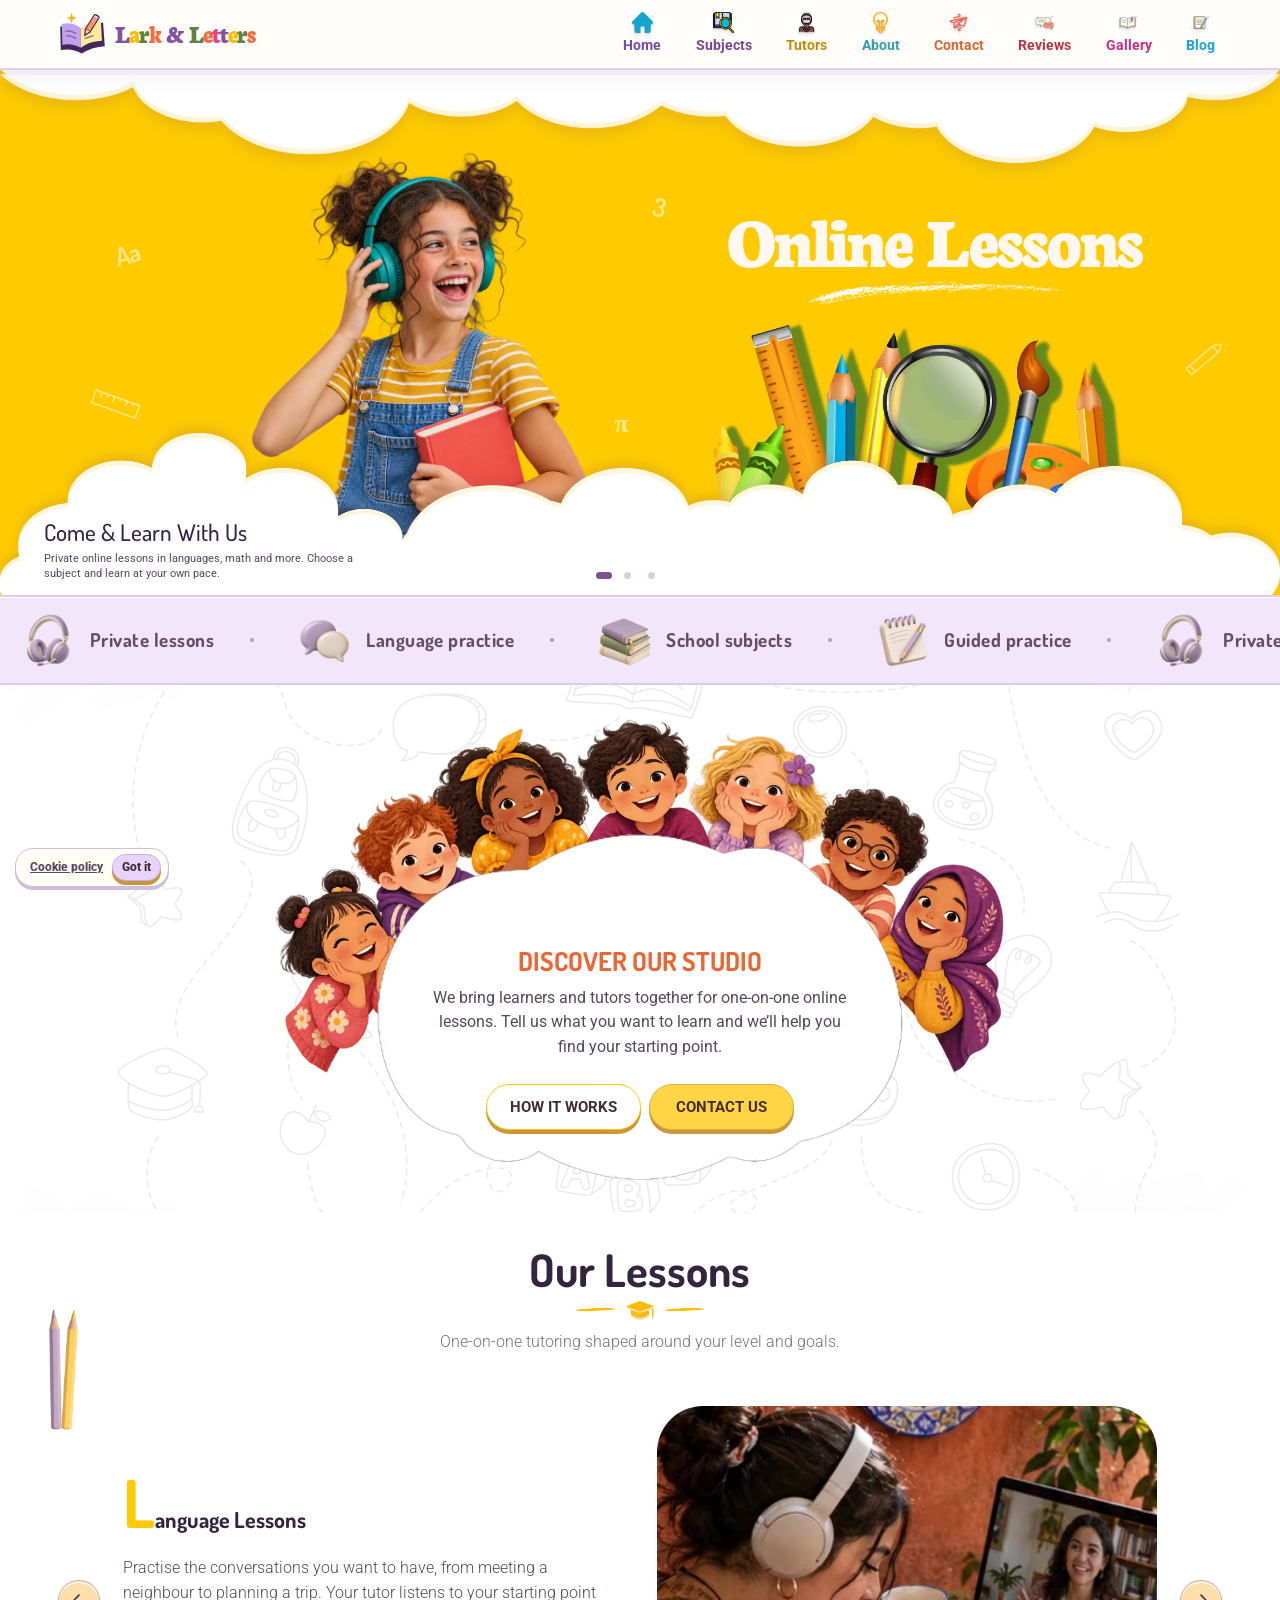
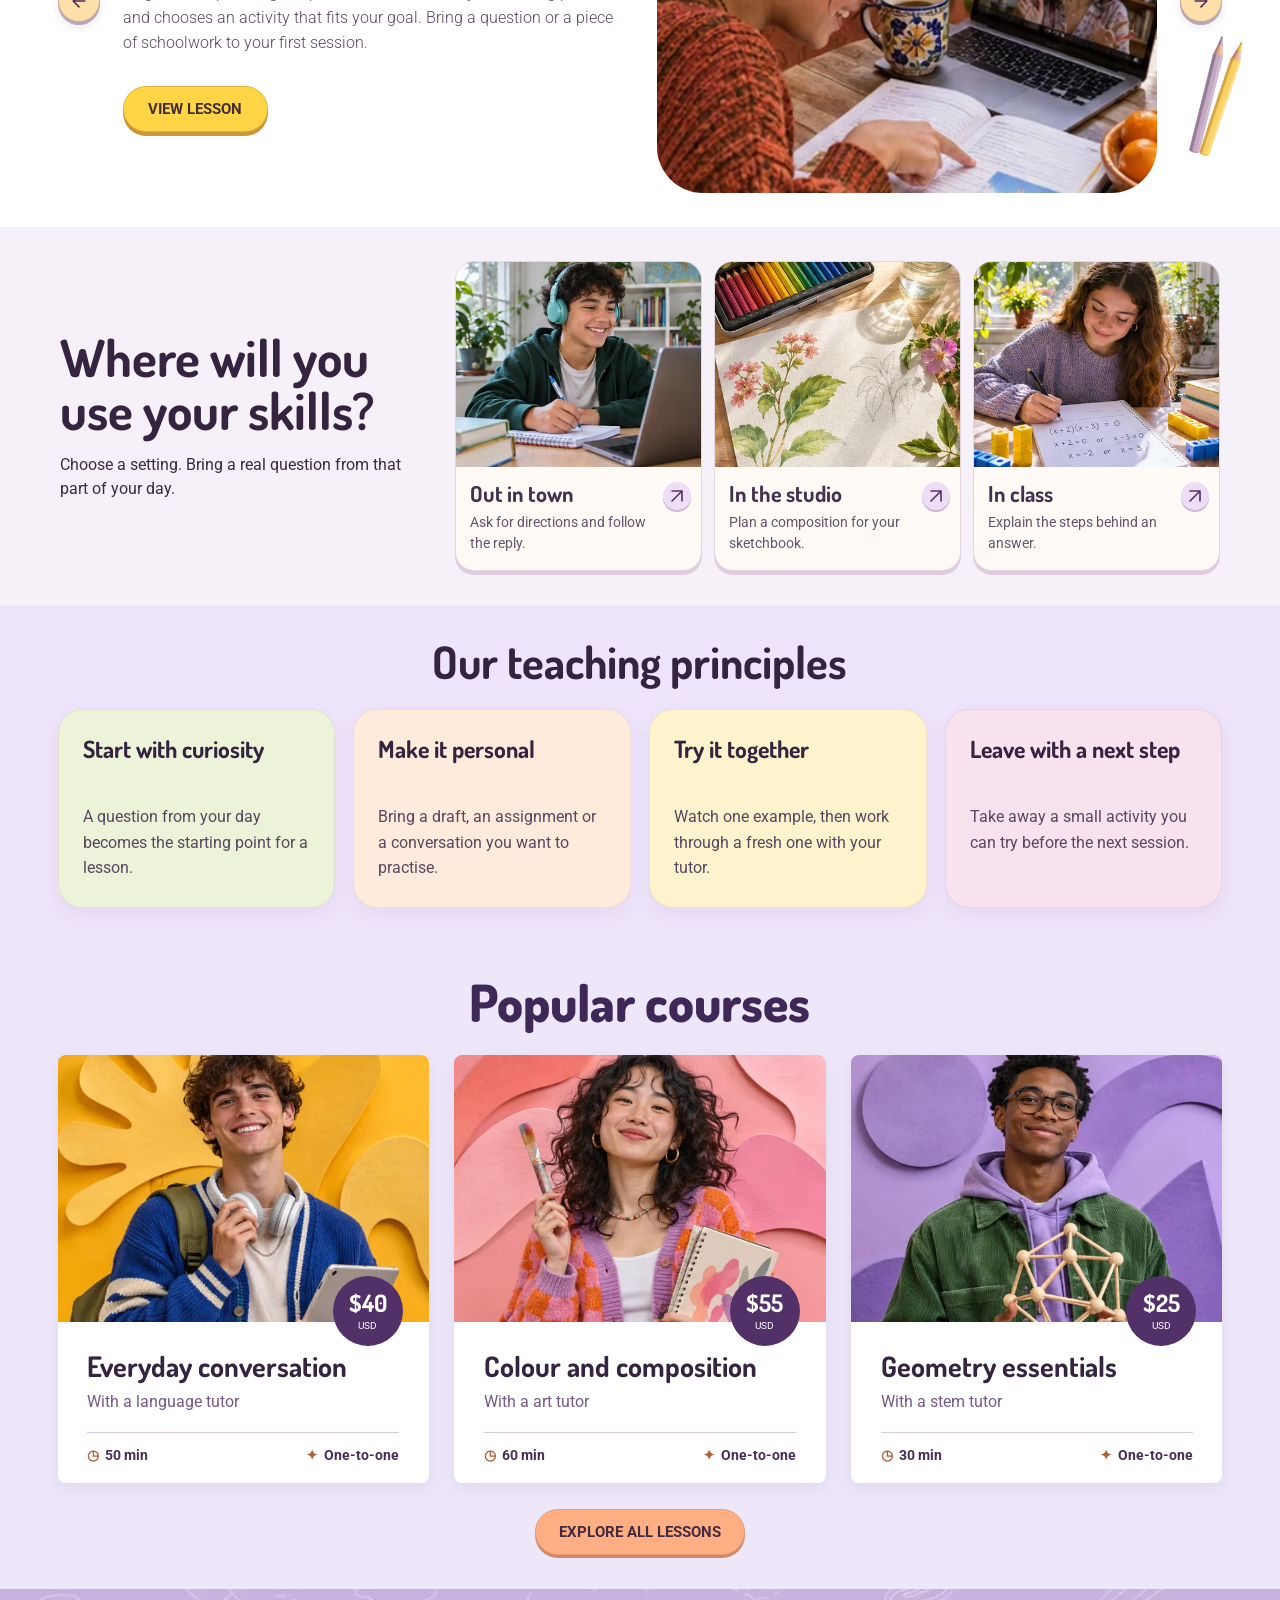
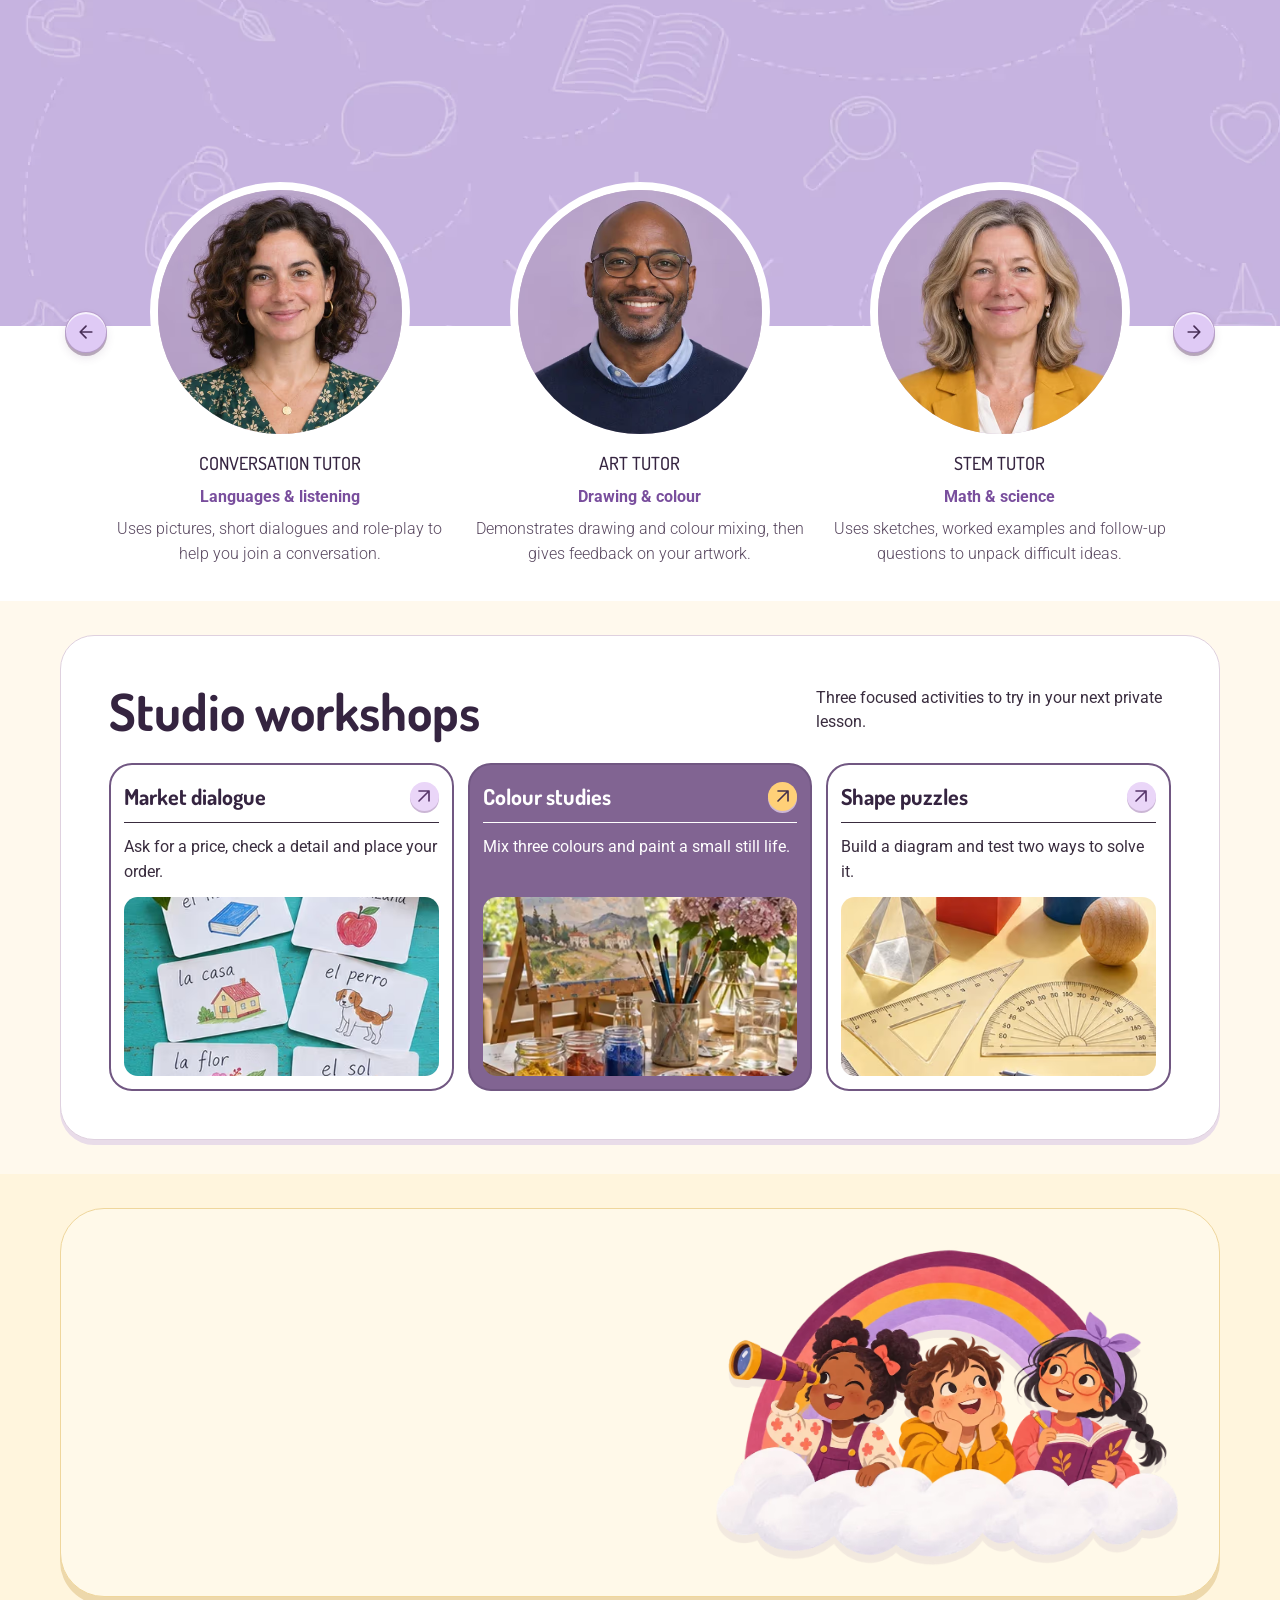
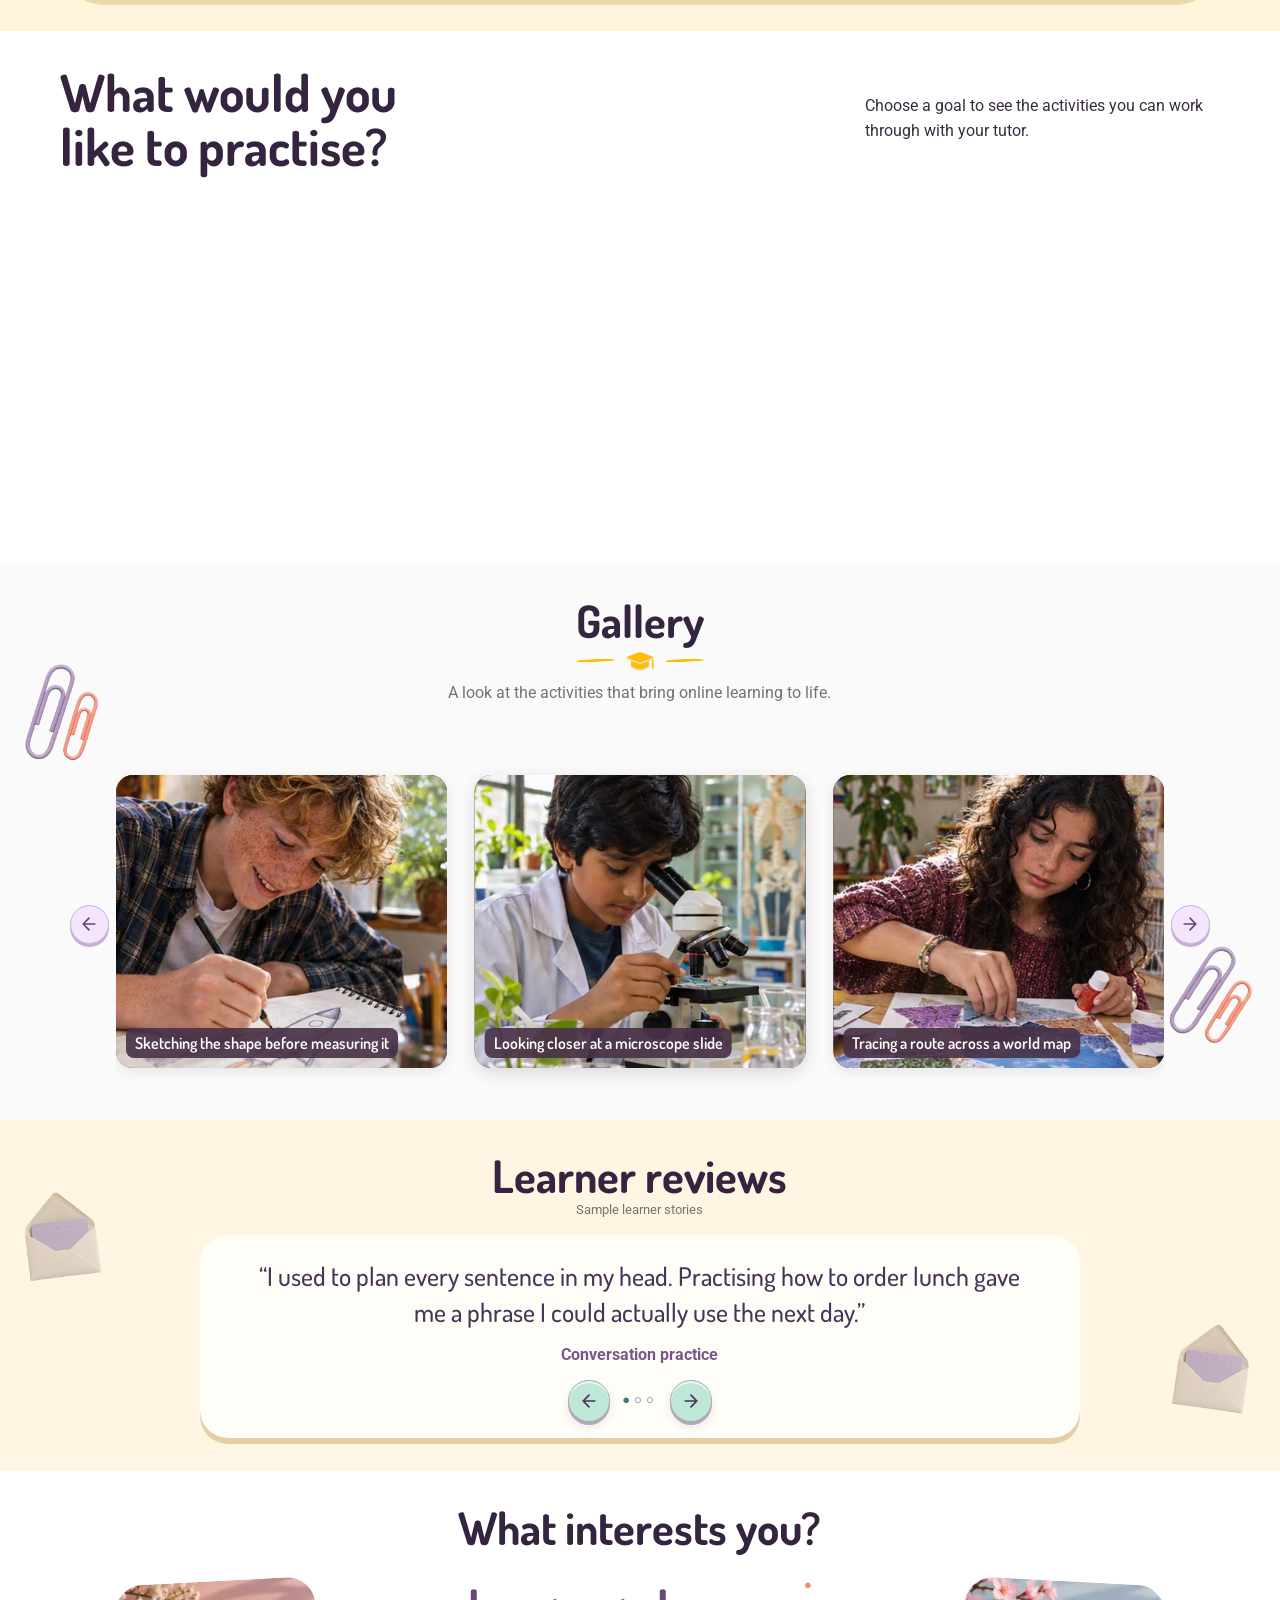
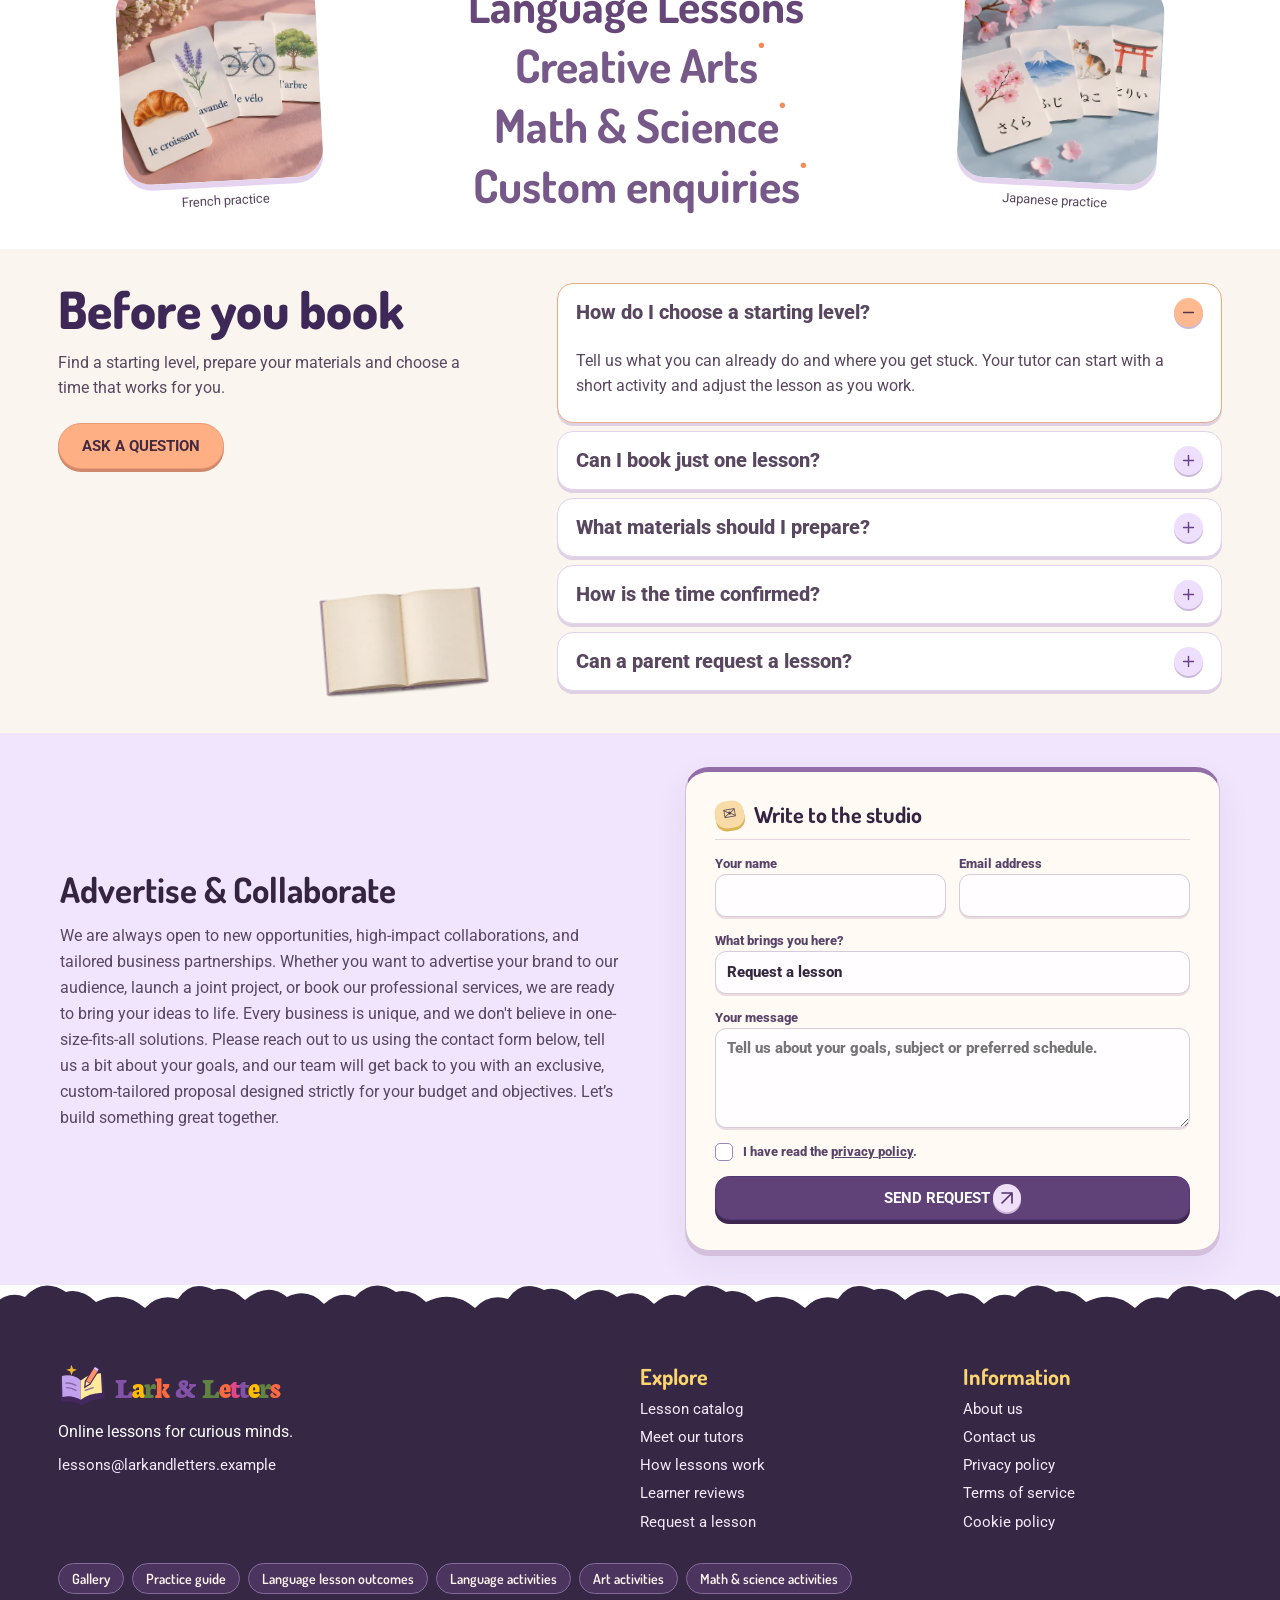
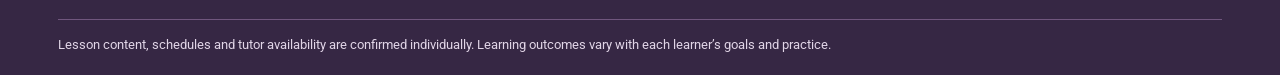
<file: index.html>
<!doctype html><html lang="en"><head><meta charset="utf-8"><meta name="viewport" content="width=device-width,initial-scale=1"><title>Online tutoring | Lark &amp; Letters</title><link rel="icon" href="assets/studio-mark.svg"><link rel="stylesheet" href="assets/site.css"><script defer src="config/config.js"></script><script defer src="assets/site.js"></script><link rel="stylesheet" href="assets/preschool.css"><link rel="stylesheet" href="assets/illustrations.css"><link rel="stylesheet" href="assets/studio.css"><script defer src="assets/studio.js"></script><link rel="stylesheet" href="assets/finish.css"><link rel="stylesheet" href="assets/workshop.css"><script defer src="assets/workshop.js"></script><link rel="stylesheet" href="assets/editorial.css"><link rel="stylesheet" href="assets/collections.css"><link rel="stylesheet" href="assets/detail.css"><script defer src="assets/home-show.js"></script><link rel="stylesheet" href="assets/motion.css"><script defer src="assets/motion.js"></script><link rel="stylesheet" href="assets/booking-book.css"><link rel="stylesheet" href="assets/hero-responsive.css"><link rel="stylesheet" href="assets/navigation.css"><link rel="stylesheet" href="assets/ticker.css"></head><body data-title="Online tutoring"><a class="skip" href="#main">Skip to content</a><header><div class="bar wrap"><a class="brand" href="index.html"><img data-logo src="assets/studio-book.svg" alt=""><span data-name>Lark &amp; Letters</span></a><button class="toggle" aria-label="Open navigation" aria-expanded="false"><svg class="ui-icon icon-menu" xmlns="http://www.w3.org/2000/svg" viewBox="0 0 24 24" width="24" height="24" fill="none" stroke="currentColor" stroke-width="2" stroke-linecap="round" stroke-linejoin="round" aria-hidden="true" focusable="false"><path d="M4 6h16M4 12h16M4 18h16"/></svg><svg class="ui-icon icon-close" xmlns="http://www.w3.org/2000/svg" viewBox="0 0 24 24" width="24" height="24" fill="none" stroke="currentColor" stroke-width="2" stroke-linecap="round" stroke-linejoin="round" aria-hidden="true" focusable="false"><path d="m6 6 12 12M6 18 18 6"/></svg></button><nav><div class="menu-content"><div class="menu-intro"><p>Learn. Create. Discover.</p><h2>Where shall we go?</h2></div><div class="menu-grid"><a data-nav="Home" href="index.html"><img src="assets/nav0.png" alt="">Home</a><div class="subnav"><button class="subject-trigger" type="button" aria-expanded="false" aria-controls="subject-links"><img src="assets/nav1.png" alt="">Subjects</button><div class="sub-list" id="subject-links" inert><a href="language.html">Language Lessons</a><a href="creative-arts.html">Creative Arts</a><a href="math-science.html">Math & Science</a></div></div><a data-nav="Tutors" href="index.html#teachers"><img src="assets/nav2.png" alt="">Tutors</a><a data-nav="About" href="index.html#about"><img src="assets/nav3.png" alt="">About</a><a data-nav="Contact" href="index.html#contact"><img src="assets/nav4.png" alt="">Contact</a><a data-nav="Reviews" href="index.html#reviews"><img src="assets/study0.svg" alt="">Reviews</a><a data-nav="Gallery" href="index.html#gallery"><img src="assets/study1.svg" alt="">Gallery</a><a data-nav="Blog" href="language.html#blog"><img src="assets/study3.svg" alt="">Blog</a></div><div class="menu-footer"><span>One-to-one lessons. Endless possibilities.</span><a class="menu-cta" href="index.html#request-form">Find your lesson <svg class="ui-icon" viewBox="0 0 24 24" fill="none" stroke="currentColor" stroke-width="1.8" stroke-linecap="round" stroke-linejoin="round" aria-hidden="true"><path d="M5 12h14m-6-6 6 6-6 6"/></svg></a></div></div></nav></div></header><main id="main"><section class="hero home-show" aria-roledescription="carousel" aria-label="Featured lessons"><div class="wrap scene"><div class="sky-marks" aria-hidden="true"><span>Aa</span><span>3</span><span>π</span><svg viewBox="0 0 62 22"><path d="M6 8h43l9 5-9 5H6zm6 0v10m36-10v10"/></svg><svg viewBox="0 0 62 22"><path d="M3 3h56v16H3zm8 0v7m8-7v4m8-4v7m8-7v4m8-4v7m8-7v4"/></svg></div><img data-scene="0" class="hero-part is-current portrait" src="assets/hero.avif" alt="A young learner listening with headphones"><img class="hero-part portrait" data-scene="1" src="assets/home-art.avif" alt="" aria-hidden="true" decoding="async"><img class="hero-part portrait" data-scene="2" src="assets/home-science.avif" alt="" aria-hidden="true" decoding="async"><div class="lesson-title"><h1>Online Lessons</h1><svg viewBox="0 0 250 20" aria-hidden="true"><path fill="#fff9ea" d="M2 17Q115-8 248 9 105 2 2 20zm14-1Q108-3 208 6 99 3 16 18z"/></svg></div><img data-scene="0" class="hero-part is-current supplies" src="assets/ref-supplies.avif" alt=""><img class="hero-part supplies" data-scene="1" src="assets/home-paint.avif" alt="" aria-hidden="true" decoding="async"><img class="hero-part supplies" data-scene="2" src="assets/home-lab.avif" alt="" aria-hidden="true" decoding="async"><div class="hero-footer"><div class="cloud-note"><h2>Come &amp; Learn With Us</h2><p>Private online lessons in languages, math and more. Choose a subject and learn at your own pace.</p></div><div class="scene-switch" aria-label="Choose a featured lesson"><button type="button" aria-label="Online Lessons" aria-pressed="true"></button><button type="button" aria-label="Creative Arts" aria-pressed="false"></button><button type="button" aria-label="Math & Science" aria-pressed="false"></button></div></div></div></section><div class="ticker" aria-label="One-on-one lessons, Language practice, School subject support, Individual learning plans"><div aria-hidden="true"><span><img class="ticker-icon" src="assets/ticker-private-real.avif" alt="" width="64" height="64" decoding="async"> Private lessons</span><span><img class="ticker-icon" src="assets/ticker-language-real.avif" alt="" width="64" height="64" decoding="async"> Language practice</span><span><img class="ticker-icon" src="assets/ticker-school-real.avif" alt="" width="64" height="64" decoding="async"> School subjects</span><span><img class="ticker-icon" src="assets/ticker-practice-real.avif" alt="" width="64" height="64" decoding="async"> Guided practice</span><span><img class="ticker-icon" src="assets/ticker-private-real.avif" alt="" width="64" height="64" decoding="async"> Private lessons</span><span><img class="ticker-icon" src="assets/ticker-language-real.avif" alt="" width="64" height="64" decoding="async"> Language practice</span><span><img class="ticker-icon" src="assets/ticker-school-real.avif" alt="" width="64" height="64" decoding="async"> School subjects</span><span><img class="ticker-icon" src="assets/ticker-practice-real.avif" alt="" width="64" height="64" decoding="async"> Guided practice</span><span><img class="ticker-icon" src="assets/ticker-private-real.avif" alt="" width="64" height="64" decoding="async"> Private lessons</span><span><img class="ticker-icon" src="assets/ticker-language-real.avif" alt="" width="64" height="64" decoding="async"> Language practice</span><span><img class="ticker-icon" src="assets/ticker-school-real.avif" alt="" width="64" height="64" decoding="async"> School subjects</span><span><img class="ticker-icon" src="assets/ticker-practice-real.avif" alt="" width="64" height="64" decoding="async"> Guided practice</span><span><img class="ticker-icon" src="assets/ticker-private-real.avif" alt="" width="64" height="64" decoding="async"> Private lessons</span><span><img class="ticker-icon" src="assets/ticker-language-real.avif" alt="" width="64" height="64" decoding="async"> Language practice</span><span><img class="ticker-icon" src="assets/ticker-school-real.avif" alt="" width="64" height="64" decoding="async"> School subjects</span><span><img class="ticker-icon" src="assets/ticker-practice-real.avif" alt="" width="64" height="64" decoding="async"> Guided practice</span></div></div><section id="about" class="discovery"><div class="wrap"><div class="discover"><div><h2>Discover our studio</h2><p>We bring learners and tutors together for one-on-one online lessons. Tell us what you want to learn and we’ll help you find your starting point.</p><a class="btn" href="index.html#how">How it works</a><a class="btn" href="#contact">Contact us</a></div></div></div></section><section id="lessons" class="services"><div class="wrap"><div class="sectitle"><h2>Our Lessons</h2><i aria-hidden="true"><svg viewBox="0 0 40 25" width="30" height="21" fill="currentColor"><path d="m1 8 19-7 19 7-19 7zM8 13l12 4 12-4v6c-8 6-16 6-24 0zm28-2h2v11h-2z"/></svg></i><p>One-on-one tutoring shaped around your level and goals.</p></div><div class="carousel" aria-roledescription="carousel" tabindex="0"><div class="slides"><article class="slide"><div><h3>Language Lessons</h3><p>Practise the conversations you want to have, from meeting a neighbour to planning a trip. Your tutor listens to your starting point and chooses an activity that fits your goal. Bring a question or a piece of schoolwork to your first session.</p><a class="btn" href="language.html">View lesson</a></div><img src="assets/new1.avif" alt="Language Lessons in practice"></article><article class="slide"><div><h3>Creative Arts</h3><p>Turn a simple sketch into a finished illustration. Explore contour, composition and colour with a tutor who can demonstrate each technique. Your tutor listens to your starting point and chooses an activity that fits your goal. Bring a question or a piece of schoolwork to your first session.</p><a class="btn" href="creative-arts.html">View lesson</a></div><img src="assets/arts-session.avif" alt="Creative Arts in practice"></article><article class="slide"><div><h3>Math & Science</h3><p>Work through the idea behind a formula, draw a diagram and try a fresh problem with your tutor beside you. Your tutor listens to your starting point and chooses an activity that fits your goal. Bring a question or a piece of schoolwork to your first session.</p><a class="btn" href="math-science.html">View lesson</a></div><img src="assets/new3.avif" alt="Math & Science in practice"></article></div><div class="controls"><button aria-label="Previous slide"><svg class="ui-icon icon-arrow-left" xmlns="http://www.w3.org/2000/svg" viewBox="0 0 24 24" width="24" height="24" fill="none" stroke="currentColor" stroke-width="2" stroke-linecap="round" stroke-linejoin="round" aria-hidden="true" focusable="false"><path d="M19 12H5m7-7-7 7 7 7"/></svg></button><span aria-hidden="true"></span><button aria-label="Next slide"><svg class="ui-icon icon-arrow-right" xmlns="http://www.w3.org/2000/svg" viewBox="0 0 24 24" width="24" height="24" fill="none" stroke="currentColor" stroke-width="2" stroke-linecap="round" stroke-linejoin="round" aria-hidden="true" focusable="false"><path d="M5 12h14m-7-7 7 7-7 7"/></svg></button></div></div></div></section><section class="look windows"><div class="wrap"><div class="window-row"><header><h2>Where will you<br>use your skills?</h2><p>Choose a setting. Bring a real question from that part of your day.</p></header><a href="language.html"><img src="assets/path1.avif" alt="" loading="lazy"><div><h3>Out in town</h3><p>Ask for directions and follow the reply.</p><span class="card-arrow" aria-hidden="true"><svg class="ui-icon icon-arrow-up-right" xmlns="http://www.w3.org/2000/svg" viewBox="0 0 24 24" width="24" height="24" fill="none" stroke="currentColor" stroke-width="2" stroke-linecap="round" stroke-linejoin="round" aria-hidden="true" focusable="false"><path d="M6 18 18 6M6 6h12v12"/></svg></span></div></a><a href="creative-arts.html"><img src="assets/path8.avif" alt="" loading="lazy"><div><h3>In the studio</h3><p>Plan a composition for your sketchbook.</p><span class="card-arrow" aria-hidden="true"><svg class="ui-icon icon-arrow-up-right" xmlns="http://www.w3.org/2000/svg" viewBox="0 0 24 24" width="24" height="24" fill="none" stroke="currentColor" stroke-width="2" stroke-linecap="round" stroke-linejoin="round" aria-hidden="true" focusable="false"><path d="M6 18 18 6M6 6h12v12"/></svg></span></div></a><a href="math-science.html"><img src="assets/path2.avif" alt="" loading="lazy"><div><h3>In class</h3><p>Explain the steps behind an answer.</p><span class="card-arrow" aria-hidden="true"><svg class="ui-icon icon-arrow-up-right" xmlns="http://www.w3.org/2000/svg" viewBox="0 0 24 24" width="24" height="24" fill="none" stroke="currentColor" stroke-width="2" stroke-linecap="round" stroke-linejoin="round" aria-hidden="true" focusable="false"><path d="M6 18 18 6M6 6h12v12"/></svg></span></div></a></div></div></section><section class="edition principles" id="principles"><div class="wrap"><h2>Our teaching principles</h2><div><article tabindex="0" role="button" aria-expanded="false"><div class="turncard"><div class="front"><h3>Start with curiosity</h3><p>A question from your day becomes the starting point for a lesson.</p></div><div class="back"><img loading="lazy" src="assets/principles1.avif" alt=""><b>Start with curiosity</b></div></div></article><article tabindex="0" role="button" aria-expanded="false"><div class="turncard"><div class="front"><h3>Make it personal</h3><p>Bring a draft, an assignment or a conversation you want to practise.</p></div><div class="back"><img loading="lazy" src="assets/principles2.avif" alt=""><b>Make it personal</b></div></div></article><article tabindex="0" role="button" aria-expanded="false"><div class="turncard"><div class="front"><h3>Try it together</h3><p>Watch one example, then work through a fresh one with your tutor.</p></div><div class="back"><img loading="lazy" src="assets/principles3.avif" alt=""><b>Try it together</b></div></div></article><article tabindex="0" role="button" aria-expanded="false"><div class="turncard"><div class="front"><h3>Leave with a next step</h3><p>Take away a small activity you can try before the next session.</p></div><div class="back"><img loading="lazy" src="assets/principles4.avif" alt=""><b>Leave with a next step</b></div></div></article></div></div></section><section class="popular"><div class="wrap"><h2>Popular courses</h2><div class="course-grid"><a class="course-tile" href="language.html"><div class="course-picture"><img loading="lazy" src="assets/course-1.avif" alt=""><span class="course-price" data-rate="Guided practice"><b>$40</b><small>USD</small></span></div><div class="course-info"><h3>Everyday conversation</h3><p>With a language tutor</p><div><span data-duration="Guided practice">50 min</span><span>One-to-one</span></div></div></a><a class="course-tile" href="creative-arts.html"><div class="course-picture"><img loading="lazy" src="assets/course-2.avif" alt=""><span class="course-price" data-rate="Project feedback"><b>$55</b><small>USD</small></span></div><div class="course-info"><h3>Colour and composition</h3><p>With a art tutor</p><div><span data-duration="Project feedback">60 min</span><span>One-to-one</span></div></div></a><a class="course-tile" href="math-science.html"><div class="course-picture"><img loading="lazy" src="assets/course-3.avif" alt=""><span class="course-price" data-rate="Skill check"><b>$25</b><small>USD</small></span></div><div class="course-info"><h3>Geometry essentials</h3><p>With a stem tutor</p><div><span data-duration="Skill check">30 min</span><span>One-to-one</span></div></div></a></div><a class="btn" href="#lessons">Explore all lessons</a></div></section><section id="teachers" class="teachers"><div class="wrap"><div class="sectitle"><h2>Meet Our Tutors</h2><i aria-hidden="true"><svg viewBox="0 0 40 25" width="30" height="21" fill="currentColor"><path d="m1 8 19-7 19 7-19 7zM8 13l12 4 12-4v6c-8 6-16 6-24 0zm28-2h2v11h-2z"/></svg></i><p>Discover the teaching approaches available for your learning goals.</p></div><div class="tutor-row rotator"><a href="index.html#request-form" class="teacher"><img loading="lazy" src="assets/faculty-1.avif" alt="Conversation tutor"><h3>Conversation tutor</h3><strong>Languages & listening</strong><p>Uses pictures, short dialogues and role-play to help you join a conversation.</p></a><a href="index.html#request-form" class="teacher"><img loading="lazy" src="assets/faculty-2.avif" alt="Art tutor"><h3>Art tutor</h3><strong>Drawing & colour</strong><p>Demonstrates drawing and colour mixing, then gives feedback on your artwork.</p></a><a href="index.html#request-form" class="teacher"><img loading="lazy" src="assets/faculty-3.avif" alt="STEM tutor"><h3>STEM tutor</h3><strong>Math & science</strong><p>Uses sketches, worked examples and follow-up questions to unpack difficult ideas.</p></a><a href="#request-form" class="teacher"><img loading="lazy" src="assets/faculty-4.avif" alt="Reading tutor"><h3>Reading tutor</h3><strong>Reading & comprehension</strong><p>Explore a short text together, then retell the story in your own words.</p></a><a href="#request-form" class="teacher"><img loading="lazy" src="assets/faculty-5.avif" alt="Study coach"><h3>Study coach</h3><strong>Planning & revision</strong><p>Turn a busy week into a manageable sequence of study sessions.</p></a><a href="#request-form" class="teacher"><img loading="lazy" src="assets/faculty-6.avif" alt="Presentation tutor"><h3>Presentation tutor</h3><strong>Speaking at work</strong><p>Rehearse a clear opening and field questions from your audience.</p></a></div></div></section><section class="look syllabus" id="catalog"><div class="wrap"><div class="syllabus-box"><header><h2>Studio workshops</h2><p>Three focused activities to try in your next private lesson.</p></header><div class="syllabus-row"><a href="language.html"><div><h3>Market dialogue</h3><i><svg class="ui-icon icon-arrow-up-right" xmlns="http://www.w3.org/2000/svg" viewBox="0 0 24 24" width="24" height="24" fill="none" stroke="currentColor" stroke-width="2" stroke-linecap="round" stroke-linejoin="round" aria-hidden="true" focusable="false"><path d="M6 18 18 6M6 6h12v12"/></svg></i></div><p>Ask for a price, check a detail and place your order.</p><img src="assets/path4.avif" loading="lazy" alt=""></a><a href="creative-arts.html"><div><h3>Colour studies</h3><i><svg class="ui-icon icon-arrow-up-right" xmlns="http://www.w3.org/2000/svg" viewBox="0 0 24 24" width="24" height="24" fill="none" stroke="currentColor" stroke-width="2" stroke-linecap="round" stroke-linejoin="round" aria-hidden="true" focusable="false"><path d="M6 18 18 6M6 6h12v12"/></svg></i></div><p>Mix three colours and paint a small still life.</p><img src="assets/creative-arts-space.avif" loading="lazy" alt=""></a><a href="math-science.html"><div><h3>Shape puzzles</h3><i><svg class="ui-icon icon-arrow-up-right" xmlns="http://www.w3.org/2000/svg" viewBox="0 0 24 24" width="24" height="24" fill="none" stroke="currentColor" stroke-width="2" stroke-linecap="round" stroke-linejoin="round" aria-hidden="true" focusable="false"><path d="M6 18 18 6M6 6h12v12"/></svg></i></div><p>Build a diagram and test two ways to solve it.</p><img src="assets/path5.avif" loading="lazy" alt=""></a></div></div></div></section><section id="how" class="event"><div class="wrap"><div class="event-layout"><div><h2>Your first online lesson</h2><p>Bring a question, meet your tutor and decide together what you would like to work on next.</p><div class="steps"><button type="button">Choose</button><button type="button">Meet</button><button type="button">Learn</button><button type="button">Practise</button></div><p class="step-note" aria-live="polite">Choose a subject and tell us what you want to practise.</p></div><img src="assets/rainbow-v2.avif" alt=""></div></div></section><section class="look guide" id="practice-guide"><div class="wrap"><header><h2>What would you<br>like to practise?</h2><p>Choose a goal to see the activities you can work through with your tutor.</p></header><div class="guide-shell"><div class="guide-nav"><button type="button" aria-pressed="true">Start a conversation</button><button type="button" aria-pressed="false">Mix a palette</button><button type="button" aria-pressed="false">Solve a problem</button><button type="button" aria-pressed="false">Prepare a talk</button></div><div class="guide-content"><article><div><h3>Rehearse a conversation you want to have this week.</h3><ul><li>Choose a setting</li><li>Learn opening phrases</li><li>Practise a reply</li></ul><a href="language.html">Explore lesson</a></div><img class="goal-photo" src="assets/practice-1.avif" alt="Rehearsing a conversation online" loading="lazy"></article><article hidden><div><h3>Build a small palette for a painting you want to make.</h3><ul><li>Choose three colours</li><li>Mix swatches</li><li>Try a colour study</li></ul><a href="creative-arts.html">Explore lesson</a></div><img class="goal-photo" src="assets/practice-2.avif" alt="Mixing watercolour paints" loading="lazy"></article><article hidden><div><h3>Work through one difficult question at your own pace.</h3><ul><li>Draw a model</li><li>Try a method</li><li>Check the answer</li></ul><a href="math-science.html">Explore lesson</a></div><img class="goal-photo" src="assets/practice-3.avif" alt="Working with geometric shapes" loading="lazy"></article><article hidden><div><h3>Build a short talk and rehearse the questions that follow.</h3><ul><li>Plan an opening</li><li>Order your ideas</li><li>Rehearse aloud</li></ul><a href="language.html">Explore lesson</a></div><img class="goal-photo" src="assets/practice-4.avif" alt="Rehearsing a presentation" loading="lazy"></article></div></div></div></section><section id="gallery" class="gallery"><div class="wrap"><div class="sectitle"><h2>Gallery</h2><i aria-hidden="true"><svg viewBox="0 0 40 25" width="30" height="21" fill="currentColor"><path d="m1 8 19-7 19 7-19 7zM8 13l12 4 12-4v6c-8 6-16 6-24 0zm28-2h2v11h-2z"/></svg></i><p>A look at the activities that bring online learning to life.</p></div><div class="gallery-grid rotator" tabindex="0" aria-label="Lesson photographs"><figure><img loading="lazy" src="assets/new7.avif" alt="Sketching the shape before measuring it"><figcaption>Sketching the shape before measuring it</figcaption></figure><figure><img loading="lazy" src="assets/new8.avif" alt="Looking closer at a microscope slide"><figcaption>Looking closer at a microscope slide</figcaption></figure><figure><img loading="lazy" src="assets/new9.avif" alt="Tracing a route across a world map"><figcaption>Tracing a route across a world map</figcaption></figure><figure><img loading="lazy" src="assets/feature1.avif" alt="Building a solar car field journal"><figcaption>Building a solar car</figcaption></figure><figure><img loading="lazy" src="assets/path9.avif" alt="Setting up for a listening exercise"><figcaption>Setting up for a listening exercise</figcaption></figure><figure><img loading="lazy" src="assets/photo4.avif" alt="Finding a country on the globe"><figcaption>Finding a country on the globe</figcaption></figure></div></div></section><section id="reviews" class="reviews-section"><div class="wrap"><div class="sectitle"><h2>Learner reviews</h2><p>Sample learner stories</p></div><div class="carousel review-loop" tabindex="0" aria-label="Sample learner stories"><div class="slides"><article class="slide"><blockquote>“I used to plan every sentence in my head. Practising how to order lunch gave me a phrase I could actually use the next day.”</blockquote><strong>Conversation practice</strong></article><article class="slide"><blockquote>“Drawing the fractions together made the homework click. I could explain my answer afterwards, which was the best part.”</blockquote><strong>School maths</strong></article><article class="slide"><blockquote>“We worked on the opening of my presentation and practised answering questions. The next meeting felt much less stressful.”</blockquote><strong>Professional English</strong></article></div><div class="controls"><button aria-label="Previous review"><svg class="ui-icon icon-arrow-left" xmlns="http://www.w3.org/2000/svg" viewBox="0 0 24 24" width="24" height="24" fill="none" stroke="currentColor" stroke-width="2" stroke-linecap="round" stroke-linejoin="round" aria-hidden="true" focusable="false"><path d="M19 12H5m7-7-7 7 7 7"/></svg></button><span aria-hidden="true"></span><button aria-label="Next review"><svg class="ui-icon icon-arrow-right" xmlns="http://www.w3.org/2000/svg" viewBox="0 0 24 24" width="24" height="24" fill="none" stroke="currentColor" stroke-width="2" stroke-linecap="round" stroke-linejoin="round" aria-hidden="true" focusable="false"><path d="M5 12h14m-7-7 7 7-7 7"/></svg></button></div></div></div></section><section class="edition subjectindex" id="interest-index"><div class="wrap"><h2>What interests you?</h2><div class="index-layout"><figure><img loading="lazy" src="assets/interest1.avif" alt="A study journal"><figcaption>From your notebook</figcaption></figure><div><a href="language.html">Language Lessons<i aria-hidden="true">●</i></a><a href="creative-arts.html">Creative Arts<i aria-hidden="true">●</i></a><a href="math-science.html">Math & Science<i aria-hidden="true">●</i></a><a href="index.html#request-form">Custom enquiries<i aria-hidden="true">●</i></a></div><figure><img loading="lazy" src="assets/interest2.avif" alt="A close look at a study activity"><figcaption>Into the lesson</figcaption></figure></div></div></section><section class="before-booking"><div class="wrap"><div class="booking-intro"><h2>Before you book</h2><p>Find a starting level, prepare your materials and choose a time that works for you.</p><a class="btn" href="#request-form">Ask a question</a><div class="booking-book" aria-hidden="true"><div class="book-stage"><img class="book-base" src="assets/booking-book-real.avif" alt="" width="1536" height="1024" loading="lazy" decoding="async"><span class="book-sheet book-sheet-1"><span class="book-side book-side-front"></span><span class="book-side book-side-back"></span></span><span class="book-sheet book-sheet-2"><span class="book-side book-side-front"></span><span class="book-side book-side-back"></span></span><span class="book-sheet book-sheet-3"><span class="book-side book-side-front"></span><span class="book-side book-side-back"></span></span></div></div></div><div class="faq"><details name="booking-help" open><summary>How do I choose a starting level?<span class="faq-icon" aria-hidden="true"><svg class="ui-icon" xmlns="http://www.w3.org/2000/svg" viewBox="0 0 24 24" width="24" height="24" fill="none" stroke="currentColor" stroke-width="2" stroke-linecap="round" focusable="false"><path d="M5 12h14"/><path class="icon-vertical" d="M12 5v14"/></svg></span></summary><p>Tell us what you can already do and where you get stuck. Your tutor can start with a short activity and adjust the lesson as you work.</p></details><details name="booking-help"><summary>Can I book just one lesson?<span class="faq-icon" aria-hidden="true"><svg class="ui-icon" xmlns="http://www.w3.org/2000/svg" viewBox="0 0 24 24" width="24" height="24" fill="none" stroke="currentColor" stroke-width="2" stroke-linecap="round" focusable="false"><path d="M5 12h14"/><path class="icon-vertical" d="M12 5v14"/></svg></span></summary><p>Yes. Choose a single session and describe the question, artwork or school task you want to bring.</p></details><details name="booking-help"><summary>What materials should I prepare?<span class="faq-icon" aria-hidden="true"><svg class="ui-icon" xmlns="http://www.w3.org/2000/svg" viewBox="0 0 24 24" width="24" height="24" fill="none" stroke="currentColor" stroke-width="2" stroke-linecap="round" focusable="false"><path d="M5 12h14"/><path class="icon-vertical" d="M12 5v14"/></svg></span></summary><p>For language practice, bring a topic. For maths, bring a problem and paper. For art, a pencil and sketchbook are enough to start.</p></details><details name="booking-help"><summary>How is the time confirmed?<span class="faq-icon" aria-hidden="true"><svg class="ui-icon" xmlns="http://www.w3.org/2000/svg" viewBox="0 0 24 24" width="24" height="24" fill="none" stroke="currentColor" stroke-width="2" stroke-linecap="round" focusable="false"><path d="M5 12h14"/><path class="icon-vertical" d="M12 5v14"/></svg></span></summary><p>Include your time zone and preferred days in the request. The team will reply by email with available options.</p></details><details name="booking-help"><summary>Can a parent request a lesson?<span class="faq-icon" aria-hidden="true"><svg class="ui-icon" xmlns="http://www.w3.org/2000/svg" viewBox="0 0 24 24" width="24" height="24" fill="none" stroke="currentColor" stroke-width="2" stroke-linecap="round" focusable="false"><path d="M5 12h14"/><path class="icon-vertical" d="M12 5v14"/></svg></span></summary><p>Yes. A parent or guardian can send the request and describe the learner’s goals and the support they need.</p></details></div></div></section><section id="contact" class="aqua"><div class="wrap"><div class="contact"><div><h2 data-collab-title>Advertise &amp; Collaborate</h2><p data-collab-text>We are always open to new opportunities, high-impact collaborations, and tailored business partnerships. Whether you want to advertise your brand to our audience, launch a joint project, or book our professional services, we are ready to bring your ideas to life. Every business is unique, and we don't believe in one-size-fits-all solutions. Please reach out to us using the contact form below, tell us a bit about your goals, and our team will get back to you with an exclusive, custom-tailored proposal designed strictly for your budget and objectives. Let’s build something great together.</p></div><form id="request-form" action="contact.php" method="post"><div class="form-title"><span aria-hidden="true">✉</span><h3>Write to the studio</h3></div><div class="fields"><label>Your name<input name="name" required maxlength="100" autocomplete="name"></label><label>Email address<input type="email" name="email" required maxlength="254" autocomplete="email"></label></div><label>What brings you here?<select name="topic"><option>Request a lesson</option><option>Advertising</option><option>Collaboration</option><option>General information</option><option>Feedback</option></select></label><label>Your message<textarea name="message" required minlength="10" maxlength="4000" placeholder="Tell us about your goals, subject or preferred schedule."></textarea></label><label class="trap" aria-hidden="true">Website<input name="website" tabindex="-1" autocomplete="off"></label><label class="check"><input type="checkbox" name="consent" value="yes" required><span>I have read the <a href="privacy.html">privacy policy</a>.</span></label><button class="btn ink">Send request <span class="go" aria-hidden="true"><svg class="ui-icon icon-arrow-up-right" xmlns="http://www.w3.org/2000/svg" viewBox="0 0 24 24" width="24" height="24" fill="none" stroke="currentColor" stroke-width="2" stroke-linecap="round" stroke-linejoin="round" aria-hidden="true" focusable="false"><path d="M6 18 18 6M6 6h12v12"/></svg></span></button><p role="status"></p></form></div></div></section></main><footer><div class="footer-wave" aria-hidden="true"></div><div class="wrap foot"><div><a class="brand" href="index.html"><img data-logo src="assets/studio-book.svg" alt=""><span data-name>Lark &amp; Letters</span></a><p data-footer></p><a data-email></a><p data-address></p></div><div><strong>Explore</strong><a class="" href="index.html#catalog">Lesson catalog</a><a class="" href="index.html#teachers">Meet our tutors</a><a class="" href="index.html#how">How lessons work</a><a class="" href="index.html#reviews">Learner reviews</a><a class="" href="index.html#request-form">Request a lesson</a></div><div><strong>Information</strong><a class="" href="index.html#about">About us</a><a class="" href="index.html#contact">Contact us</a><a class="" href="privacy.html">Privacy policy</a><a class="" href="terms.html">Terms of service</a><a class="" href="cookies.html">Cookie policy</a></div></div><div class="wrap foot-jumps"><a href="index.html#gallery">Gallery</a><a href="index.html#practice-guide">Practice guide</a><a href="language.html#outcomes">Language lesson outcomes</a><a href="language.html#blog">Language activities</a><a href="creative-arts.html#blog">Art activities</a><a href="math-science.html#blog">Math &amp; science activities</a></div><p class="wrap fine" data-disclaimer></p></footer><aside class="policy" hidden><a href="cookies.html">Cookie policy</a><button>Got it</button></aside><div class="loader" aria-hidden="true"><img src="assets/studio-book.svg" alt=""></div></body></html>
</file>
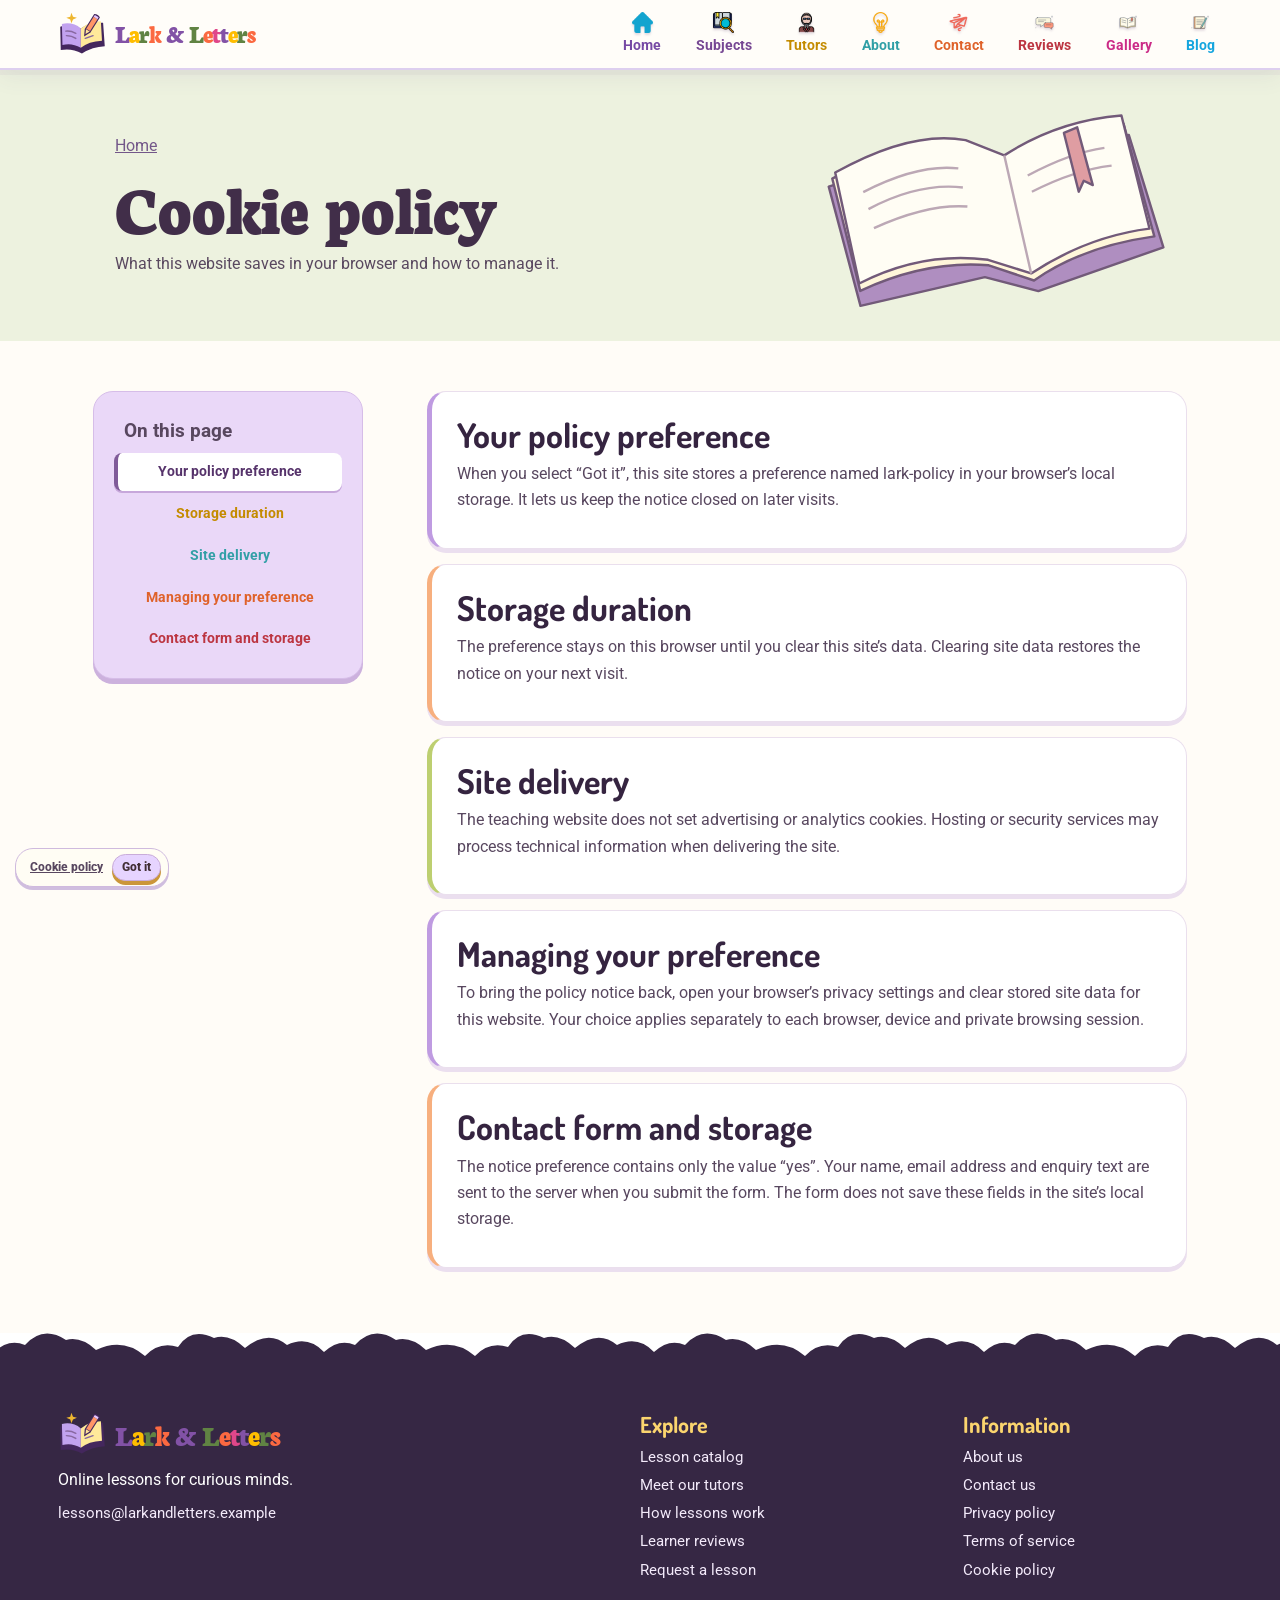
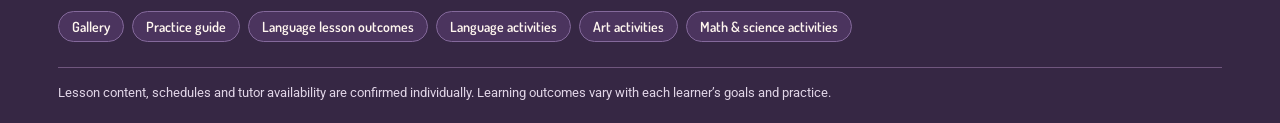
<file: cookies.html>
<!doctype html><html lang="en"><head><meta charset="utf-8"><meta name="viewport" content="width=device-width,initial-scale=1"><title>Cookie policy | Lark &amp; Letters</title><link rel="icon" href="assets/studio-mark.svg"><link rel="stylesheet" href="assets/site.css"><script defer src="config/config.js"></script><script defer src="assets/site.js"></script><link rel="stylesheet" href="assets/preschool.css"><link rel="stylesheet" href="assets/legal.css"><script defer src="assets/legal.js"></script><link rel="stylesheet" href="assets/illustrations.css"><link rel="stylesheet" href="assets/studio.css"><script defer src="assets/studio.js"></script><link rel="stylesheet" href="assets/finish.css"><link rel="stylesheet" href="assets/workshop.css"><script defer src="assets/workshop.js"></script><link rel="stylesheet" href="assets/editorial.css"><link rel="stylesheet" href="assets/collections.css"><link rel="stylesheet" href="assets/detail.css"><link rel="stylesheet" href="assets/motion.css"><script defer src="assets/motion.js"></script><link rel="stylesheet" href="assets/navigation.css"></head><body data-title="Cookie policy"><a class="skip" href="#main">Skip to content</a><header><div class="bar wrap"><a class="brand" href="index.html"><img data-logo src="assets/studio-book.svg" alt=""><span data-name>Lark &amp; Letters</span></a><button class="toggle" aria-label="Open navigation" aria-expanded="false"><svg class="ui-icon icon-menu" xmlns="http://www.w3.org/2000/svg" viewBox="0 0 24 24" width="24" height="24" fill="none" stroke="currentColor" stroke-width="2" stroke-linecap="round" stroke-linejoin="round" aria-hidden="true" focusable="false"><path d="M4 6h16M4 12h16M4 18h16"/></svg><svg class="ui-icon icon-close" xmlns="http://www.w3.org/2000/svg" viewBox="0 0 24 24" width="24" height="24" fill="none" stroke="currentColor" stroke-width="2" stroke-linecap="round" stroke-linejoin="round" aria-hidden="true" focusable="false"><path d="m6 6 12 12M6 18 18 6"/></svg></button><nav><div class="menu-content"><div class="menu-intro"><p>Learn. Create. Discover.</p><h2>Where shall we go?</h2></div><div class="menu-grid"><a data-nav="Home" href="index.html"><img src="assets/nav0.png" alt="">Home</a><div class="subnav"><button class="subject-trigger" type="button" aria-expanded="false" aria-controls="subject-links"><img src="assets/nav1.png" alt="">Subjects</button><div class="sub-list" id="subject-links" inert><a href="language.html">Language Lessons</a><a href="creative-arts.html">Creative Arts</a><a href="math-science.html">Math & Science</a></div></div><a data-nav="Tutors" href="index.html#teachers"><img src="assets/nav2.png" alt="">Tutors</a><a data-nav="About" href="index.html#about"><img src="assets/nav3.png" alt="">About</a><a data-nav="Contact" href="index.html#contact"><img src="assets/nav4.png" alt="">Contact</a><a data-nav="Reviews" href="index.html#reviews"><img src="assets/study0.svg" alt="">Reviews</a><a data-nav="Gallery" href="index.html#gallery"><img src="assets/study1.svg" alt="">Gallery</a><a data-nav="Blog" href="language.html#blog"><img src="assets/study3.svg" alt="">Blog</a></div><div class="menu-footer"><span>One-to-one lessons. Endless possibilities.</span><a class="menu-cta" href="index.html#request-form">Find your lesson <svg class="ui-icon" viewBox="0 0 24 24" fill="none" stroke="currentColor" stroke-width="1.8" stroke-linecap="round" stroke-linejoin="round" aria-hidden="true"><path d="M5 12h14m-6-6 6 6-6 6"/></svg></a></div></div></nav></div></header><main id="main" class="legal-page"><div class="legal-hero legal-cookies"><div class="wrap"><a href="index.html">Home</a><h1>Cookie policy</h1><p>What this website saves in your browser and how to manage it.</p></div></div><div class="legal-grid wrap"><nav class="legal-nav" aria-label="On this page"><strong>On this page</strong><a href="#your-policy-preference">Your policy preference</a><a href="#storage-duration">Storage duration</a><a href="#site-delivery">Site delivery</a><a href="#managing-your-preference">Managing your preference</a><a href="#contact-form-and-storage">Contact form and storage</a></nav><div class="legal-copy"><article id="your-policy-preference"><h2>Your policy preference</h2><p>When you select “Got it”, this site stores a preference named lark-policy in your browser’s local storage. It lets us keep the notice closed on later visits.</p></article><article id="storage-duration"><h2>Storage duration</h2><p>The preference stays on this browser until you clear this site’s data. Clearing site data restores the notice on your next visit.</p></article><article id="site-delivery"><h2>Site delivery</h2><p>The teaching website does not set advertising or analytics cookies. Hosting or security services may process technical information when delivering the site.</p></article><article id="managing-your-preference"><h2>Managing your preference</h2><p>To bring the policy notice back, open your browser’s privacy settings and clear stored site data for this website. Your choice applies separately to each browser, device and private browsing session.</p></article><article id="contact-form-and-storage"><h2>Contact form and storage</h2><p>The notice preference contains only the value “yes”. Your name, email address and enquiry text are sent to the server when you submit the form. The form does not save these fields in the site’s local storage.</p></article></div></div></main><footer><div class="footer-wave" aria-hidden="true"></div><div class="wrap foot"><div><a class="brand" href="index.html"><img data-logo src="assets/studio-book.svg" alt=""><span data-name>Lark &amp; Letters</span></a><p data-footer></p><a data-email></a><p data-address></p></div><div><strong>Explore</strong><a class="" href="index.html#catalog">Lesson catalog</a><a class="" href="index.html#teachers">Meet our tutors</a><a class="" href="index.html#how">How lessons work</a><a class="" href="index.html#reviews">Learner reviews</a><a class="" href="index.html#request-form">Request a lesson</a></div><div><strong>Information</strong><a class="" href="index.html#about">About us</a><a class="" href="index.html#contact">Contact us</a><a class="" href="privacy.html">Privacy policy</a><a class="" href="terms.html">Terms of service</a><a class="" href="cookies.html">Cookie policy</a></div></div><div class="wrap foot-jumps"><a href="index.html#gallery">Gallery</a><a href="index.html#practice-guide">Practice guide</a><a href="language.html#outcomes">Language lesson outcomes</a><a href="language.html#blog">Language activities</a><a href="creative-arts.html#blog">Art activities</a><a href="math-science.html#blog">Math &amp; science activities</a></div><p class="wrap fine" data-disclaimer></p></footer><aside class="policy" hidden><a href="cookies.html">Cookie policy</a><button>Got it</button></aside><div class="loader" aria-hidden="true"><img src="assets/studio-book.svg" alt=""></div></body></html>
</file>
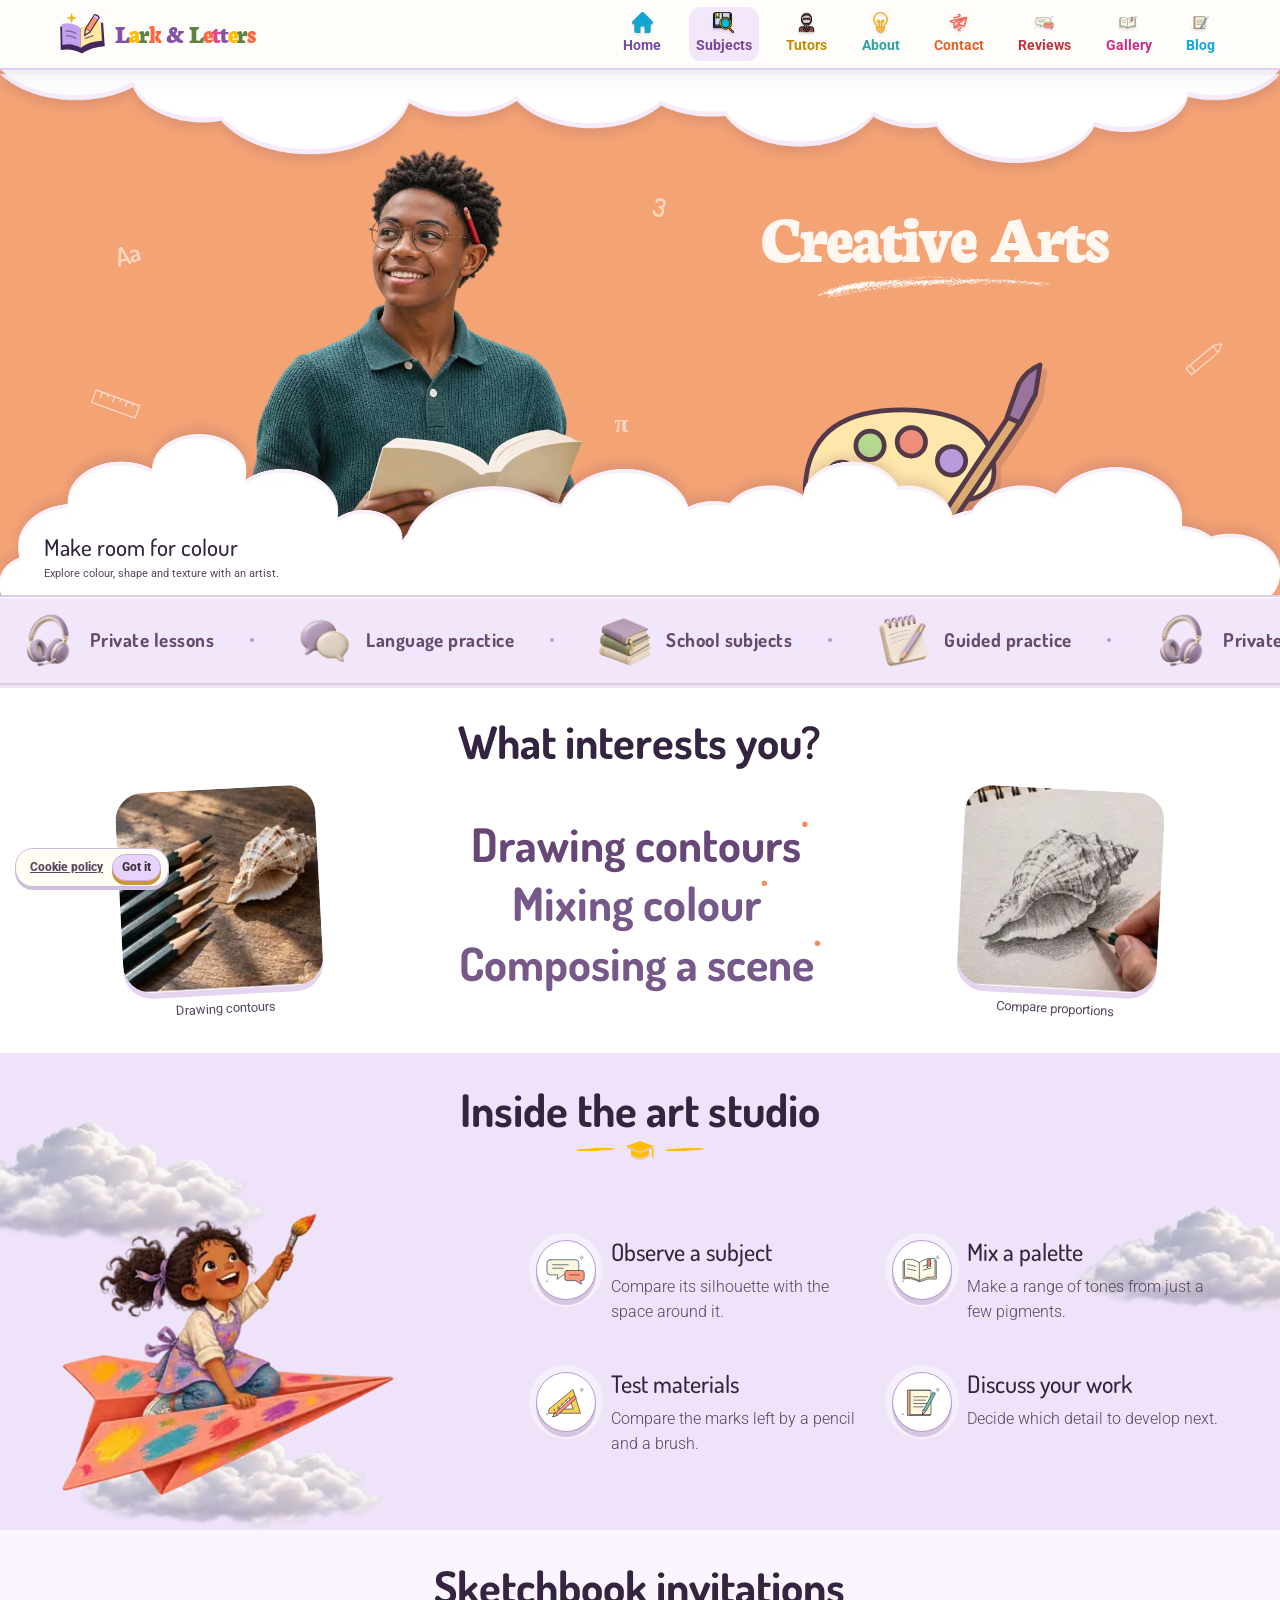
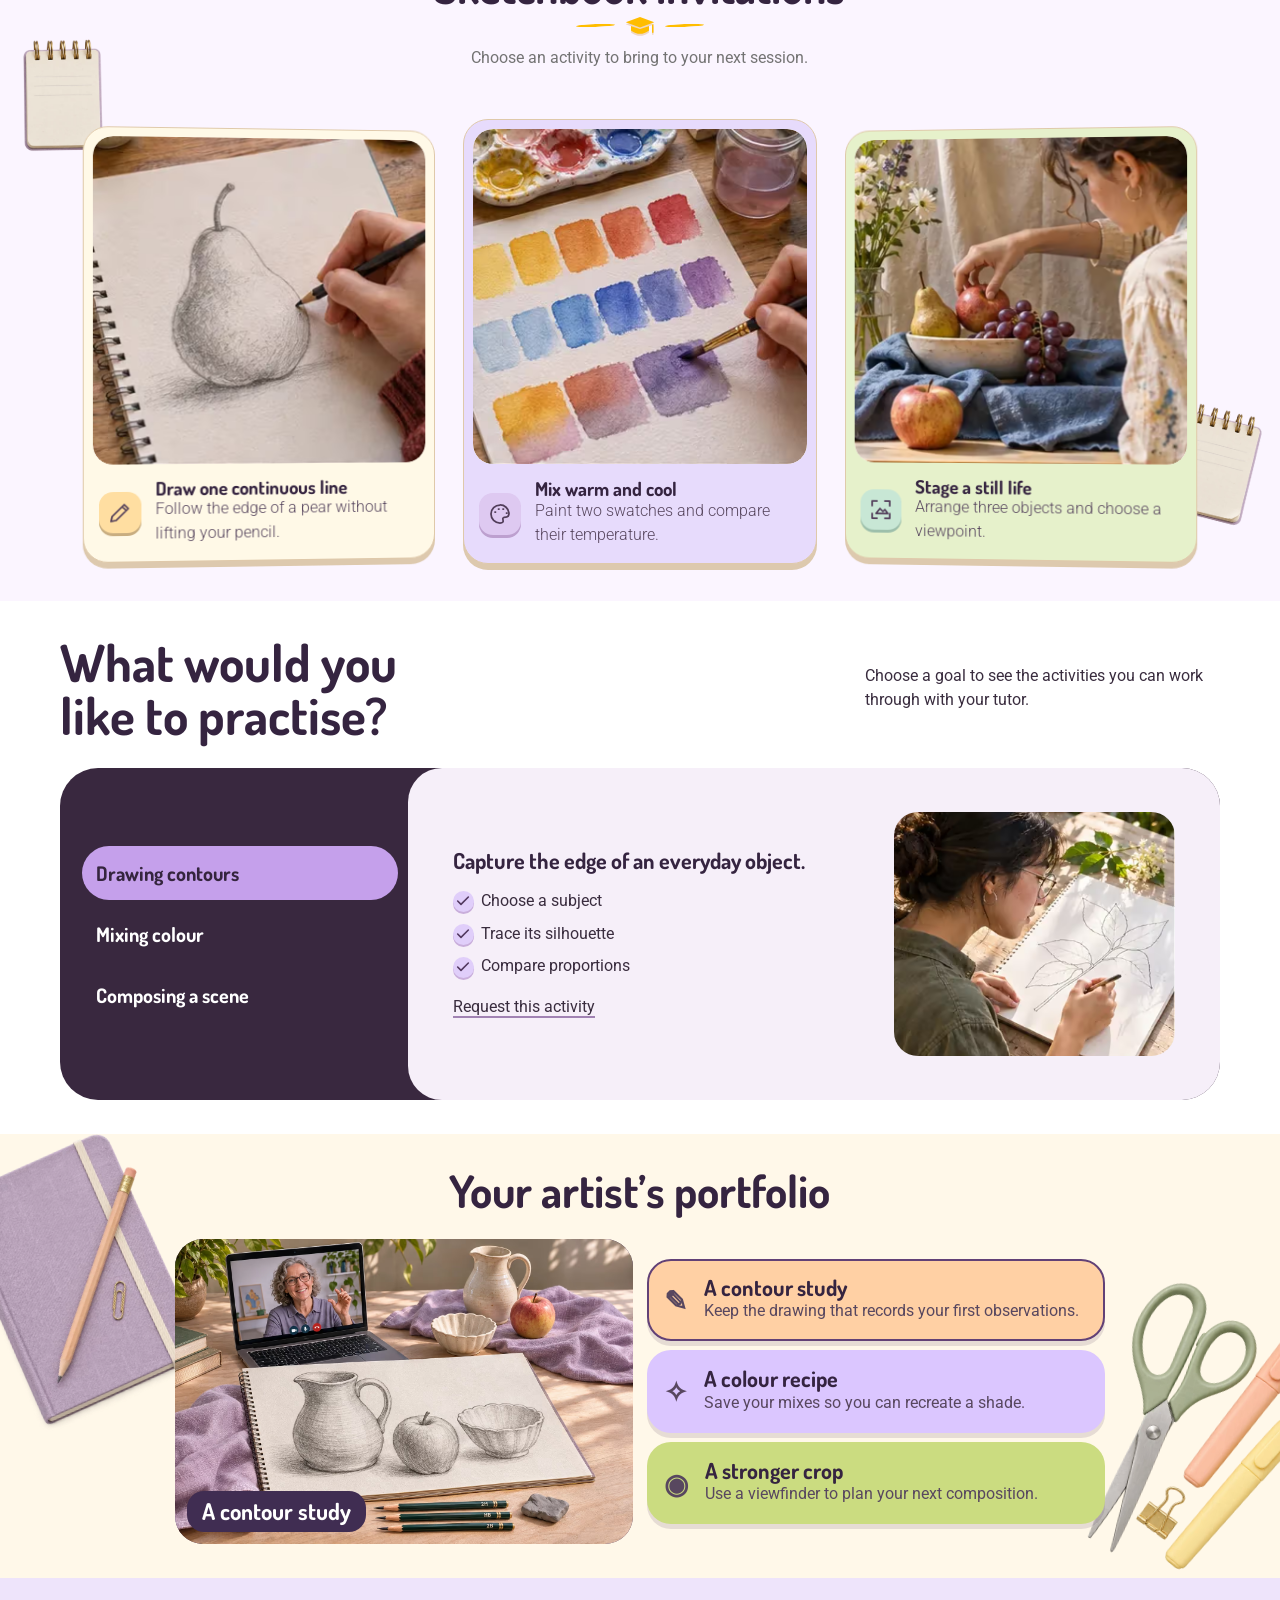
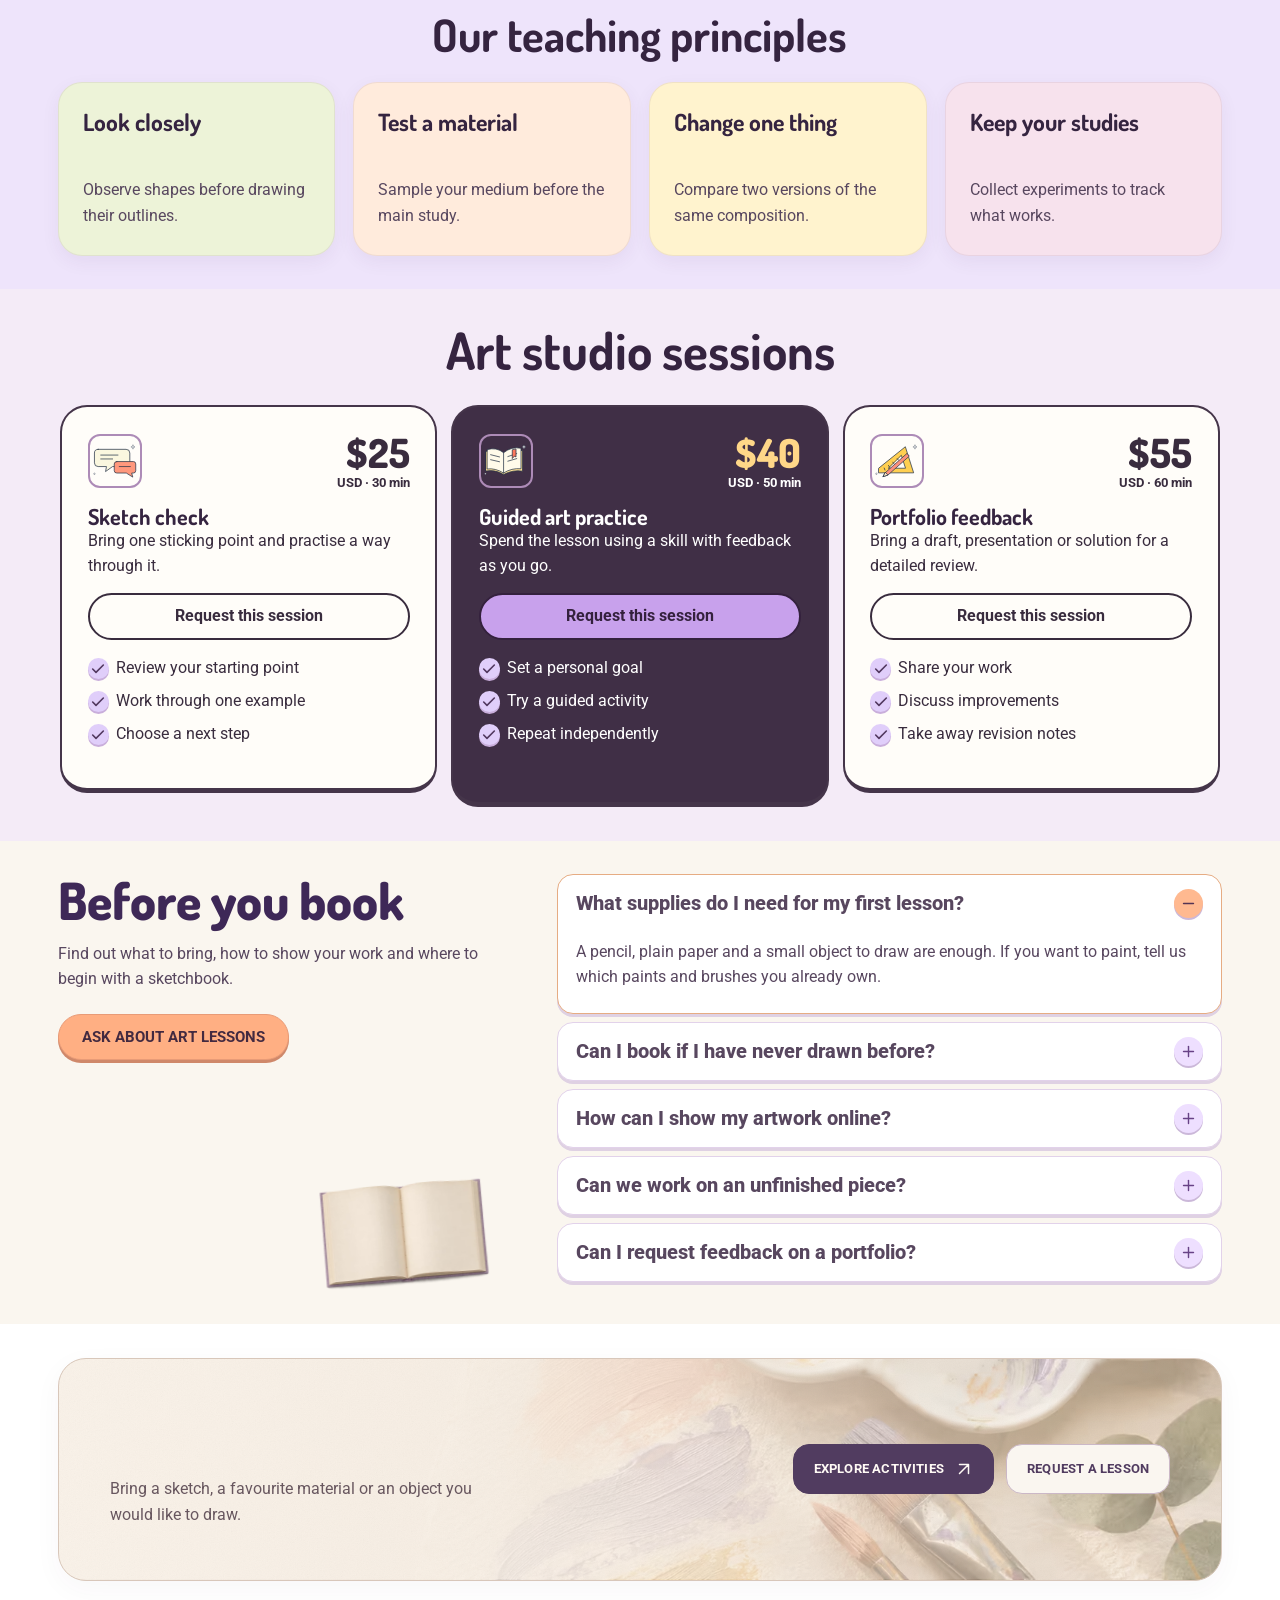
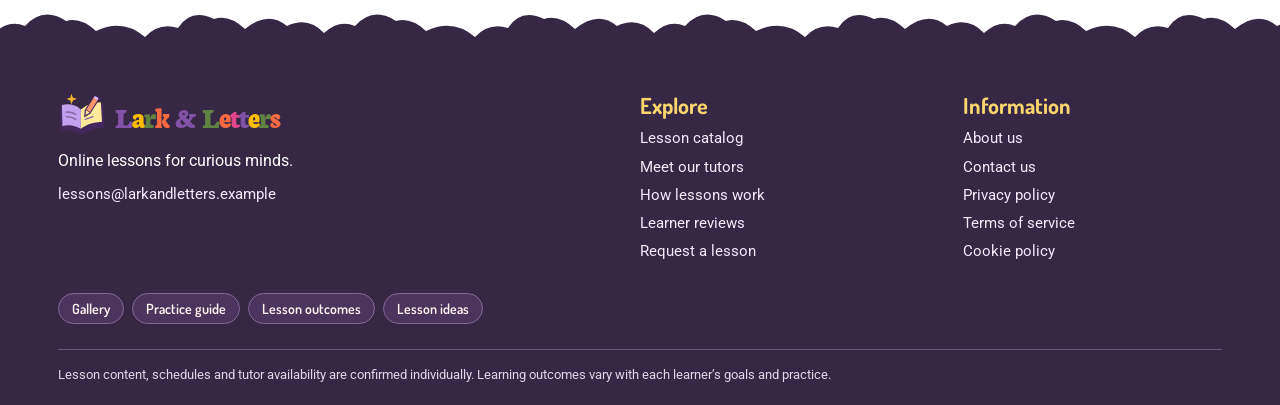
<file: creative-arts.html>
<!doctype html>
<html lang="en">

<head>
    <meta charset="utf-8">
    <meta name="viewport" content="width=device-width,initial-scale=1">
    <title>Creative Arts | Lark &amp; Letters</title>
    <link rel="icon" href="assets/studio-mark.svg">
    <link rel="stylesheet" href="assets/site.css">
    <script defer src="config/config.js"></script>
    <script defer src="assets/site.js"></script>
    <link rel="stylesheet" href="assets/preschool.css">
    <link rel="stylesheet" href="assets/illustrations.css">
    <link rel="stylesheet" href="assets/studio.css">
    <script defer src="assets/studio.js"></script>
    <link rel="stylesheet" href="assets/finish.css">
    <link rel="stylesheet" href="assets/workshop.css">
    <script defer src="assets/workshop.js"></script>
    <link rel="stylesheet" href="assets/editorial.css">
    <link rel="stylesheet" href="assets/collections.css">
    <link rel="stylesheet" href="assets/detail.css">
    <link rel="stylesheet" href="assets/motion.css">
    <script defer src="assets/motion.js"></script>
    <link rel="stylesheet" href="assets/booking-book.css">
    <link rel="stylesheet" href="assets/lesson-invite.css">
    <script defer src="assets/lesson-invite.js"></script>
    <link rel="stylesheet" href="assets/hero-responsive.css">
    <link rel="stylesheet" href="assets/navigation.css">
    <link rel="stylesheet" href="assets/ticker.css">
</head>

<body data-title="Creative Arts"><a class="skip" href="#main">Skip to content</a>
    <header>
        <div class="bar wrap"><a class="brand" href="index.html"><img data-logo src="assets/studio-book.svg"
                    alt=""><span data-name>Lark &amp; Letters</span></a><button class="toggle"
                aria-label="Open navigation" aria-expanded="false"><svg class="ui-icon icon-menu"
                    xmlns="http://www.w3.org/2000/svg" viewBox="0 0 24 24" width="24" height="24" fill="none"
                    stroke="currentColor" stroke-width="2" stroke-linecap="round" stroke-linejoin="round"
                    aria-hidden="true" focusable="false">
                    <path d="M4 6h16M4 12h16M4 18h16" />
                </svg><svg class="ui-icon icon-close" xmlns="http://www.w3.org/2000/svg" viewBox="0 0 24 24" width="24"
                    height="24" fill="none" stroke="currentColor" stroke-width="2" stroke-linecap="round"
                    stroke-linejoin="round" aria-hidden="true" focusable="false">
                    <path d="m6 6 12 12M6 18 18 6" />
                </svg></button>
            <nav>
                <div class="menu-content">
                    <div class="menu-intro">
                        <p>Learn. Create. Discover.</p>
                        <h2>Where shall we go?</h2>
                    </div>
                    <div class="menu-grid"><a data-nav="Home" href="index.html"><img src="assets/nav0.png"
                                alt="">Home</a>
                        <div class="subnav"><button class="subject-trigger" type="button" aria-expanded="false"
                                aria-controls="subject-links"><img src="assets/nav1.png" alt="">Subjects</button>
                            <div class="sub-list" id="subject-links" inert><a href="language.html">Language
                                    Lessons</a><a aria-current="page" href="creative-arts.html">Creative Arts</a><a
                                    href="math-science.html">Math & Science</a></div>
                        </div><a data-nav="Tutors" href="index.html#teachers"><img src="assets/nav2.png"
                                alt="">Tutors</a><a data-nav="About" href="index.html#about"><img src="assets/nav3.png"
                                alt="">About</a><a data-nav="Contact" href="index.html#contact"><img
                                src="assets/nav4.png" alt="">Contact</a><a data-nav="Reviews"
                            href="index.html#reviews"><img src="assets/study0.svg" alt="">Reviews</a><a
                            data-nav="Gallery" href="index.html#gallery"><img src="assets/study1.svg"
                                alt="">Gallery</a><a href="creative-arts.html#blog"><img src="assets/study3.svg"
                                alt="">Blog</a>
                    </div>
                    <div class="menu-footer"><span>One-to-one lessons. Endless possibilities.</span><a class="menu-cta"
                            href="index.html#request-form">Find your lesson <svg class="ui-icon" viewBox="0 0 24 24"
                                fill="none" stroke="currentColor" stroke-width="1.8" stroke-linecap="round"
                                stroke-linejoin="round" aria-hidden="true">
                                <path d="M5 12h14m-6-6 6 6-6 6" />
                            </svg></a></div>
                </div>
            </nav>
        </div>
    </header>
    <main id="main">
        <section class="hero service-scene english-scene">
            <div class="wrap scene">
                <div class="sky-marks" aria-hidden="true"><span>Aa</span><span>3</span><span>π</span><svg
                        viewBox="0 0 62 22">
                        <path d="M6 8h43l9 5-9 5H6zm6 0v10m36-10v10" />
                    </svg><svg viewBox="0 0 62 22">
                        <path d="M3 3h56v16H3zm8 0v7m8-7v4m8-4v7m8-7v4m8-4v7m8-7v4" />
                    </svg></div><img class="portrait" src="assets/hero-english.avif"
                    alt="Learner with subject materials">
                <div class="lesson-title">
                    <h1>Creative Arts</h1><svg viewBox="0 0 250 20" aria-hidden="true">
                        <path fill="#fff9ea" d="M2 17Q115-8 248 9 105 2 2 20zm14-1Q108-3 208 6 99 3 16 18z" />
                    </svg>
                </div><img class="supplies" src="assets/desk-art.svg" alt="">
                <div class="hero-footer">
                    <div class="cloud-note">
                        <h2>Make room for colour</h2>
                        <p>Explore colour, shape and texture with an artist.</p>
                    </div>
                </div>
            </div>
        </section>
        <div class="ticker"
            aria-label="One-on-one lessons, Language practice, School subject support, Individual learning plans">
            <div aria-hidden="true"><span><img class="ticker-icon" src="assets/ticker-private-real.avif" alt=""
                        width="64" height="64" decoding="async"> Private lessons</span><span><img class="ticker-icon"
                        src="assets/ticker-language-real.avif" alt="" width="64" height="64" decoding="async"> Language
                    practice</span><span><img class="ticker-icon" src="assets/ticker-school-real.avif" alt="" width="64"
                        height="64" decoding="async"> School subjects</span><span><img class="ticker-icon"
                        src="assets/ticker-practice-real.avif" alt="" width="64" height="64" decoding="async"> Guided
                    practice</span><span><img class="ticker-icon" src="assets/ticker-private-real.avif" alt=""
                        width="64" height="64" decoding="async"> Private lessons</span><span><img class="ticker-icon"
                        src="assets/ticker-language-real.avif" alt="" width="64" height="64" decoding="async"> Language
                    practice</span><span><img class="ticker-icon" src="assets/ticker-school-real.avif" alt="" width="64"
                        height="64" decoding="async"> School subjects</span><span><img class="ticker-icon"
                        src="assets/ticker-practice-real.avif" alt="" width="64" height="64" decoding="async"> Guided
                    practice</span><span><img class="ticker-icon" src="assets/ticker-private-real.avif" alt=""
                        width="64" height="64" decoding="async"> Private lessons</span><span><img class="ticker-icon"
                        src="assets/ticker-language-real.avif" alt="" width="64" height="64" decoding="async"> Language
                    practice</span><span><img class="ticker-icon" src="assets/ticker-school-real.avif" alt="" width="64"
                        height="64" decoding="async"> School subjects</span><span><img class="ticker-icon"
                        src="assets/ticker-practice-real.avif" alt="" width="64" height="64" decoding="async"> Guided
                    practice</span><span><img class="ticker-icon" src="assets/ticker-private-real.avif" alt=""
                        width="64" height="64" decoding="async"> Private lessons</span><span><img class="ticker-icon"
                        src="assets/ticker-language-real.avif" alt="" width="64" height="64" decoding="async"> Language
                    practice</span><span><img class="ticker-icon" src="assets/ticker-school-real.avif" alt="" width="64"
                        height="64" decoding="async"> School subjects</span><span><img class="ticker-icon"
                        src="assets/ticker-practice-real.avif" alt="" width="64" height="64" decoding="async"> Guided
                    practice</span></div>
        </div>
        <section class="edition subjectindex" id="interest-index">
            <div class="wrap">
                <h2>What interests you?</h2>
                <div class="index-layout">
                    <figure><img loading="lazy" src="assets/creative-arts-interest1.avif" alt="A study journal">
                        <figcaption>From your notebook</figcaption>
                    </figure>
                    <div><a href="index.html?subject=creative-arts%20Drawing%20contours#request-form"
                            data-left="creative-arts-interest1" data-right="creative-arts-interest2"
                            data-left-caption="Drawing contours" data-right-caption="Compare proportions">Drawing
                            contours<i aria-hidden="true">●</i></a><a
                            href="index.html?subject=creative-arts%20Mixing%20colour#request-form"
                            data-left="creative-arts-interest3" data-right="creative-arts-interest4"
                            data-left-caption="Mixing colour" data-right-caption="Paint a swatch">Mixing colour<i
                                aria-hidden="true">●</i></a><a
                            href="index.html?subject=creative-arts%20Composing%20a%20scene#request-form"
                            data-left="creative-arts-interest5" data-right="creative-arts-interest6"
                            data-left-caption="Composing a scene" data-right-caption="Choose a focal point">Composing a
                            scene<i aria-hidden="true">●</i></a></div>
                    <figure><img loading="lazy" src="assets/creative-arts-interest2.avif"
                            alt="A close look at a study activity">
                        <figcaption>Into the lesson</figcaption>
                    </figure>
                </div>
            </div>
        </section>
        <section id="" class="facility">
            <div class="floating-clouds" aria-hidden="true"><i></i><i></i><i></i></div>
            <div class="wrap">
                <div class="sectitle">
                    <h2>Inside the art studio</h2><i aria-hidden="true"><svg viewBox="0 0 40 25" width="30" height="21"
                            fill="currentColor">
                            <path d="m1 8 19-7 19 7-19 7zM8 13l12 4 12-4v6c-8 6-16 6-24 0zm28-2h2v11h-2z" />
                        </svg></i>
                </div>
                <div class="fac-grid"><img class="flight-illustration" loading="lazy"
                        src="assets/creative-arts-plane.avif" alt="A girl flying on a paper airplane">
                    <div>
                        <article><i><img src="assets/study0.svg" alt=""></i>
                            <div>
                                <h3>Observe a subject</h3>
                                <p>Compare its silhouette with the space around it.</p>
                            </div>
                        </article>
                        <article><i><img src="assets/study1.svg" alt=""></i>
                            <div>
                                <h3>Mix a palette</h3>
                                <p>Make a range of tones from just a few pigments.</p>
                            </div>
                        </article>
                        <article><i><img src="assets/study2.svg" alt=""></i>
                            <div>
                                <h3>Test materials</h3>
                                <p>Compare the marks left by a pencil and a brush.</p>
                            </div>
                        </article>
                        <article><i><img src="assets/study3.svg" alt=""></i>
                            <div>
                                <h3>Discuss your work</h3>
                                <p>Decide which detail to develop next.</p>
                            </div>
                        </article>
                    </div>
                </div>
            </div>
        </section>
        <section id="blog" class="ideas">
            <div class="wrap">
                <div class="sectitle">
                    <h2>Sketchbook invitations</h2><i aria-hidden="true"><svg viewBox="0 0 40 25" width="30" height="21"
                            fill="currentColor">
                            <path d="m1 8 19-7 19 7-19 7zM8 13l12 4 12-4v6c-8 6-16 6-24 0zm28-2h2v11h-2z" />
                        </svg></i>
                    <p>Choose an activity to bring to your next session.</p>
                </div>
                <div class="journal"><a href="index.html?subject=Draw%20one%20continuous%20line#request-form">
                        <div><img loading="lazy" src="assets/creative-arts-idea1.avif" alt="Draw one continuous line"><b
                                aria-hidden="true"><svg class="ui-icon icon-plus" xmlns="http://www.w3.org/2000/svg"
                                    viewBox="0 0 24 24" width="24" height="24" fill="none" stroke="currentColor"
                                    stroke-width="2" stroke-linecap="round" stroke-linejoin="round" aria-hidden="true"
                                    focusable="false">
                                    <path d="M5 12h14M12 5v14" />
                                </svg></b></div>
                        <section><i class="activity-medal"><svg class="activity-symbol" aria-hidden="true"
                                    viewBox="0 0 24 24">
                                    <path d="M4 16l12-12 4 4L8 20l-5 1z M14 6l4 4" />
                                </svg></i>
                            <div>
                                <h3>Draw one continuous line</h3>
                                <p>Follow the edge of a pear without lifting your pencil.</p>
                            </div>
                        </section>
                    </a><a href="index.html?subject=Mix%20warm%20and%20cool#request-form">
                        <div><img loading="lazy" src="assets/creative-arts-idea2.avif" alt="Mix warm and cool"><b
                                aria-hidden="true"><svg class="ui-icon icon-plus" xmlns="http://www.w3.org/2000/svg"
                                    viewBox="0 0 24 24" width="24" height="24" fill="none" stroke="currentColor"
                                    stroke-width="2" stroke-linecap="round" stroke-linejoin="round" aria-hidden="true"
                                    focusable="false">
                                    <path d="M5 12h14M12 5v14" />
                                </svg></b></div>
                        <section><i class="activity-medal"><svg class="activity-symbol" aria-hidden="true"
                                    viewBox="0 0 24 24">
                                    <path
                                        d="M12 3a9 9 0 1 0 0 18q4 0 3-3t3-3q3 0 3-4a9 9 0 0 0-9-8z M7 10h.5m3-3h.5m4 0h.5m3 4h.5" />
                                </svg></i>
                            <div>
                                <h3>Mix warm and cool</h3>
                                <p>Paint two swatches and compare their temperature.</p>
                            </div>
                        </section>
                    </a><a href="index.html?subject=Stage%20a%20still%20life#request-form">
                        <div><img loading="lazy" src="assets/creative-arts-idea3.avif" alt="Stage a still life"><b
                                aria-hidden="true"><svg class="ui-icon icon-plus" xmlns="http://www.w3.org/2000/svg"
                                    viewBox="0 0 24 24" width="24" height="24" fill="none" stroke="currentColor"
                                    stroke-width="2" stroke-linecap="round" stroke-linejoin="round" aria-hidden="true"
                                    focusable="false">
                                    <path d="M5 12h14M12 5v14" />
                                </svg></b></div>
                        <section><i class="activity-medal"><svg class="activity-symbol" aria-hidden="true"
                                    viewBox="0 0 24 24">
                                    <path d="M3 8V3h5m8 0h5v5m0 8v5h-5m-8 0H3v-5 M7 16l4-5 3 3 2-2 3 4z" />
                                </svg></i>
                            <div>
                                <h3>Stage a still life</h3>
                                <p>Arrange three objects and choose a viewpoint.</p>
                            </div>
                        </section>
                    </a></div>
            </div>
        </section>
        <section class="look guide" id="practice-guide">
            <div class="wrap">
                <header>
                    <h2>What would you<br>like to practise?</h2>
                    <p>Choose a goal to see the activities you can work through with your tutor.</p>
                </header>
                <div class="guide-shell">
                    <div class="guide-nav"><button type="button" aria-pressed="true">Drawing contours</button><button
                            type="button" aria-pressed="false">Mixing colour</button><button type="button"
                            aria-pressed="false">Composing a scene</button></div>
                    <div class="guide-content">
                        <article>
                            <div>
                                <h3>Capture the edge of an everyday object.</h3>
                                <ul>
                                    <li>Choose a subject</li>
                                    <li>Trace its silhouette</li>
                                    <li>Compare proportions</li>
                                </ul><a
                                    href="index.html?subject=creative-arts%20Drawing%20contours#request-form">Request
                                    this activity</a>
                            </div><img class="goal-photo" loading="lazy" src="assets/creative-arts-practice1.avif"
                                alt="Drawing contours">
                        </article>
                        <article hidden>
                            <div>
                                <h3>Make a palette with three pigments.</h3>
                                <ul>
                                    <li>Mix a base hue</li>
                                    <li>Change its value</li>
                                    <li>Paint a swatch</li>
                                </ul><a href="index.html?subject=creative-arts%20Mixing%20colour#request-form">Request
                                    this activity</a>
                            </div><img class="goal-photo" loading="lazy" src="assets/creative-arts-practice2.avif"
                                alt="Mixing colour">
                        </article>
                        <article hidden>
                            <div>
                                <h3>Find a stronger arrangement.</h3>
                                <ul>
                                    <li>Arrange three shapes</li>
                                    <li>Try a different crop</li>
                                    <li>Choose a focal point</li>
                                </ul><a
                                    href="index.html?subject=creative-arts%20Composing%20a%20scene#request-form">Request
                                    this activity</a>
                            </div><img class="goal-photo" loading="lazy" src="assets/creative-arts-practice3.avif"
                                alt="Composing a scene">
                        </article>
                    </div>
                </div>
            </div>
        </section>
        <section class="edition outcomes" id="outcomes">
            <div class="wrap">
                <h2>Your artist’s portfolio</h2>
                <div class="out-grid">
                    <div class="out-cover"><img loading="lazy" src="assets/creative-arts-result1-hd.avif" width="1536"
                            height="1024" alt="A graphite still-life study with an online art tutor">
                        <h3>A contour study</h3>
                    </div>
                    <div>
                        <article data-photo="creative-arts-result1-hd" tabindex="0" role="button"><i>✎</i>
                            <div>
                                <h3>A contour study</h3>
                                <p>Keep the drawing that records your first observations.</p>
                            </div>
                        </article>
                        <article data-photo="creative-arts-result2-hd" tabindex="0" role="button"><i>✧</i>
                            <div>
                                <h3>A colour recipe</h3>
                                <p>Save your mixes so you can recreate a shade.</p>
                            </div>
                        </article>
                        <article data-photo="creative-arts-result3-hd" tabindex="0" role="button"><i>◉</i>
                            <div>
                                <h3>A stronger crop</h3>
                                <p>Use a viewfinder to plan your next composition.</p>
                            </div>
                        </article>
                    </div>
                </div>
            </div>
        </section>
        <section class="edition principles" id="principles">
            <div class="wrap">
                <h2>Our teaching principles</h2>
                <div>
                    <article tabindex="0" role="button" aria-expanded="false">
                        <div class="turncard">
                            <div class="front">
                                <h3>Look closely</h3>
                                <p>Observe shapes before drawing their outlines.</p>
                            </div>
                            <div class="back"><img loading="lazy" src="assets/creative-arts-principle1.avif"
                                    alt=""><b>Look closely</b></div>
                        </div>
                    </article>
                    <article tabindex="0" role="button" aria-expanded="false">
                        <div class="turncard">
                            <div class="front">
                                <h3>Test a material</h3>
                                <p>Sample your medium before the main study.</p>
                            </div>
                            <div class="back"><img loading="lazy" src="assets/creative-arts-principle2.avif"
                                    alt=""><b>Test a material</b></div>
                        </div>
                    </article>
                    <article tabindex="0" role="button" aria-expanded="false">
                        <div class="turncard">
                            <div class="front">
                                <h3>Change one thing</h3>
                                <p>Compare two versions of the same composition.</p>
                            </div>
                            <div class="back"><img loading="lazy" src="assets/creative-arts-principle3.avif"
                                    alt=""><b>Change one thing</b></div>
                        </div>
                    </article>
                    <article tabindex="0" role="button" aria-expanded="false">
                        <div class="turncard">
                            <div class="front">
                                <h3>Keep your studies</h3>
                                <p>Collect experiments to track what works.</p>
                            </div>
                            <div class="back"><img loading="lazy" src="assets/creative-arts-principle4.avif"
                                    alt=""><b>Keep your studies</b></div>
                        </div>
                    </article>
                </div>
            </div>
        </section>
        <section class="look formats">
            <div class="wrap">
                <h2>Art studio sessions</h2>
                <div class="format-row">
                    <article>
                        <header><img src="assets/study0.svg" alt=""><strong class="price"
                                data-rate="Skill check"><b>$25</b><small>USD · 30 min</small></strong></header>
                        <h3>Sketch check</h3>
                        <p>Bring one sticking point and practise a way through it.</p><a
                            href="index.html?subject=creative-arts%20Sketch%20check#request-form">Request this
                            session</a>
                        <ul>
                            <li>Review your starting point</li>
                            <li>Work through one example</li>
                            <li>Choose a next step</li>
                        </ul>
                    </article>
                    <article>
                        <header><img src="assets/study1.svg" alt=""><strong class="price"
                                data-rate="Guided practice"><b>$40</b><small>USD · 50 min</small></strong></header>
                        <h3>Guided art practice</h3>
                        <p>Spend the lesson using a skill with feedback as you go.</p><a
                            href="index.html?subject=creative-arts%20Guided%20art%20practice#request-form">Request this
                            session</a>
                        <ul>
                            <li>Set a personal goal</li>
                            <li>Try a guided activity</li>
                            <li>Repeat independently</li>
                        </ul>
                    </article>
                    <article>
                        <header><img src="assets/study2.svg" alt=""><strong class="price"
                                data-rate="Project feedback"><b>$55</b><small>USD · 60 min</small></strong></header>
                        <h3>Portfolio feedback</h3>
                        <p>Bring a draft, presentation or solution for a detailed review.</p><a
                            href="index.html?subject=creative-arts%20Portfolio%20feedback#request-form">Request this
                            session</a>
                        <ul>
                            <li>Share your work</li>
                            <li>Discuss improvements</li>
                            <li>Take away revision notes</li>
                        </ul>
                    </article>
                </div>
            </div>
        </section>
        <section class="before-booking">
            <div class="wrap">
                <div class="booking-intro">
                    <h2>Before you book</h2>
                    <p>Find out what to bring, how to show your work and where to begin with a sketchbook.</p><a
                        class="btn" href="index.html?subject=creative-arts#request-form">Ask about art lessons</a>
                    <div class="booking-book" aria-hidden="true">
                        <div class="book-stage"><img class="book-base" src="assets/booking-book-real.avif" alt=""
                                width="1536" height="1024" loading="lazy" decoding="async"><span
                                class="book-sheet book-sheet-1"><span class="book-side book-side-front"></span><span
                                    class="book-side book-side-back"></span></span><span
                                class="book-sheet book-sheet-2"><span class="book-side book-side-front"></span><span
                                    class="book-side book-side-back"></span></span><span
                                class="book-sheet book-sheet-3"><span class="book-side book-side-front"></span><span
                                    class="book-side book-side-back"></span></span></div>
                    </div>
                </div>
                <div class="faq">
                    <details name="subject-questions" open>
                        <summary>What supplies do I need for my first lesson?<span class="faq-icon"
                                aria-hidden="true"><svg class="ui-icon" xmlns="http://www.w3.org/2000/svg"
                                    viewBox="0 0 24 24" width="24" height="24" fill="none" stroke="currentColor"
                                    stroke-width="2" stroke-linecap="round" focusable="false">
                                    <path d="M5 12h14" />
                                    <path class="icon-vertical" d="M12 5v14" />
                                </svg></span></summary>
                        <p>A pencil, plain paper and a small object to draw are enough. If you want to paint, tell us
                            which paints and brushes you already own.</p>
                    </details>
                    <details name="subject-questions">
                        <summary>Can I book if I have never drawn before?<span class="faq-icon" aria-hidden="true"><svg
                                    class="ui-icon" xmlns="http://www.w3.org/2000/svg" viewBox="0 0 24 24" width="24"
                                    height="24" fill="none" stroke="currentColor" stroke-width="2"
                                    stroke-linecap="round" focusable="false">
                                    <path d="M5 12h14" />
                                    <path class="icon-vertical" d="M12 5v14" />
                                </svg></span></summary>
                        <p>Yes. Your tutor can begin with outlines, simple shapes and comparing the proportions of an
                            everyday object.</p>
                    </details>
                    <details name="subject-questions">
                        <summary>How can I show my artwork online?<span class="faq-icon" aria-hidden="true"><svg
                                    class="ui-icon" xmlns="http://www.w3.org/2000/svg" viewBox="0 0 24 24" width="24"
                                    height="24" fill="none" stroke="currentColor" stroke-width="2"
                                    stroke-linecap="round" focusable="false">
                                    <path d="M5 12h14" />
                                    <path class="icon-vertical" d="M12 5v14" />
                                </svg></span></summary>
                        <p>Hold the page up to your camera in good light. For fine details, take a clear photograph and
                            ask your tutor how best to share it.</p>
                    </details>
                    <details name="subject-questions">
                        <summary>Can we work on an unfinished piece?<span class="faq-icon" aria-hidden="true"><svg
                                    class="ui-icon" xmlns="http://www.w3.org/2000/svg" viewBox="0 0 24 24" width="24"
                                    height="24" fill="none" stroke="currentColor" stroke-width="2"
                                    stroke-linecap="round" focusable="false">
                                    <path d="M5 12h14" />
                                    <path class="icon-vertical" d="M12 5v14" />
                                </svg></span></summary>
                        <p>Bring the piece and one question about it. You might compare possible crops, adjust values or
                            test colours on a separate sheet.</p>
                    </details>
                    <details name="subject-questions">
                        <summary>Can I request feedback on a portfolio?<span class="faq-icon" aria-hidden="true"><svg
                                    class="ui-icon" xmlns="http://www.w3.org/2000/svg" viewBox="0 0 24 24" width="24"
                                    height="24" fill="none" stroke="currentColor" stroke-width="2"
                                    stroke-linecap="round" focusable="false">
                                    <path d="M5 12h14" />
                                    <path class="icon-vertical" d="M12 5v14" />
                                </svg></span></summary>
                        <p>Choose portfolio feedback and describe the work you would like to review. Mention any
                            submission brief or deadline so the tutor can plan the session.</p>
                    </details>
                </div>
            </div>
        </section>
        <section class="lesson-invite invite-creative-arts">
            <div class="wrap">
                <div>
                    <h2>What will you make next?</h2>
                    <p>Bring a sketch, a favourite material or an object you would like to draw.</p>
                </div>
                <div><a class="btn" href="#blog">Explore activities <span aria-hidden="true"><svg
                                class="ui-icon icon-arrow-up-right" xmlns="http://www.w3.org/2000/svg"
                                viewBox="0 0 24 24" width="24" height="24" fill="none" stroke="currentColor"
                                stroke-width="2" stroke-linecap="round" stroke-linejoin="round" aria-hidden="true"
                                focusable="false">
                                <path d="M6 18 18 6M6 6h12v12" />
                            </svg></span></a><a class="btn" href="index.html?subject=creative-arts#request-form">Request
                        a lesson</a></div>
            </div>
        </section>
    </main>
    <footer>
        <div class="footer-wave" aria-hidden="true"></div>
        <div class="wrap foot">
            <div><a class="brand" href="index.html"><img data-logo src="assets/studio-book.svg" alt=""><span
                        data-name>Lark &amp; Letters</span></a>
                <p data-footer></p><a data-email></a>
                <p data-address></p>
            </div>
            <div><strong>Explore</strong><a class="" href="index.html#catalog">Lesson catalog</a><a class=""
                    href="index.html#teachers">Meet our tutors</a><a class="" href="index.html#how">How lessons
                    work</a><a class="" href="index.html#reviews">Learner reviews</a><a class=""
                    href="index.html#request-form">Request a lesson</a></div>
            <div><strong>Information</strong><a class="" href="index.html#about">About us</a><a class=""
                    href="index.html#contact">Contact us</a><a class="" href="privacy.html">Privacy policy</a><a
                    class="" href="terms.html">Terms of service</a><a class="" href="cookies.html">Cookie policy</a>
            </div>
        </div>
        <div class="wrap foot-jumps"><a href="index.html#gallery">Gallery</a><a
                href="index.html#practice-guide">Practice guide</a><a href="creative-arts.html#outcomes">Lesson
                outcomes</a><a href="creative-arts.html#blog">Lesson ideas</a></div>
        <p class="wrap fine" data-disclaimer></p>
    </footer>
    <aside class="policy" hidden><a href="cookies.html">Cookie policy</a><button>Got it</button></aside>
    <div class="loader" aria-hidden="true"><img src="assets/studio-book.svg" alt=""></div>
</body>

</html>
</file>
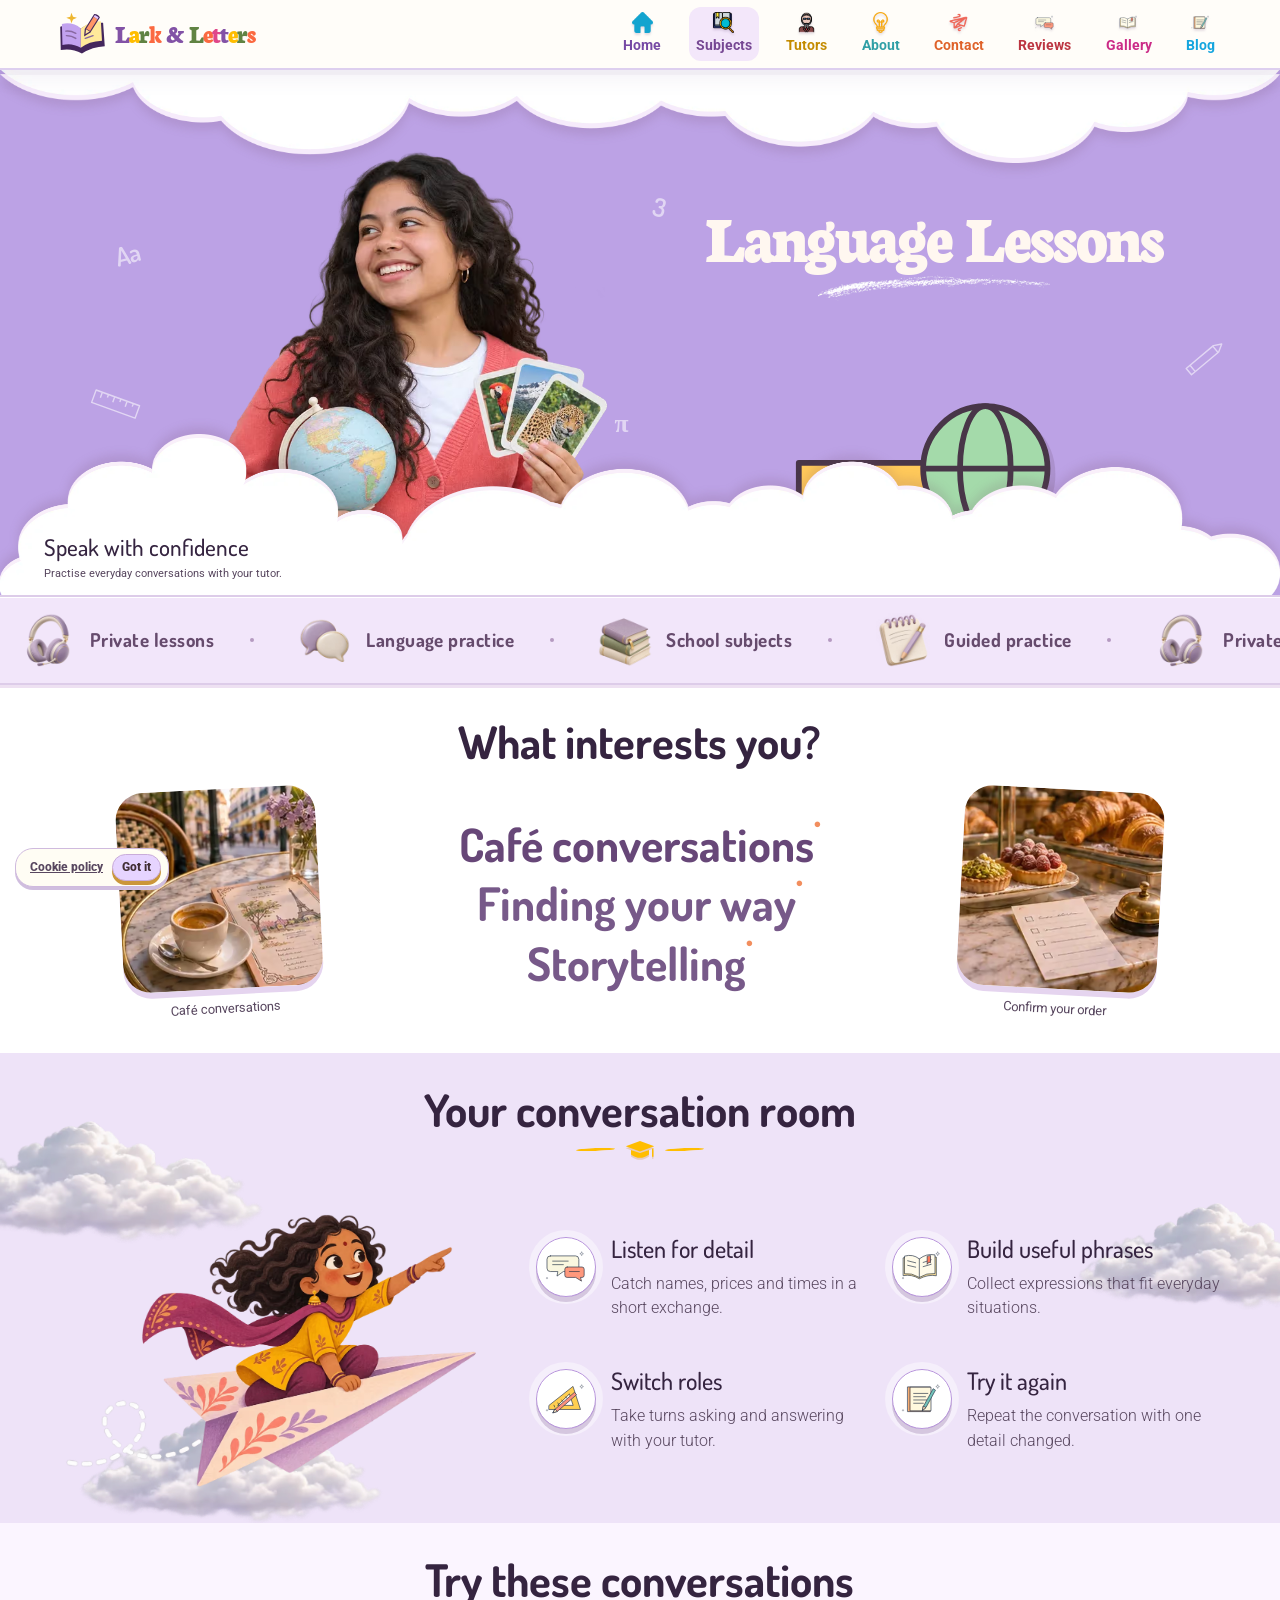
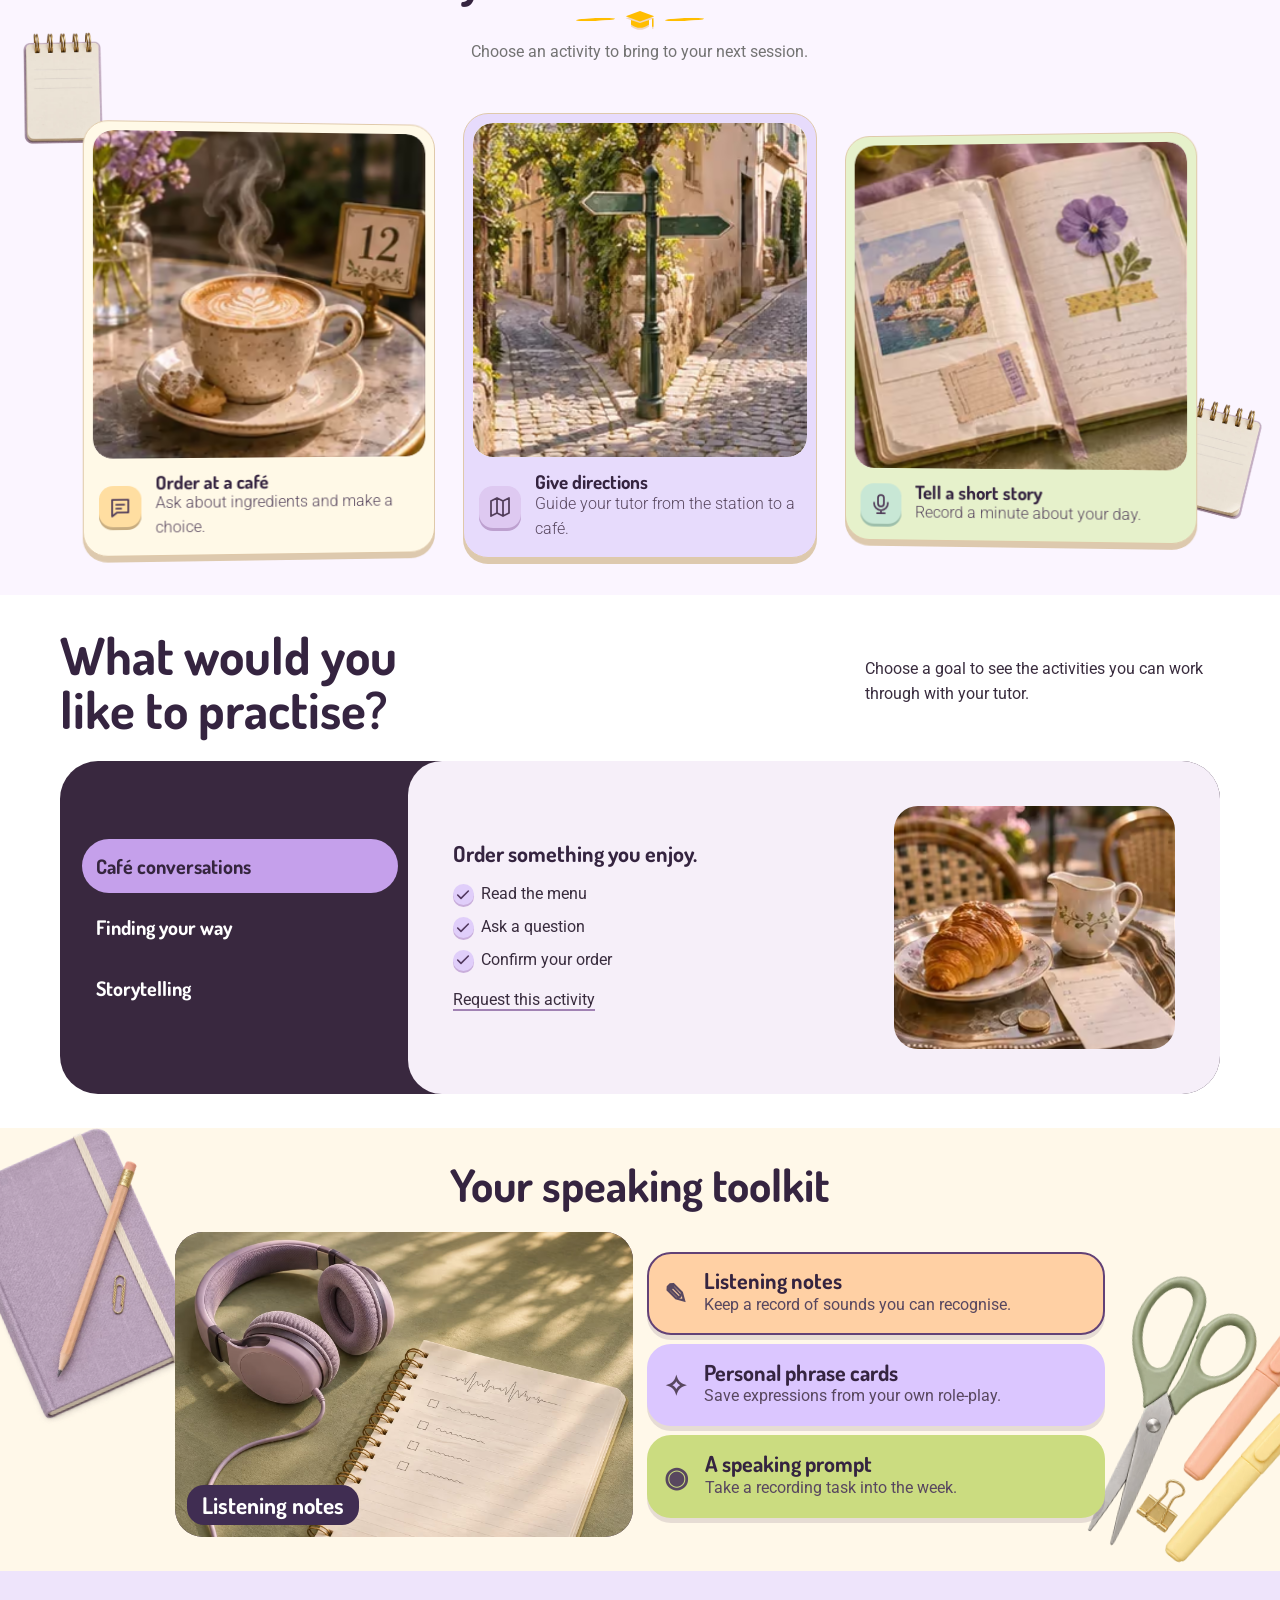
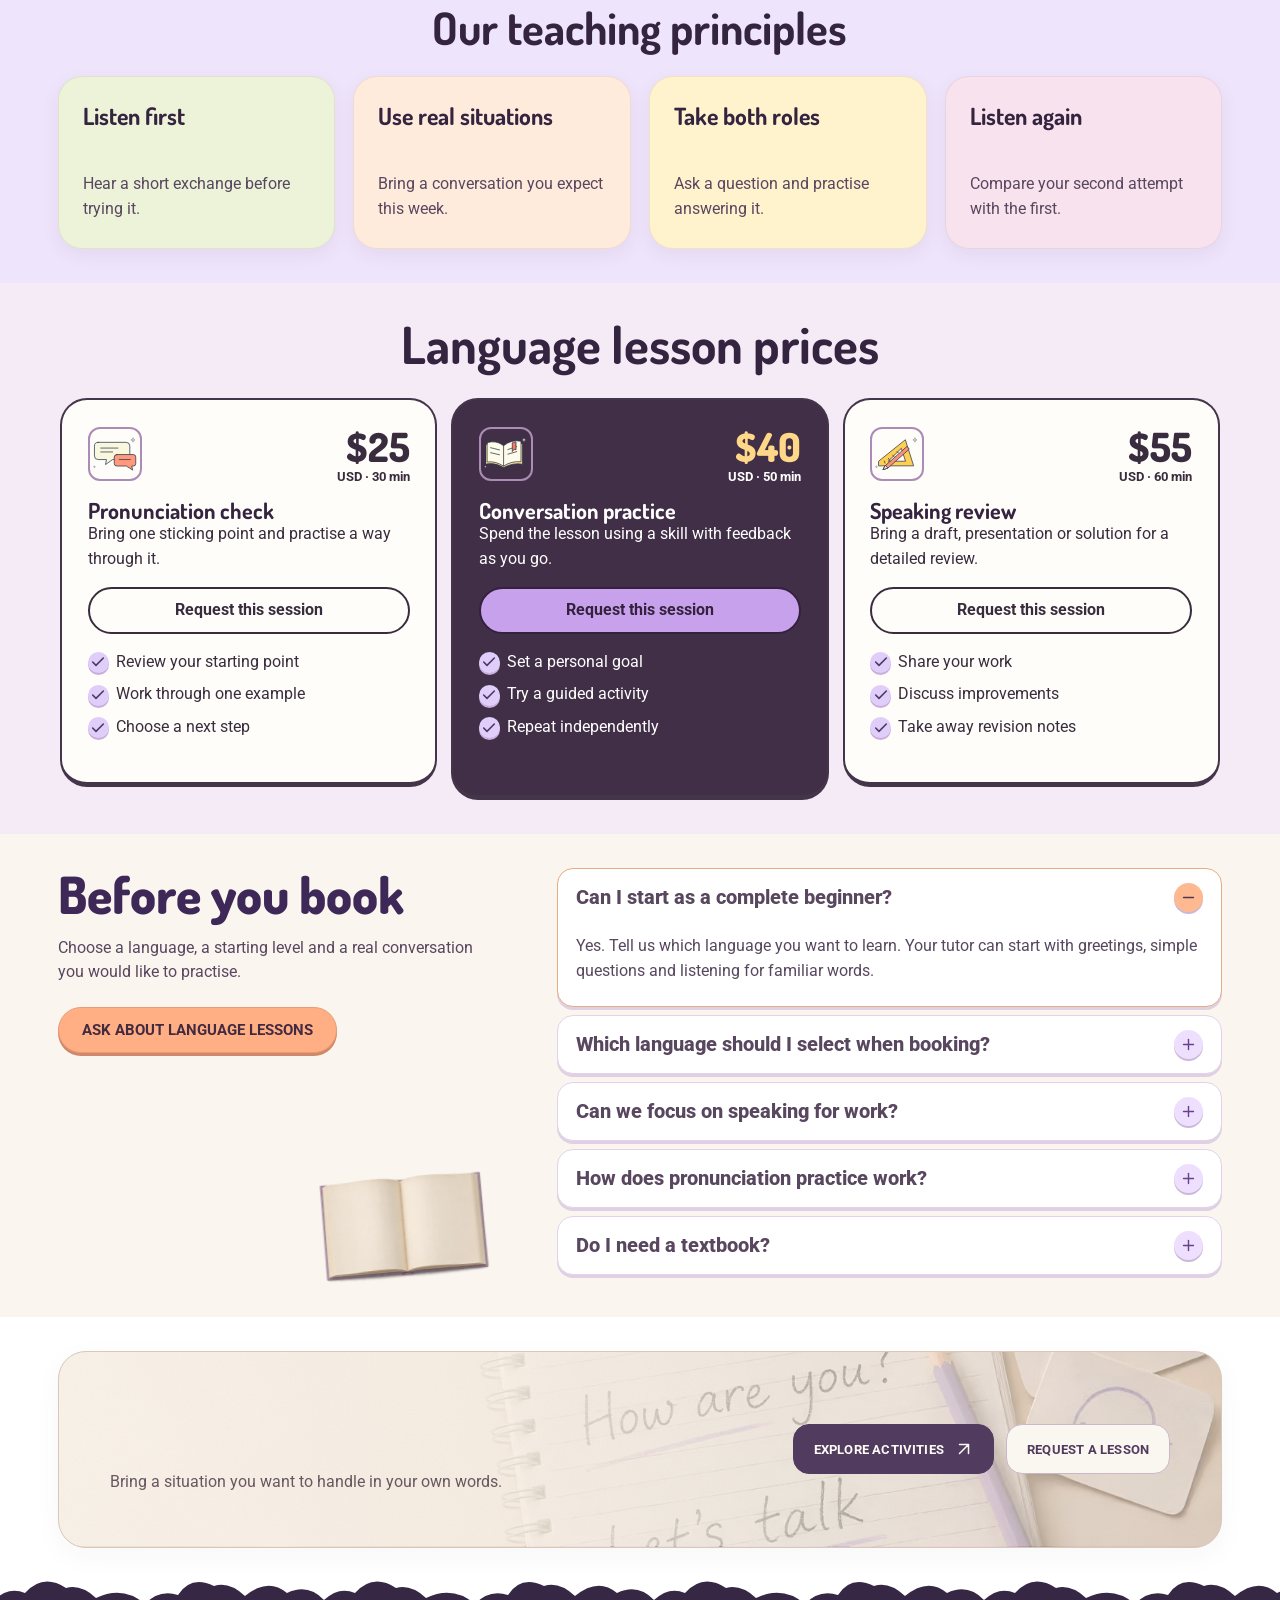
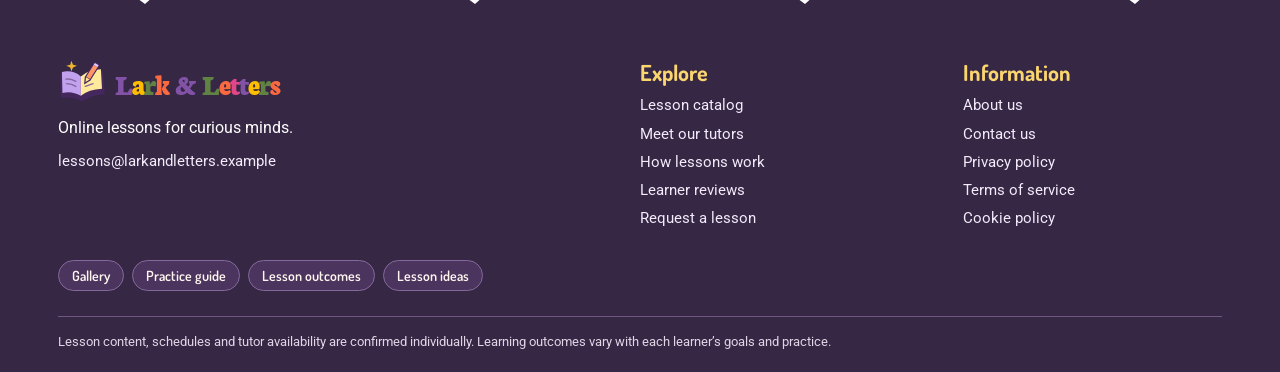
<file: language.html>
<!doctype html><html lang="en"><head><meta charset="utf-8"><meta name="viewport" content="width=device-width,initial-scale=1"><title>Language Lessons | Lark &amp; Letters</title><link rel="icon" href="assets/studio-mark.svg"><link rel="stylesheet" href="assets/site.css"><script defer src="config/config.js"></script><script defer src="assets/site.js"></script><link rel="stylesheet" href="assets/preschool.css"><link rel="stylesheet" href="assets/illustrations.css"><link rel="stylesheet" href="assets/studio.css"><script defer src="assets/studio.js"></script><link rel="stylesheet" href="assets/finish.css"><link rel="stylesheet" href="assets/workshop.css"><script defer src="assets/workshop.js"></script><link rel="stylesheet" href="assets/editorial.css"><link rel="stylesheet" href="assets/collections.css"><link rel="stylesheet" href="assets/detail.css"><link rel="stylesheet" href="assets/motion.css"><script defer src="assets/motion.js"></script><link rel="stylesheet" href="assets/booking-book.css"><link rel="stylesheet" href="assets/lesson-invite.css"><script defer src="assets/lesson-invite.js"></script><link rel="stylesheet" href="assets/hero-responsive.css"><link rel="stylesheet" href="assets/navigation.css"><link rel="stylesheet" href="assets/ticker.css"></head><body data-title="Language Lessons"><a class="skip" href="#main">Skip to content</a><header><div class="bar wrap"><a class="brand" href="index.html"><img data-logo src="assets/studio-book.svg" alt=""><span data-name>Lark &amp; Letters</span></a><button class="toggle" aria-label="Open navigation" aria-expanded="false"><svg class="ui-icon icon-menu" xmlns="http://www.w3.org/2000/svg" viewBox="0 0 24 24" width="24" height="24" fill="none" stroke="currentColor" stroke-width="2" stroke-linecap="round" stroke-linejoin="round" aria-hidden="true" focusable="false"><path d="M4 6h16M4 12h16M4 18h16"/></svg><svg class="ui-icon icon-close" xmlns="http://www.w3.org/2000/svg" viewBox="0 0 24 24" width="24" height="24" fill="none" stroke="currentColor" stroke-width="2" stroke-linecap="round" stroke-linejoin="round" aria-hidden="true" focusable="false"><path d="m6 6 12 12M6 18 18 6"/></svg></button><nav><div class="menu-content"><div class="menu-intro"><p>Learn. Create. Discover.</p><h2>Where shall we go?</h2></div><div class="menu-grid"><a data-nav="Home" href="index.html"><img src="assets/nav0.png" alt="">Home</a><div class="subnav"><button class="subject-trigger" type="button" aria-expanded="false" aria-controls="subject-links"><img src="assets/nav1.png" alt="">Subjects</button><div class="sub-list" id="subject-links" inert><a aria-current="page" href="language.html">Language Lessons</a><a href="creative-arts.html">Creative Arts</a><a href="math-science.html">Math & Science</a></div></div><a data-nav="Tutors" href="index.html#teachers"><img src="assets/nav2.png" alt="">Tutors</a><a data-nav="About" href="index.html#about"><img src="assets/nav3.png" alt="">About</a><a data-nav="Contact" href="index.html#contact"><img src="assets/nav4.png" alt="">Contact</a><a data-nav="Reviews" href="index.html#reviews"><img src="assets/study0.svg" alt="">Reviews</a><a data-nav="Gallery" href="index.html#gallery"><img src="assets/study1.svg" alt="">Gallery</a><a  href="language.html#blog"><img src="assets/study3.svg" alt="">Blog</a></div><div class="menu-footer"><span>One-to-one lessons. Endless possibilities.</span><a class="menu-cta" href="index.html#request-form">Find your lesson <svg class="ui-icon" viewBox="0 0 24 24" fill="none" stroke="currentColor" stroke-width="1.8" stroke-linecap="round" stroke-linejoin="round" aria-hidden="true"><path d="M5 12h14m-6-6 6 6-6 6"/></svg></a></div></div></nav></div></header><main id="main"><section class="hero service-scene language-scene"><div class="wrap scene"><div class="sky-marks" aria-hidden="true"><span>Aa</span><span>3</span><span>π</span><svg viewBox="0 0 62 22"><path d="M6 8h43l9 5-9 5H6zm6 0v10m36-10v10"/></svg><svg viewBox="0 0 62 22"><path d="M3 3h56v16H3zm8 0v7m8-7v4m8-4v7m8-7v4m8-4v7m8-7v4"/></svg></div><img class="portrait" src="assets/hero-language.avif" alt="Learner with subject materials"><div class="lesson-title"><h1>Language Lessons</h1><svg viewBox="0 0 250 20" aria-hidden="true"><path fill="#fff9ea" d="M2 17Q115-8 248 9 105 2 2 20zm14-1Q108-3 208 6 99 3 16 18z"/></svg></div><img class="supplies" src="assets/desk-language.svg" alt=""><div class="hero-footer"><div class="cloud-note"><h2>Speak with confidence</h2><p>Practise everyday conversations with your tutor.</p></div></div></div></section><div class="ticker" aria-label="One-on-one lessons, Language practice, School subject support, Individual learning plans"><div aria-hidden="true"><span><img class="ticker-icon" src="assets/ticker-private-real.avif" alt="" width="64" height="64" decoding="async"> Private lessons</span><span><img class="ticker-icon" src="assets/ticker-language-real.avif" alt="" width="64" height="64" decoding="async"> Language practice</span><span><img class="ticker-icon" src="assets/ticker-school-real.avif" alt="" width="64" height="64" decoding="async"> School subjects</span><span><img class="ticker-icon" src="assets/ticker-practice-real.avif" alt="" width="64" height="64" decoding="async"> Guided practice</span><span><img class="ticker-icon" src="assets/ticker-private-real.avif" alt="" width="64" height="64" decoding="async"> Private lessons</span><span><img class="ticker-icon" src="assets/ticker-language-real.avif" alt="" width="64" height="64" decoding="async"> Language practice</span><span><img class="ticker-icon" src="assets/ticker-school-real.avif" alt="" width="64" height="64" decoding="async"> School subjects</span><span><img class="ticker-icon" src="assets/ticker-practice-real.avif" alt="" width="64" height="64" decoding="async"> Guided practice</span><span><img class="ticker-icon" src="assets/ticker-private-real.avif" alt="" width="64" height="64" decoding="async"> Private lessons</span><span><img class="ticker-icon" src="assets/ticker-language-real.avif" alt="" width="64" height="64" decoding="async"> Language practice</span><span><img class="ticker-icon" src="assets/ticker-school-real.avif" alt="" width="64" height="64" decoding="async"> School subjects</span><span><img class="ticker-icon" src="assets/ticker-practice-real.avif" alt="" width="64" height="64" decoding="async"> Guided practice</span><span><img class="ticker-icon" src="assets/ticker-private-real.avif" alt="" width="64" height="64" decoding="async"> Private lessons</span><span><img class="ticker-icon" src="assets/ticker-language-real.avif" alt="" width="64" height="64" decoding="async"> Language practice</span><span><img class="ticker-icon" src="assets/ticker-school-real.avif" alt="" width="64" height="64" decoding="async"> School subjects</span><span><img class="ticker-icon" src="assets/ticker-practice-real.avif" alt="" width="64" height="64" decoding="async"> Guided practice</span></div></div><section class="edition subjectindex" id="interest-index"><div class="wrap"><h2>What interests you?</h2><div class="index-layout"><figure><img loading="lazy" src="assets/language-interest1.avif" alt="A study journal"><figcaption>From your notebook</figcaption></figure><div><a href="index.html?subject=language%20Caf%C3%A9%20conversations#request-form" data-left="language-interest1" data-right="language-interest2" data-left-caption="Café conversations" data-right-caption="Confirm your order">Café conversations<i aria-hidden="true">●</i></a><a href="index.html?subject=language%20Finding%20your%20way#request-form" data-left="language-interest3" data-right="language-interest4" data-left-caption="Finding your way" data-right-caption="Check understanding">Finding your way<i aria-hidden="true">●</i></a><a href="index.html?subject=language%20Storytelling#request-form" data-left="language-interest5" data-right="language-interest6" data-left-caption="Storytelling" data-right-caption="Retell it aloud">Storytelling<i aria-hidden="true">●</i></a></div><figure><img loading="lazy" src="assets/language-interest2.avif" alt="A close look at a study activity"><figcaption>Into the lesson</figcaption></figure></div></div></section><section id="" class="facility"><div class="floating-clouds" aria-hidden="true"><i></i><i></i><i></i></div><div class="wrap"><div class="sectitle"><h2>Your conversation room</h2><i aria-hidden="true"><svg viewBox="0 0 40 25" width="30" height="21" fill="currentColor"><path d="m1 8 19-7 19 7-19 7zM8 13l12 4 12-4v6c-8 6-16 6-24 0zm28-2h2v11h-2z"/></svg></i></div><div class="fac-grid"><img class="flight-illustration" loading="lazy" src="assets/flight-v2.avif" alt="A girl flying on a paper airplane"><div><article><i><img src="assets/study0.svg" alt=""></i><div><h3>Listen for detail</h3><p>Catch names, prices and times in a short exchange.</p></div></article><article><i><img src="assets/study1.svg" alt=""></i><div><h3>Build useful phrases</h3><p>Collect expressions that fit everyday situations.</p></div></article><article><i><img src="assets/study2.svg" alt=""></i><div><h3>Switch roles</h3><p>Take turns asking and answering with your tutor.</p></div></article><article><i><img src="assets/study3.svg" alt=""></i><div><h3>Try it again</h3><p>Repeat the conversation with one detail changed.</p></div></article></div></div></div></section><section id="blog" class="ideas"><div class="wrap"><div class="sectitle"><h2>Try these conversations</h2><i aria-hidden="true"><svg viewBox="0 0 40 25" width="30" height="21" fill="currentColor"><path d="m1 8 19-7 19 7-19 7zM8 13l12 4 12-4v6c-8 6-16 6-24 0zm28-2h2v11h-2z"/></svg></i><p>Choose an activity to bring to your next session.</p></div><div class="journal"><a href="index.html?subject=Order%20at%20a%20caf%C3%A9#request-form"><div><img loading="lazy" src="assets/language-idea1.avif" alt="Order at a café"><b aria-hidden="true"><svg class="ui-icon icon-plus" xmlns="http://www.w3.org/2000/svg" viewBox="0 0 24 24" width="24" height="24" fill="none" stroke="currentColor" stroke-width="2" stroke-linecap="round" stroke-linejoin="round" aria-hidden="true" focusable="false"><path d="M5 12h14M12 5v14"/></svg></b></div><section><i class="activity-medal"><svg class="activity-symbol" aria-hidden="true" viewBox="0 0 24 24"><path d="M4 5h16v13H9l-5 4z M8 10h8m-8 4h5"/></svg></i><div><h3>Order at a café</h3><p>Ask about ingredients and make a choice.</p></div></section></a><a href="index.html?subject=Give%20directions#request-form"><div><img loading="lazy" src="assets/language-idea2.avif" alt="Give directions"><b aria-hidden="true"><svg class="ui-icon icon-plus" xmlns="http://www.w3.org/2000/svg" viewBox="0 0 24 24" width="24" height="24" fill="none" stroke="currentColor" stroke-width="2" stroke-linecap="round" stroke-linejoin="round" aria-hidden="true" focusable="false"><path d="M5 12h14M12 5v14"/></svg></b></div><section><i class="activity-medal"><svg class="activity-symbol" aria-hidden="true" viewBox="0 0 24 24"><path d="M3 6l6-3 6 3 6-3v15l-6 3-6-3-6 3z M9 3v15m6-12v15"/></svg></i><div><h3>Give directions</h3><p>Guide your tutor from the station to a café.</p></div></section></a><a href="index.html?subject=Tell%20a%20short%20story#request-form"><div><img loading="lazy" src="assets/language-idea3.avif" alt="Tell a short story"><b aria-hidden="true"><svg class="ui-icon icon-plus" xmlns="http://www.w3.org/2000/svg" viewBox="0 0 24 24" width="24" height="24" fill="none" stroke="currentColor" stroke-width="2" stroke-linecap="round" stroke-linejoin="round" aria-hidden="true" focusable="false"><path d="M5 12h14M12 5v14"/></svg></b></div><section><i class="activity-medal"><svg class="activity-symbol" aria-hidden="true" viewBox="0 0 24 24"><path d="M9 6a3 3 0 0 1 6 0v6a3 3 0 0 1-6 0z M5 11v1a7 7 0 0 0 14 0v-1m-7 8v3m-4 0h8"/></svg></i><div><h3>Tell a short story</h3><p>Record a minute about your day.</p></div></section></a></div></div></section><section class="look guide" id="practice-guide"><div class="wrap"><header><h2>What would you<br>like to practise?</h2><p>Choose a goal to see the activities you can work through with your tutor.</p></header><div class="guide-shell"><div class="guide-nav"><button type="button" aria-pressed="true">Café conversations</button><button type="button" aria-pressed="false">Finding your way</button><button type="button" aria-pressed="false">Storytelling</button></div><div class="guide-content"><article><div><h3>Order something you enjoy.</h3><ul><li>Read the menu</li><li>Ask a question</li><li>Confirm your order</li></ul><a href="index.html?subject=language%20Caf%C3%A9%20conversations#request-form">Request this activity</a></div><img class="goal-photo" loading="lazy" src="assets/language-practice1.avif" alt="Café conversations"></article><article hidden><div><h3>Help someone reach a destination.</h3><ul><li>Pick a landmark</li><li>Explain the route</li><li>Check understanding</li></ul><a href="index.html?subject=language%20Finding%20your%20way#request-form">Request this activity</a></div><img class="goal-photo" loading="lazy" src="assets/language-practice2.avif" alt="Finding your way"></article><article hidden><div><h3>Tell a story with a clear ending.</h3><ul><li>Set the scene</li><li>Sequence the events</li><li>Retell it aloud</li></ul><a href="index.html?subject=language%20Storytelling#request-form">Request this activity</a></div><img class="goal-photo" loading="lazy" src="assets/language-practice3.avif" alt="Storytelling"></article></div></div></div></section><section class="edition outcomes" id="outcomes"><div class="wrap"><h2>Your speaking toolkit</h2><div class="out-grid"><div class="out-cover"><img loading="lazy" src="assets/language-result1-hd.avif" width="1536" height="1024" alt="Lavender headphones and a notebook for listening practice"><h3>Listening notes</h3></div><div><article data-photo="language-result1-hd" tabindex="0" role="button"><i>✎</i><div><h3>Listening notes</h3><p>Keep a record of sounds you can recognise.</p></div></article><article data-photo="language-result2-hd" tabindex="0" role="button"><i>✧</i><div><h3>Personal phrase cards</h3><p>Save expressions from your own role-play.</p></div></article><article data-photo="language-result3-hd" tabindex="0" role="button"><i>◉</i><div><h3>A speaking prompt</h3><p>Take a recording task into the week.</p></div></article></div></div></div></section><section class="edition principles" id="principles"><div class="wrap"><h2>Our teaching principles</h2><div><article tabindex="0" role="button" aria-expanded="false"><div class="turncard"><div class="front"><h3>Listen first</h3><p>Hear a short exchange before trying it.</p></div><div class="back"><img loading="lazy" src="assets/language-principle1.avif" alt=""><b>Listen first</b></div></div></article><article tabindex="0" role="button" aria-expanded="false"><div class="turncard"><div class="front"><h3>Use real situations</h3><p>Bring a conversation you expect this week.</p></div><div class="back"><img loading="lazy" src="assets/language-principle2.avif" alt=""><b>Use real situations</b></div></div></article><article tabindex="0" role="button" aria-expanded="false"><div class="turncard"><div class="front"><h3>Take both roles</h3><p>Ask a question and practise answering it.</p></div><div class="back"><img loading="lazy" src="assets/language-principle3.avif" alt=""><b>Take both roles</b></div></div></article><article tabindex="0" role="button" aria-expanded="false"><div class="turncard"><div class="front"><h3>Listen again</h3><p>Compare your second attempt with the first.</p></div><div class="back"><img loading="lazy" src="assets/language-principle4.avif" alt=""><b>Listen again</b></div></div></article></div></div></section><section class="look formats"><div class="wrap"><h2>Language lesson prices</h2><div class="format-row"><article><header><img src="assets/study0.svg" alt=""><strong class="price" data-rate="Skill check"><b>$25</b><small>USD · 30 min</small></strong></header><h3>Pronunciation check</h3><p>Bring one sticking point and practise a way through it.</p><a href="index.html?subject=language%20Pronunciation%20check#request-form">Request this session</a><ul><li>Review your starting point</li><li>Work through one example</li><li>Choose a next step</li></ul></article><article><header><img src="assets/study1.svg" alt=""><strong class="price" data-rate="Guided practice"><b>$40</b><small>USD · 50 min</small></strong></header><h3>Conversation practice</h3><p>Spend the lesson using a skill with feedback as you go.</p><a href="index.html?subject=language%20Conversation%20practice#request-form">Request this session</a><ul><li>Set a personal goal</li><li>Try a guided activity</li><li>Repeat independently</li></ul></article><article><header><img src="assets/study2.svg" alt=""><strong class="price" data-rate="Project feedback"><b>$55</b><small>USD · 60 min</small></strong></header><h3>Speaking review</h3><p>Bring a draft, presentation or solution for a detailed review.</p><a href="index.html?subject=language%20Speaking%20review#request-form">Request this session</a><ul><li>Share your work</li><li>Discuss improvements</li><li>Take away revision notes</li></ul></article></div></div></section><section class="before-booking"><div class="wrap"><div class="booking-intro"><h2>Before you book</h2><p>Choose a language, a starting level and a real conversation you would like to practise.</p><a class="btn" href="index.html?subject=language#request-form">Ask about language lessons</a><div class="booking-book" aria-hidden="true"><div class="book-stage"><img class="book-base" src="assets/booking-book-real.avif" alt="" width="1536" height="1024" loading="lazy" decoding="async"><span class="book-sheet book-sheet-1"><span class="book-side book-side-front"></span><span class="book-side book-side-back"></span></span><span class="book-sheet book-sheet-2"><span class="book-side book-side-front"></span><span class="book-side book-side-back"></span></span><span class="book-sheet book-sheet-3"><span class="book-side book-side-front"></span><span class="book-side book-side-back"></span></span></div></div></div><div class="faq"><details name="subject-questions" open><summary>Can I start as a complete beginner?<span class="faq-icon" aria-hidden="true"><svg class="ui-icon" xmlns="http://www.w3.org/2000/svg" viewBox="0 0 24 24" width="24" height="24" fill="none" stroke="currentColor" stroke-width="2" stroke-linecap="round" focusable="false"><path d="M5 12h14"/><path class="icon-vertical" d="M12 5v14"/></svg></span></summary><p>Yes. Tell us which language you want to learn. Your tutor can start with greetings, simple questions and listening for familiar words.</p></details><details name="subject-questions"><summary>Which language should I select when booking?<span class="faq-icon" aria-hidden="true"><svg class="ui-icon" xmlns="http://www.w3.org/2000/svg" viewBox="0 0 24 24" width="24" height="24" fill="none" stroke="currentColor" stroke-width="2" stroke-linecap="round" focusable="false"><path d="M5 12h14"/><path class="icon-vertical" d="M12 5v14"/></svg></span></summary><p>Write the language you want to practise in your request. We will confirm whether a suitable tutor is available before arranging a time.</p></details><details name="subject-questions"><summary>Can we focus on speaking for work?<span class="faq-icon" aria-hidden="true"><svg class="ui-icon" xmlns="http://www.w3.org/2000/svg" viewBox="0 0 24 24" width="24" height="24" fill="none" stroke="currentColor" stroke-width="2" stroke-linecap="round" focusable="false"><path d="M5 12h14"/><path class="icon-vertical" d="M12 5v14"/></svg></span></summary><p>Bring a situation such as introducing yourself in a meeting or explaining a delay. You can rehearse both sides of the conversation with your tutor.</p></details><details name="subject-questions"><summary>How does pronunciation practice work?<span class="faq-icon" aria-hidden="true"><svg class="ui-icon" xmlns="http://www.w3.org/2000/svg" viewBox="0 0 24 24" width="24" height="24" fill="none" stroke="currentColor" stroke-width="2" stroke-linecap="round" focusable="false"><path d="M5 12h14"/><path class="icon-vertical" d="M12 5v14"/></svg></span></summary><p>Choose a phrase that is hard to say. Listen to your tutor, repeat it slowly, then try it again in a short exchange.</p></details><details name="subject-questions"><summary>Do I need a textbook?<span class="faq-icon" aria-hidden="true"><svg class="ui-icon" xmlns="http://www.w3.org/2000/svg" viewBox="0 0 24 24" width="24" height="24" fill="none" stroke="currentColor" stroke-width="2" stroke-linecap="round" focusable="false"><path d="M5 12h14"/><path class="icon-vertical" d="M12 5v14"/></svg></span></summary><p>A notebook and a way to hear and speak to your tutor are enough to begin. If you already use a coursebook, mention it when requesting your lesson.</p></details></div></div></section><section class="lesson-invite invite-language"><div class="wrap"><div><h2>What would you like to say?</h2><p>Bring a situation you want to handle in your own words.</p></div><div><a class="btn" href="#blog">Explore activities <span aria-hidden="true"><svg class="ui-icon icon-arrow-up-right" xmlns="http://www.w3.org/2000/svg" viewBox="0 0 24 24" width="24" height="24" fill="none" stroke="currentColor" stroke-width="2" stroke-linecap="round" stroke-linejoin="round" aria-hidden="true" focusable="false"><path d="M6 18 18 6M6 6h12v12"/></svg></span></a><a class="btn" href="index.html?subject=language#request-form">Request a lesson</a></div></div></section></main><footer><div class="footer-wave" aria-hidden="true"></div><div class="wrap foot"><div><a class="brand" href="index.html"><img data-logo src="assets/studio-book.svg" alt=""><span data-name>Lark &amp; Letters</span></a><p data-footer></p><a data-email></a><p data-address></p></div><div><strong>Explore</strong><a class="" href="index.html#catalog">Lesson catalog</a><a class="" href="index.html#teachers">Meet our tutors</a><a class="" href="index.html#how">How lessons work</a><a class="" href="index.html#reviews">Learner reviews</a><a class="" href="index.html#request-form">Request a lesson</a></div><div><strong>Information</strong><a class="" href="index.html#about">About us</a><a class="" href="index.html#contact">Contact us</a><a class="" href="privacy.html">Privacy policy</a><a class="" href="terms.html">Terms of service</a><a class="" href="cookies.html">Cookie policy</a></div></div><div class="wrap foot-jumps"><a href="index.html#gallery">Gallery</a><a href="index.html#practice-guide">Practice guide</a><a href="language.html#outcomes">Lesson outcomes</a><a href="language.html#blog">Lesson ideas</a></div><p class="wrap fine" data-disclaimer></p></footer><aside class="policy" hidden><a href="cookies.html">Cookie policy</a><button>Got it</button></aside><div class="loader" aria-hidden="true"><img src="assets/studio-book.svg" alt=""></div></body></html>
</file>
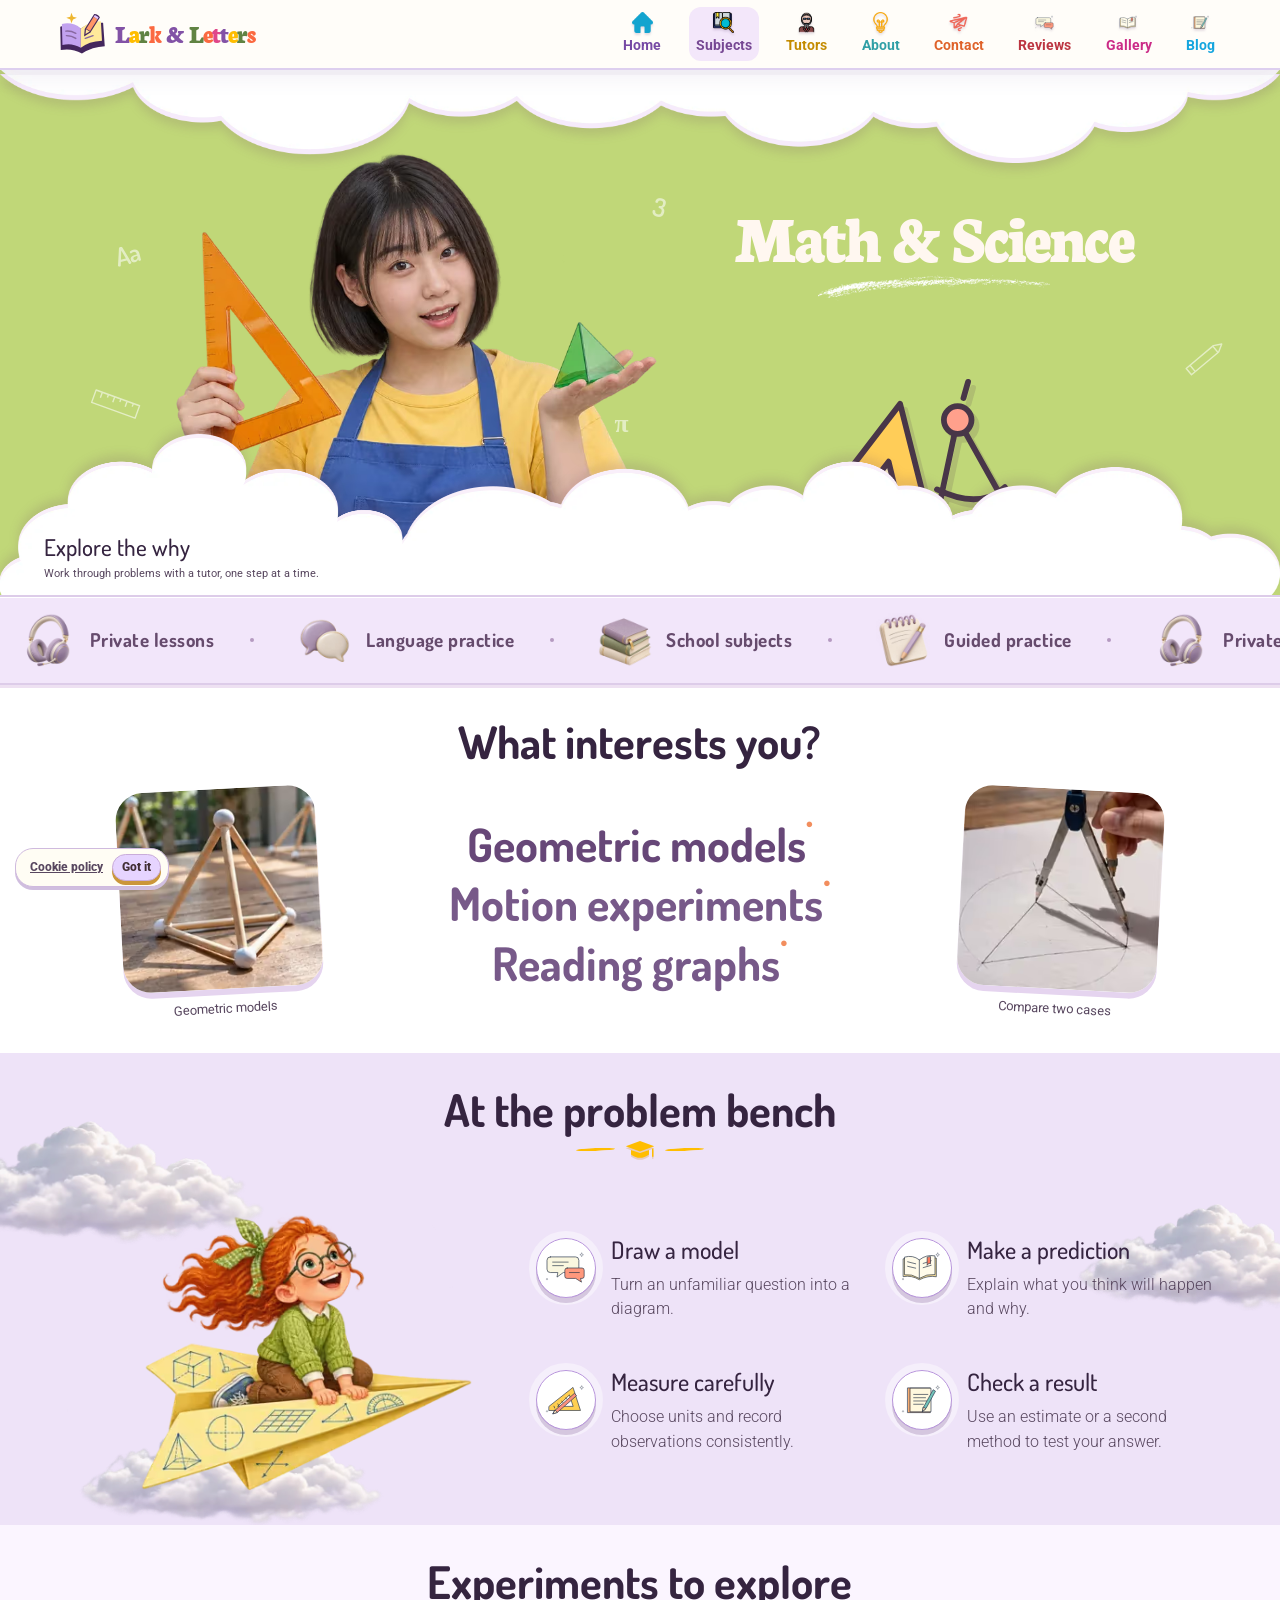
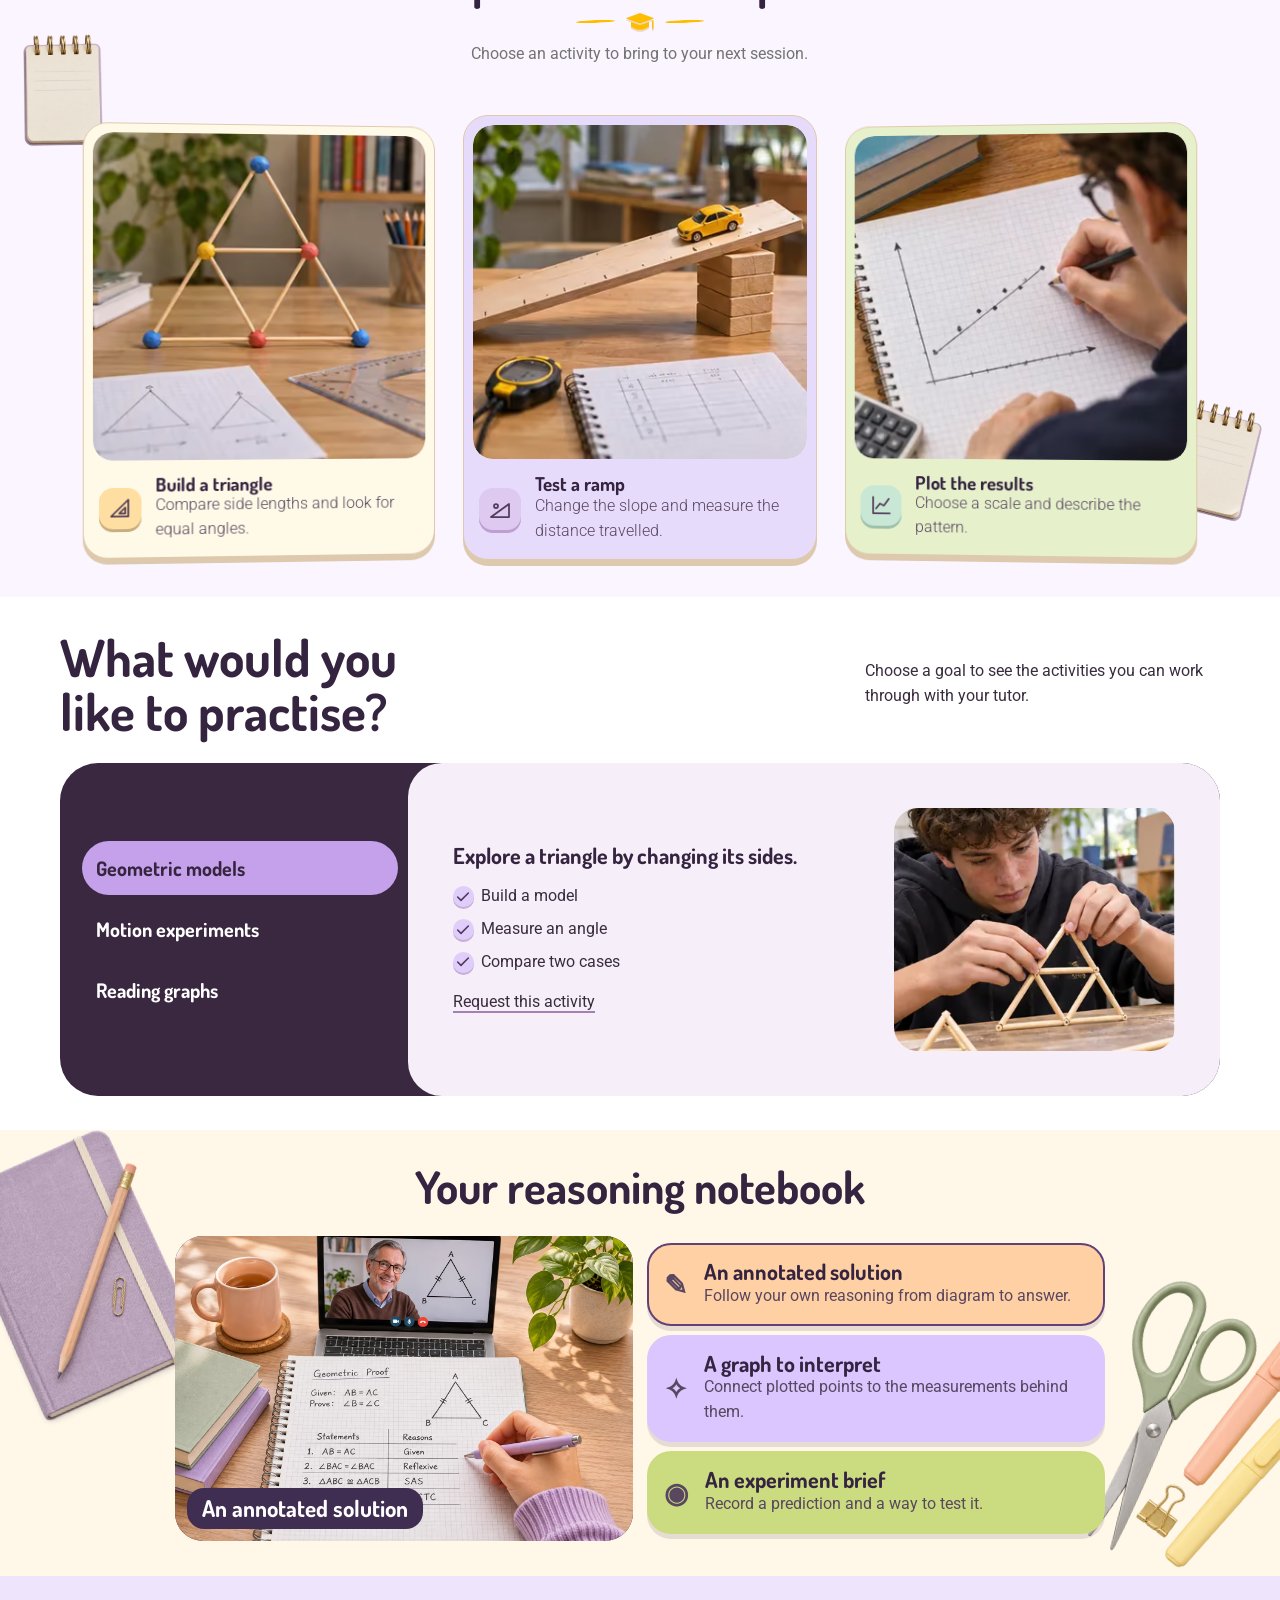
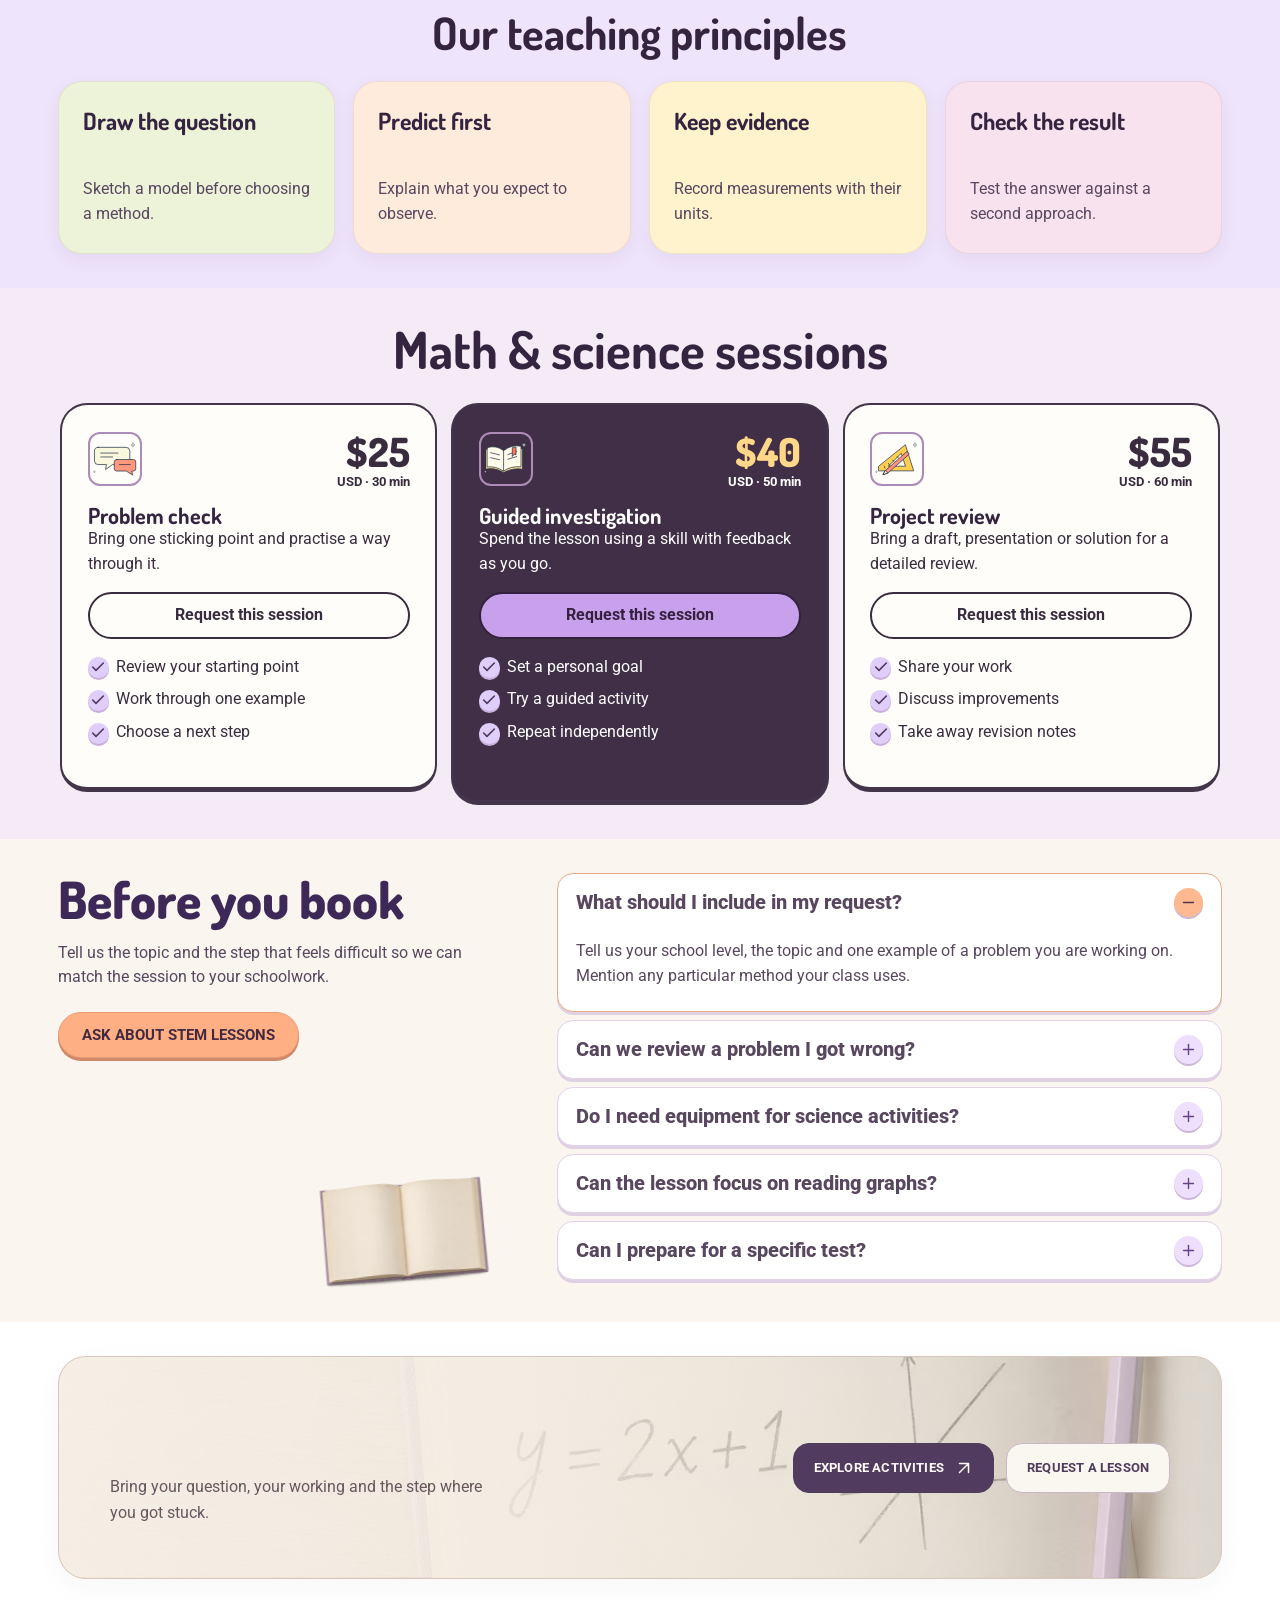
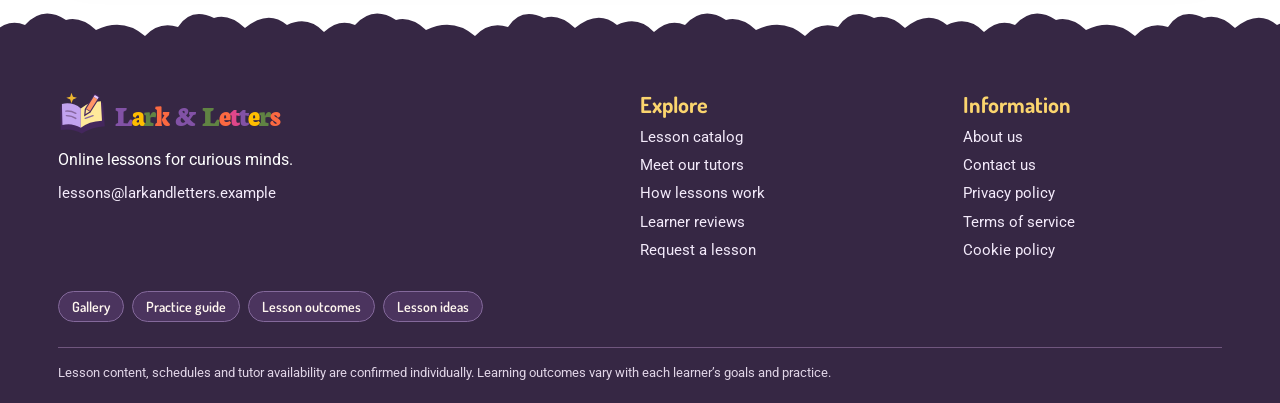
<file: math-science.html>
<!doctype html><html lang="en"><head><meta charset="utf-8"><meta name="viewport" content="width=device-width,initial-scale=1"><title>Math &amp; Science | Lark &amp; Letters</title><link rel="icon" href="assets/studio-mark.svg"><link rel="stylesheet" href="assets/site.css"><script defer src="config/config.js"></script><script defer src="assets/site.js"></script><link rel="stylesheet" href="assets/preschool.css"><link rel="stylesheet" href="assets/illustrations.css"><link rel="stylesheet" href="assets/studio.css"><script defer src="assets/studio.js"></script><link rel="stylesheet" href="assets/finish.css"><link rel="stylesheet" href="assets/workshop.css"><script defer src="assets/workshop.js"></script><link rel="stylesheet" href="assets/editorial.css"><link rel="stylesheet" href="assets/collections.css"><link rel="stylesheet" href="assets/detail.css"><link rel="stylesheet" href="assets/motion.css"><script defer src="assets/motion.js"></script><link rel="stylesheet" href="assets/booking-book.css"><link rel="stylesheet" href="assets/lesson-invite.css"><script defer src="assets/lesson-invite.js"></script><link rel="stylesheet" href="assets/hero-responsive.css"><link rel="stylesheet" href="assets/navigation.css"><link rel="stylesheet" href="assets/ticker.css"></head><body data-title="Math &amp; Science"><a class="skip" href="#main">Skip to content</a><header><div class="bar wrap"><a class="brand" href="index.html"><img data-logo src="assets/studio-book.svg" alt=""><span data-name>Lark &amp; Letters</span></a><button class="toggle" aria-label="Open navigation" aria-expanded="false"><svg class="ui-icon icon-menu" xmlns="http://www.w3.org/2000/svg" viewBox="0 0 24 24" width="24" height="24" fill="none" stroke="currentColor" stroke-width="2" stroke-linecap="round" stroke-linejoin="round" aria-hidden="true" focusable="false"><path d="M4 6h16M4 12h16M4 18h16"/></svg><svg class="ui-icon icon-close" xmlns="http://www.w3.org/2000/svg" viewBox="0 0 24 24" width="24" height="24" fill="none" stroke="currentColor" stroke-width="2" stroke-linecap="round" stroke-linejoin="round" aria-hidden="true" focusable="false"><path d="m6 6 12 12M6 18 18 6"/></svg></button><nav><div class="menu-content"><div class="menu-intro"><p>Learn. Create. Discover.</p><h2>Where shall we go?</h2></div><div class="menu-grid"><a data-nav="Home" href="index.html"><img src="assets/nav0.png" alt="">Home</a><div class="subnav"><button class="subject-trigger" type="button" aria-expanded="false" aria-controls="subject-links"><img src="assets/nav1.png" alt="">Subjects</button><div class="sub-list" id="subject-links" inert><a href="language.html">Language Lessons</a><a href="creative-arts.html">Creative Arts</a><a aria-current="page" href="math-science.html">Math & Science</a></div></div><a data-nav="Tutors" href="index.html#teachers"><img src="assets/nav2.png" alt="">Tutors</a><a data-nav="About" href="index.html#about"><img src="assets/nav3.png" alt="">About</a><a data-nav="Contact" href="index.html#contact"><img src="assets/nav4.png" alt="">Contact</a><a data-nav="Reviews" href="index.html#reviews"><img src="assets/study0.svg" alt="">Reviews</a><a data-nav="Gallery" href="index.html#gallery"><img src="assets/study1.svg" alt="">Gallery</a><a  href="math-science.html#blog"><img src="assets/study3.svg" alt="">Blog</a></div><div class="menu-footer"><span>One-to-one lessons. Endless possibilities.</span><a class="menu-cta" href="index.html#request-form">Find your lesson <svg class="ui-icon" viewBox="0 0 24 24" fill="none" stroke="currentColor" stroke-width="1.8" stroke-linecap="round" stroke-linejoin="round" aria-hidden="true"><path d="M5 12h14m-6-6 6 6-6 6"/></svg></a></div></div></nav></div></header><main id="main"><section class="hero service-scene math-scene"><div class="wrap scene"><div class="sky-marks" aria-hidden="true"><span>Aa</span><span>3</span><span>π</span><svg viewBox="0 0 62 22"><path d="M6 8h43l9 5-9 5H6zm6 0v10m36-10v10"/></svg><svg viewBox="0 0 62 22"><path d="M3 3h56v16H3zm8 0v7m8-7v4m8-4v7m8-7v4m8-4v7m8-7v4"/></svg></div><img class="portrait" src="assets/hero-math.avif" alt="Learner with subject materials"><div class="lesson-title"><h1>Math &amp; Science</h1><svg viewBox="0 0 250 20" aria-hidden="true"><path fill="#fff9ea" d="M2 17Q115-8 248 9 105 2 2 20zm14-1Q108-3 208 6 99 3 16 18z"/></svg></div><img class="supplies" src="assets/desk-math.svg" alt=""><div class="hero-footer"><div class="cloud-note"><h2>Explore the why</h2><p>Work through problems with a tutor, one step at a time.</p></div></div></div></section><div class="ticker" aria-label="One-on-one lessons, Language practice, School subject support, Individual learning plans"><div aria-hidden="true"><span><img class="ticker-icon" src="assets/ticker-private-real.avif" alt="" width="64" height="64" decoding="async"> Private lessons</span><span><img class="ticker-icon" src="assets/ticker-language-real.avif" alt="" width="64" height="64" decoding="async"> Language practice</span><span><img class="ticker-icon" src="assets/ticker-school-real.avif" alt="" width="64" height="64" decoding="async"> School subjects</span><span><img class="ticker-icon" src="assets/ticker-practice-real.avif" alt="" width="64" height="64" decoding="async"> Guided practice</span><span><img class="ticker-icon" src="assets/ticker-private-real.avif" alt="" width="64" height="64" decoding="async"> Private lessons</span><span><img class="ticker-icon" src="assets/ticker-language-real.avif" alt="" width="64" height="64" decoding="async"> Language practice</span><span><img class="ticker-icon" src="assets/ticker-school-real.avif" alt="" width="64" height="64" decoding="async"> School subjects</span><span><img class="ticker-icon" src="assets/ticker-practice-real.avif" alt="" width="64" height="64" decoding="async"> Guided practice</span><span><img class="ticker-icon" src="assets/ticker-private-real.avif" alt="" width="64" height="64" decoding="async"> Private lessons</span><span><img class="ticker-icon" src="assets/ticker-language-real.avif" alt="" width="64" height="64" decoding="async"> Language practice</span><span><img class="ticker-icon" src="assets/ticker-school-real.avif" alt="" width="64" height="64" decoding="async"> School subjects</span><span><img class="ticker-icon" src="assets/ticker-practice-real.avif" alt="" width="64" height="64" decoding="async"> Guided practice</span><span><img class="ticker-icon" src="assets/ticker-private-real.avif" alt="" width="64" height="64" decoding="async"> Private lessons</span><span><img class="ticker-icon" src="assets/ticker-language-real.avif" alt="" width="64" height="64" decoding="async"> Language practice</span><span><img class="ticker-icon" src="assets/ticker-school-real.avif" alt="" width="64" height="64" decoding="async"> School subjects</span><span><img class="ticker-icon" src="assets/ticker-practice-real.avif" alt="" width="64" height="64" decoding="async"> Guided practice</span></div></div><section class="edition subjectindex" id="interest-index"><div class="wrap"><h2>What interests you?</h2><div class="index-layout"><figure><img loading="lazy" src="assets/math-science-interest1.avif" alt="A study journal"><figcaption>From your notebook</figcaption></figure><div><a href="index.html?subject=math-science%20Geometric%20models#request-form" data-left="math-science-interest1" data-right="math-science-interest2" data-left-caption="Geometric models" data-right-caption="Compare two cases">Geometric models<i aria-hidden="true">●</i></a><a href="index.html?subject=math-science%20Motion%20experiments#request-form" data-left="math-science-interest3" data-right="math-science-interest4" data-left-caption="Motion experiments" data-right-caption="Record distances">Motion experiments<i aria-hidden="true">●</i></a><a href="index.html?subject=math-science%20Reading%20graphs#request-form" data-left="math-science-interest5" data-right="math-science-interest6" data-left-caption="Reading graphs" data-right-caption="Explain the trend">Reading graphs<i aria-hidden="true">●</i></a></div><figure><img loading="lazy" src="assets/math-science-interest2.avif" alt="A close look at a study activity"><figcaption>Into the lesson</figcaption></figure></div></div></section><section id="" class="facility"><div class="floating-clouds" aria-hidden="true"><i></i><i></i><i></i></div><div class="wrap"><div class="sectitle"><h2>At the problem bench</h2><i aria-hidden="true"><svg viewBox="0 0 40 25" width="30" height="21" fill="currentColor"><path d="m1 8 19-7 19 7-19 7zM8 13l12 4 12-4v6c-8 6-16 6-24 0zm28-2h2v11h-2z"/></svg></i></div><div class="fac-grid"><img class="flight-illustration" loading="lazy" src="assets/math-science-plane.avif" alt="A girl flying on a paper airplane"><div><article><i><img src="assets/study0.svg" alt=""></i><div><h3>Draw a model</h3><p>Turn an unfamiliar question into a diagram.</p></div></article><article><i><img src="assets/study1.svg" alt=""></i><div><h3>Make a prediction</h3><p>Explain what you think will happen and why.</p></div></article><article><i><img src="assets/study2.svg" alt=""></i><div><h3>Measure carefully</h3><p>Choose units and record observations consistently.</p></div></article><article><i><img src="assets/study3.svg" alt=""></i><div><h3>Check a result</h3><p>Use an estimate or a second method to test your answer.</p></div></article></div></div></div></section><section id="blog" class="ideas"><div class="wrap"><div class="sectitle"><h2>Experiments to explore</h2><i aria-hidden="true"><svg viewBox="0 0 40 25" width="30" height="21" fill="currentColor"><path d="m1 8 19-7 19 7-19 7zM8 13l12 4 12-4v6c-8 6-16 6-24 0zm28-2h2v11h-2z"/></svg></i><p>Choose an activity to bring to your next session.</p></div><div class="journal"><a href="index.html?subject=Build%20a%20triangle#request-form"><div><img loading="lazy" src="assets/math-science-idea1.avif" alt="Build a triangle"><b aria-hidden="true"><svg class="ui-icon icon-plus" xmlns="http://www.w3.org/2000/svg" viewBox="0 0 24 24" width="24" height="24" fill="none" stroke="currentColor" stroke-width="2" stroke-linecap="round" stroke-linejoin="round" aria-hidden="true" focusable="false"><path d="M5 12h14M12 5v14"/></svg></b></div><section><i class="activity-medal"><svg class="activity-symbol" aria-hidden="true" viewBox="0 0 24 24"><path d="M3 20L20 3v17z M11 17l6-6v6z"/></svg></i><div><h3>Build a triangle</h3><p>Compare side lengths and look for equal angles.</p></div></section></a><a href="index.html?subject=Test%20a%20ramp#request-form"><div><img loading="lazy" src="assets/math-science-idea2.avif" alt="Test a ramp"><b aria-hidden="true"><svg class="ui-icon icon-plus" xmlns="http://www.w3.org/2000/svg" viewBox="0 0 24 24" width="24" height="24" fill="none" stroke="currentColor" stroke-width="2" stroke-linecap="round" stroke-linejoin="round" aria-hidden="true" focusable="false"><path d="M5 12h14M12 5v14"/></svg></b></div><section><i class="activity-medal"><svg class="activity-symbol" aria-hidden="true" viewBox="0 0 24 24"><path d="M3 20l18-13v13z M6 9a2 2 0 1 0 4 0 2 2 0 0 0-4 0z"/></svg></i><div><h3>Test a ramp</h3><p>Change the slope and measure the distance travelled.</p></div></section></a><a href="index.html?subject=Plot%20the%20results#request-form"><div><img loading="lazy" src="assets/math-science-idea3.avif" alt="Plot the results"><b aria-hidden="true"><svg class="ui-icon icon-plus" xmlns="http://www.w3.org/2000/svg" viewBox="0 0 24 24" width="24" height="24" fill="none" stroke="currentColor" stroke-width="2" stroke-linecap="round" stroke-linejoin="round" aria-hidden="true" focusable="false"><path d="M5 12h14M12 5v14"/></svg></b></div><section><i class="activity-medal"><svg class="activity-symbol" aria-hidden="true" viewBox="0 0 24 24"><path d="M4 3v17h17 M7 15l4-5 4 2 5-7"/></svg></i><div><h3>Plot the results</h3><p>Choose a scale and describe the pattern.</p></div></section></a></div></div></section><section class="look guide" id="practice-guide"><div class="wrap"><header><h2>What would you<br>like to practise?</h2><p>Choose a goal to see the activities you can work through with your tutor.</p></header><div class="guide-shell"><div class="guide-nav"><button type="button" aria-pressed="true">Geometric models</button><button type="button" aria-pressed="false">Motion experiments</button><button type="button" aria-pressed="false">Reading graphs</button></div><div class="guide-content"><article><div><h3>Explore a triangle by changing its sides.</h3><ul><li>Build a model</li><li>Measure an angle</li><li>Compare two cases</li></ul><a href="index.html?subject=math-science%20Geometric%20models#request-form">Request this activity</a></div><img class="goal-photo" loading="lazy" src="assets/math-science-practice1.avif" alt="Geometric models"></article><article hidden><div><h3>Investigate how slope affects travel.</h3><ul><li>Predict a result</li><li>Change the slope</li><li>Record distances</li></ul><a href="index.html?subject=math-science%20Motion%20experiments#request-form">Request this activity</a></div><img class="goal-photo" loading="lazy" src="assets/math-science-practice2.avif" alt="Motion experiments"></article><article hidden><div><h3>Turn measurements into an explanation.</h3><ul><li>Choose axes</li><li>Plot observations</li><li>Explain the trend</li></ul><a href="index.html?subject=math-science%20Reading%20graphs#request-form">Request this activity</a></div><img class="goal-photo" loading="lazy" src="assets/math-science-practice3.avif" alt="Reading graphs"></article></div></div></div></section><section class="edition outcomes" id="outcomes"><div class="wrap"><h2>Your reasoning notebook</h2><div class="out-grid"><div class="out-cover"><img loading="lazy" src="assets/math-science-result1-hd.avif" width="1536" height="1024" alt="A geometric triangle study with an online mathematics tutor"><h3>An annotated solution</h3></div><div><article data-photo="math-science-result1-hd" tabindex="0" role="button"><i>✎</i><div><h3>An annotated solution</h3><p>Follow your own reasoning from diagram to answer.</p></div></article><article data-photo="math-science-result2-hd" tabindex="0" role="button"><i>✧</i><div><h3>A graph to interpret</h3><p>Connect plotted points to the measurements behind them.</p></div></article><article data-photo="math-science-result3-hd" tabindex="0" role="button"><i>◉</i><div><h3>An experiment brief</h3><p>Record a prediction and a way to test it.</p></div></article></div></div></div></section><section class="edition principles" id="principles"><div class="wrap"><h2>Our teaching principles</h2><div><article tabindex="0" role="button" aria-expanded="false"><div class="turncard"><div class="front"><h3>Draw the question</h3><p>Sketch a model before choosing a method.</p></div><div class="back"><img loading="lazy" src="assets/math-science-principle1.avif" alt=""><b>Draw the question</b></div></div></article><article tabindex="0" role="button" aria-expanded="false"><div class="turncard"><div class="front"><h3>Predict first</h3><p>Explain what you expect to observe.</p></div><div class="back"><img loading="lazy" src="assets/math-science-principle2.avif" alt=""><b>Predict first</b></div></div></article><article tabindex="0" role="button" aria-expanded="false"><div class="turncard"><div class="front"><h3>Keep evidence</h3><p>Record measurements with their units.</p></div><div class="back"><img loading="lazy" src="assets/math-science-principle3.avif" alt=""><b>Keep evidence</b></div></div></article><article tabindex="0" role="button" aria-expanded="false"><div class="turncard"><div class="front"><h3>Check the result</h3><p>Test the answer against a second approach.</p></div><div class="back"><img loading="lazy" src="assets/math-science-principle4.avif" alt=""><b>Check the result</b></div></div></article></div></div></section><section class="look formats"><div class="wrap"><h2>Math & science sessions</h2><div class="format-row"><article><header><img src="assets/study0.svg" alt=""><strong class="price" data-rate="Skill check"><b>$25</b><small>USD · 30 min</small></strong></header><h3>Problem check</h3><p>Bring one sticking point and practise a way through it.</p><a href="index.html?subject=math-science%20Problem%20check#request-form">Request this session</a><ul><li>Review your starting point</li><li>Work through one example</li><li>Choose a next step</li></ul></article><article><header><img src="assets/study1.svg" alt=""><strong class="price" data-rate="Guided practice"><b>$40</b><small>USD · 50 min</small></strong></header><h3>Guided investigation</h3><p>Spend the lesson using a skill with feedback as you go.</p><a href="index.html?subject=math-science%20Guided%20investigation#request-form">Request this session</a><ul><li>Set a personal goal</li><li>Try a guided activity</li><li>Repeat independently</li></ul></article><article><header><img src="assets/study2.svg" alt=""><strong class="price" data-rate="Project feedback"><b>$55</b><small>USD · 60 min</small></strong></header><h3>Project review</h3><p>Bring a draft, presentation or solution for a detailed review.</p><a href="index.html?subject=math-science%20Project%20review#request-form">Request this session</a><ul><li>Share your work</li><li>Discuss improvements</li><li>Take away revision notes</li></ul></article></div></div></section><section class="before-booking"><div class="wrap"><div class="booking-intro"><h2>Before you book</h2><p>Tell us the topic and the step that feels difficult so we can match the session to your schoolwork.</p><a class="btn" href="index.html?subject=math-science#request-form">Ask about STEM lessons</a><div class="booking-book" aria-hidden="true"><div class="book-stage"><img class="book-base" src="assets/booking-book-real.avif" alt="" width="1536" height="1024" loading="lazy" decoding="async"><span class="book-sheet book-sheet-1"><span class="book-side book-side-front"></span><span class="book-side book-side-back"></span></span><span class="book-sheet book-sheet-2"><span class="book-side book-side-front"></span><span class="book-side book-side-back"></span></span><span class="book-sheet book-sheet-3"><span class="book-side book-side-front"></span><span class="book-side book-side-back"></span></span></div></div></div><div class="faq"><details name="subject-questions" open><summary>What should I include in my request?<span class="faq-icon" aria-hidden="true"><svg class="ui-icon" xmlns="http://www.w3.org/2000/svg" viewBox="0 0 24 24" width="24" height="24" fill="none" stroke="currentColor" stroke-width="2" stroke-linecap="round" focusable="false"><path d="M5 12h14"/><path class="icon-vertical" d="M12 5v14"/></svg></span></summary><p>Tell us your school level, the topic and one example of a problem you are working on. Mention any particular method your class uses.</p></details><details name="subject-questions"><summary>Can we review a problem I got wrong?<span class="faq-icon" aria-hidden="true"><svg class="ui-icon" xmlns="http://www.w3.org/2000/svg" viewBox="0 0 24 24" width="24" height="24" fill="none" stroke="currentColor" stroke-width="2" stroke-linecap="round" focusable="false"><path d="M5 12h14"/><path class="icon-vertical" d="M12 5v14"/></svg></span></summary><p>Yes. Bring the original question and your working. Your tutor can help you identify the first uncertain step and check a revised solution.</p></details><details name="subject-questions"><summary>Do I need equipment for science activities?<span class="faq-icon" aria-hidden="true"><svg class="ui-icon" xmlns="http://www.w3.org/2000/svg" viewBox="0 0 24 24" width="24" height="24" fill="none" stroke="currentColor" stroke-width="2" stroke-linecap="round" focusable="false"><path d="M5 12h14"/><path class="icon-vertical" d="M12 5v14"/></svg></span></summary><p>Many sessions use diagrams, observations or a small data set. Ask about materials in advance if you want to explore a hands-on activity.</p></details><details name="subject-questions"><summary>Can the lesson focus on reading graphs?<span class="faq-icon" aria-hidden="true"><svg class="ui-icon" xmlns="http://www.w3.org/2000/svg" viewBox="0 0 24 24" width="24" height="24" fill="none" stroke="currentColor" stroke-width="2" stroke-linecap="round" focusable="false"><path d="M5 12h14"/><path class="icon-vertical" d="M12 5v14"/></svg></span></summary><p>Bring a graph from class or ask for an example. Practise identifying variables, interpreting the scale and explaining a trend in words.</p></details><details name="subject-questions"><summary>Can I prepare for a specific test?<span class="faq-icon" aria-hidden="true"><svg class="ui-icon" xmlns="http://www.w3.org/2000/svg" viewBox="0 0 24 24" width="24" height="24" fill="none" stroke="currentColor" stroke-width="2" stroke-linecap="round" focusable="false"><path d="M5 12h14"/><path class="icon-vertical" d="M12 5v14"/></svg></span></summary><p>Include the test date, syllabus and topics you want to revise. Tutor availability and the scope of the session are confirmed before booking.</p></details></div></div></section><section class="lesson-invite invite-math-science"><div class="wrap"><div><h2>Which problem comes next?</h2><p>Bring your question, your working and the step where you got stuck.</p></div><div><a class="btn" href="#blog">Explore activities <span aria-hidden="true"><svg class="ui-icon icon-arrow-up-right" xmlns="http://www.w3.org/2000/svg" viewBox="0 0 24 24" width="24" height="24" fill="none" stroke="currentColor" stroke-width="2" stroke-linecap="round" stroke-linejoin="round" aria-hidden="true" focusable="false"><path d="M6 18 18 6M6 6h12v12"/></svg></span></a><a class="btn" href="index.html?subject=math-science#request-form">Request a lesson</a></div></div></section></main><footer><div class="footer-wave" aria-hidden="true"></div><div class="wrap foot"><div><a class="brand" href="index.html"><img data-logo src="assets/studio-book.svg" alt=""><span data-name>Lark &amp; Letters</span></a><p data-footer></p><a data-email></a><p data-address></p></div><div><strong>Explore</strong><a class="" href="index.html#catalog">Lesson catalog</a><a class="" href="index.html#teachers">Meet our tutors</a><a class="" href="index.html#how">How lessons work</a><a class="" href="index.html#reviews">Learner reviews</a><a class="" href="index.html#request-form">Request a lesson</a></div><div><strong>Information</strong><a class="" href="index.html#about">About us</a><a class="" href="index.html#contact">Contact us</a><a class="" href="privacy.html">Privacy policy</a><a class="" href="terms.html">Terms of service</a><a class="" href="cookies.html">Cookie policy</a></div></div><div class="wrap foot-jumps"><a href="index.html#gallery">Gallery</a><a href="index.html#practice-guide">Practice guide</a><a href="math-science.html#outcomes">Lesson outcomes</a><a href="math-science.html#blog">Lesson ideas</a></div><p class="wrap fine" data-disclaimer></p></footer><aside class="policy" hidden><a href="cookies.html">Cookie policy</a><button>Got it</button></aside><div class="loader" aria-hidden="true"><img src="assets/studio-book.svg" alt=""></div></body></html>
</file>
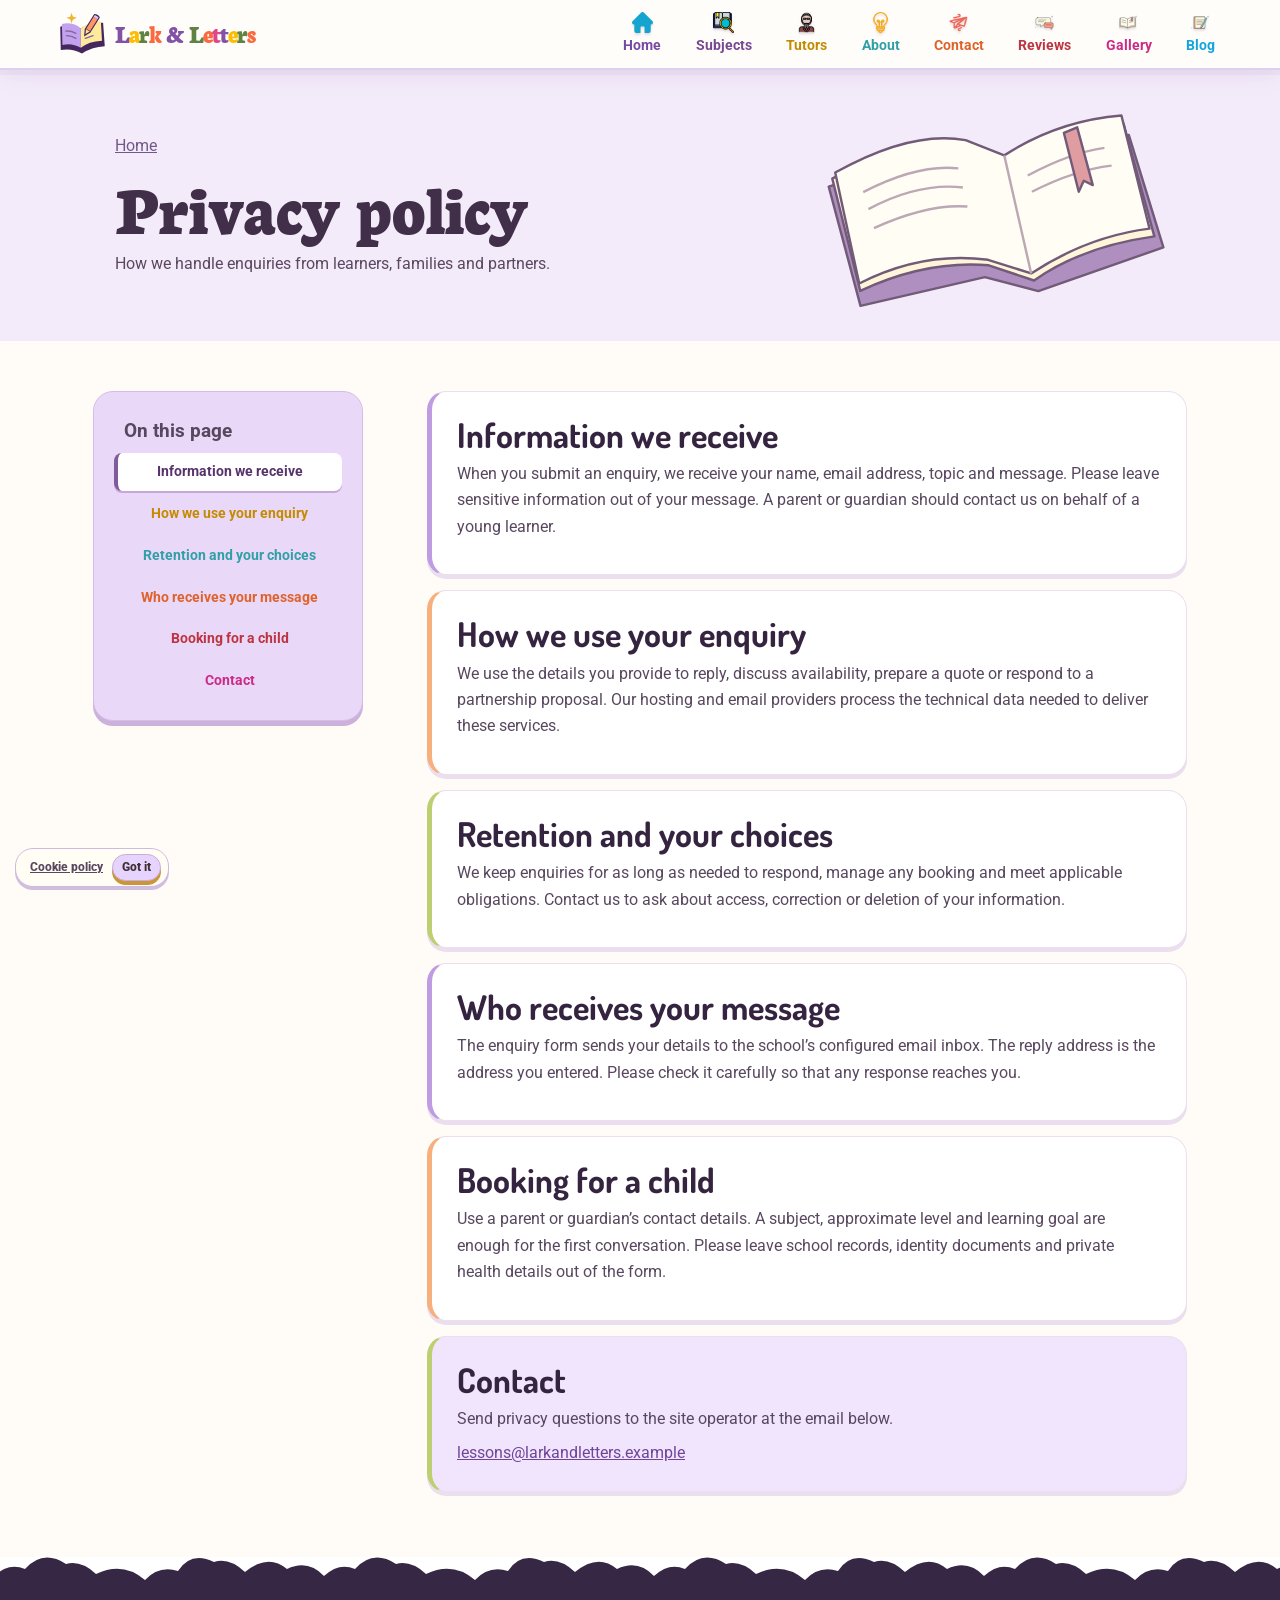
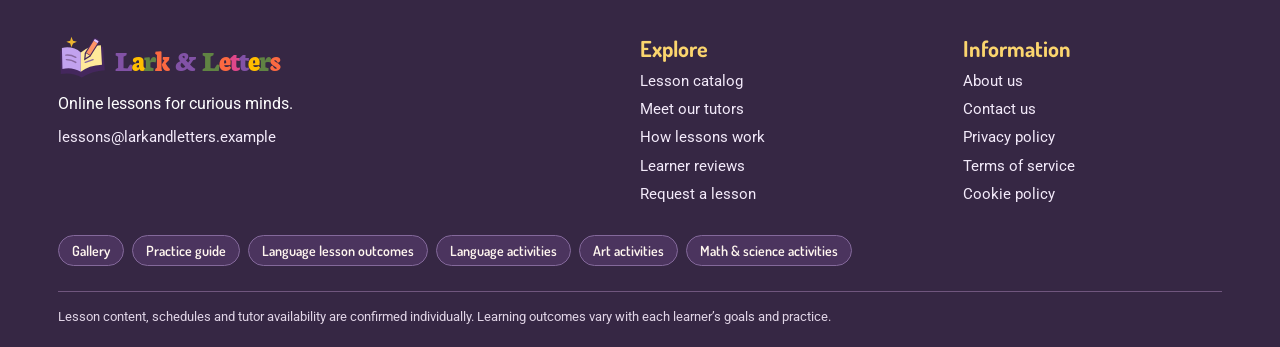
<file: privacy.html>
<!doctype html><html lang="en"><head><meta charset="utf-8"><meta name="viewport" content="width=device-width,initial-scale=1"><title>Privacy policy | Lark &amp; Letters</title><link rel="icon" href="assets/studio-mark.svg"><link rel="stylesheet" href="assets/site.css"><script defer src="config/config.js"></script><script defer src="assets/site.js"></script><link rel="stylesheet" href="assets/preschool.css"><link rel="stylesheet" href="assets/legal.css"><script defer src="assets/legal.js"></script><link rel="stylesheet" href="assets/illustrations.css"><link rel="stylesheet" href="assets/studio.css"><script defer src="assets/studio.js"></script><link rel="stylesheet" href="assets/finish.css"><link rel="stylesheet" href="assets/workshop.css"><script defer src="assets/workshop.js"></script><link rel="stylesheet" href="assets/editorial.css"><link rel="stylesheet" href="assets/collections.css"><link rel="stylesheet" href="assets/detail.css"><link rel="stylesheet" href="assets/motion.css"><script defer src="assets/motion.js"></script><link rel="stylesheet" href="assets/navigation.css"></head><body data-title="Privacy policy"><a class="skip" href="#main">Skip to content</a><header><div class="bar wrap"><a class="brand" href="index.html"><img data-logo src="assets/studio-book.svg" alt=""><span data-name>Lark &amp; Letters</span></a><button class="toggle" aria-label="Open navigation" aria-expanded="false"><svg class="ui-icon icon-menu" xmlns="http://www.w3.org/2000/svg" viewBox="0 0 24 24" width="24" height="24" fill="none" stroke="currentColor" stroke-width="2" stroke-linecap="round" stroke-linejoin="round" aria-hidden="true" focusable="false"><path d="M4 6h16M4 12h16M4 18h16"/></svg><svg class="ui-icon icon-close" xmlns="http://www.w3.org/2000/svg" viewBox="0 0 24 24" width="24" height="24" fill="none" stroke="currentColor" stroke-width="2" stroke-linecap="round" stroke-linejoin="round" aria-hidden="true" focusable="false"><path d="m6 6 12 12M6 18 18 6"/></svg></button><nav><div class="menu-content"><div class="menu-intro"><p>Learn. Create. Discover.</p><h2>Where shall we go?</h2></div><div class="menu-grid"><a data-nav="Home" href="index.html"><img src="assets/nav0.png" alt="">Home</a><div class="subnav"><button class="subject-trigger" type="button" aria-expanded="false" aria-controls="subject-links"><img src="assets/nav1.png" alt="">Subjects</button><div class="sub-list" id="subject-links" inert><a href="language.html">Language Lessons</a><a href="creative-arts.html">Creative Arts</a><a href="math-science.html">Math & Science</a></div></div><a data-nav="Tutors" href="index.html#teachers"><img src="assets/nav2.png" alt="">Tutors</a><a data-nav="About" href="index.html#about"><img src="assets/nav3.png" alt="">About</a><a data-nav="Contact" href="index.html#contact"><img src="assets/nav4.png" alt="">Contact</a><a data-nav="Reviews" href="index.html#reviews"><img src="assets/study0.svg" alt="">Reviews</a><a data-nav="Gallery" href="index.html#gallery"><img src="assets/study1.svg" alt="">Gallery</a><a data-nav="Blog" href="language.html#blog"><img src="assets/study3.svg" alt="">Blog</a></div><div class="menu-footer"><span>One-to-one lessons. Endless possibilities.</span><a class="menu-cta" href="index.html#request-form">Find your lesson <svg class="ui-icon" viewBox="0 0 24 24" fill="none" stroke="currentColor" stroke-width="1.8" stroke-linecap="round" stroke-linejoin="round" aria-hidden="true"><path d="M5 12h14m-6-6 6 6-6 6"/></svg></a></div></div></nav></div></header><main id="main" class="legal-page"><div class="legal-hero legal-privacy"><div class="wrap"><a href="index.html">Home</a><h1>Privacy policy</h1><p>How we handle enquiries from learners, families and partners.</p></div></div><div class="legal-grid wrap"><nav class="legal-nav" aria-label="On this page"><strong>On this page</strong><a href="#information-we-receive">Information we receive</a><a href="#how-we-use-your-enquiry">How we use your enquiry</a><a href="#retention-and-your-choices">Retention and your choices</a><a href="#who-receives-your-message">Who receives your message</a><a href="#booking-for-a-child">Booking for a child</a><a href="#contact">Contact</a></nav><div class="legal-copy"><article id="information-we-receive"><h2>Information we receive</h2><p>When you submit an enquiry, we receive your name, email address, topic and message. Please leave sensitive information out of your message. A parent or guardian should contact us on behalf of a young learner.</p></article><article id="how-we-use-your-enquiry"><h2>How we use your enquiry</h2><p>We use the details you provide to reply, discuss availability, prepare a quote or respond to a partnership proposal. Our hosting and email providers process the technical data needed to deliver these services.</p></article><article id="retention-and-your-choices"><h2>Retention and your choices</h2><p>We keep enquiries for as long as needed to respond, manage any booking and meet applicable obligations. Contact us to ask about access, correction or deletion of your information.</p></article><article id="who-receives-your-message"><h2>Who receives your message</h2><p>The enquiry form sends your details to the school’s configured email inbox. The reply address is the address you entered. Please check it carefully so that any response reaches you.</p></article><article id="booking-for-a-child"><h2>Booking for a child</h2><p>Use a parent or guardian’s contact details. A subject, approximate level and learning goal are enough for the first conversation. Please leave school records, identity documents and private health details out of the form.</p></article><article id="contact"><h2>Contact</h2><p>Send privacy questions to the site operator at the email below.</p><a data-email></a></article></div></div></main><footer><div class="footer-wave" aria-hidden="true"></div><div class="wrap foot"><div><a class="brand" href="index.html"><img data-logo src="assets/studio-book.svg" alt=""><span data-name>Lark &amp; Letters</span></a><p data-footer></p><a data-email></a><p data-address></p></div><div><strong>Explore</strong><a class="" href="index.html#catalog">Lesson catalog</a><a class="" href="index.html#teachers">Meet our tutors</a><a class="" href="index.html#how">How lessons work</a><a class="" href="index.html#reviews">Learner reviews</a><a class="" href="index.html#request-form">Request a lesson</a></div><div><strong>Information</strong><a class="" href="index.html#about">About us</a><a class="" href="index.html#contact">Contact us</a><a class="" href="privacy.html">Privacy policy</a><a class="" href="terms.html">Terms of service</a><a class="" href="cookies.html">Cookie policy</a></div></div><div class="wrap foot-jumps"><a href="index.html#gallery">Gallery</a><a href="index.html#practice-guide">Practice guide</a><a href="language.html#outcomes">Language lesson outcomes</a><a href="language.html#blog">Language activities</a><a href="creative-arts.html#blog">Art activities</a><a href="math-science.html#blog">Math &amp; science activities</a></div><p class="wrap fine" data-disclaimer></p></footer><aside class="policy" hidden><a href="cookies.html">Cookie policy</a><button>Got it</button></aside><div class="loader" aria-hidden="true"><img src="assets/studio-book.svg" alt=""></div></body></html>
</file>
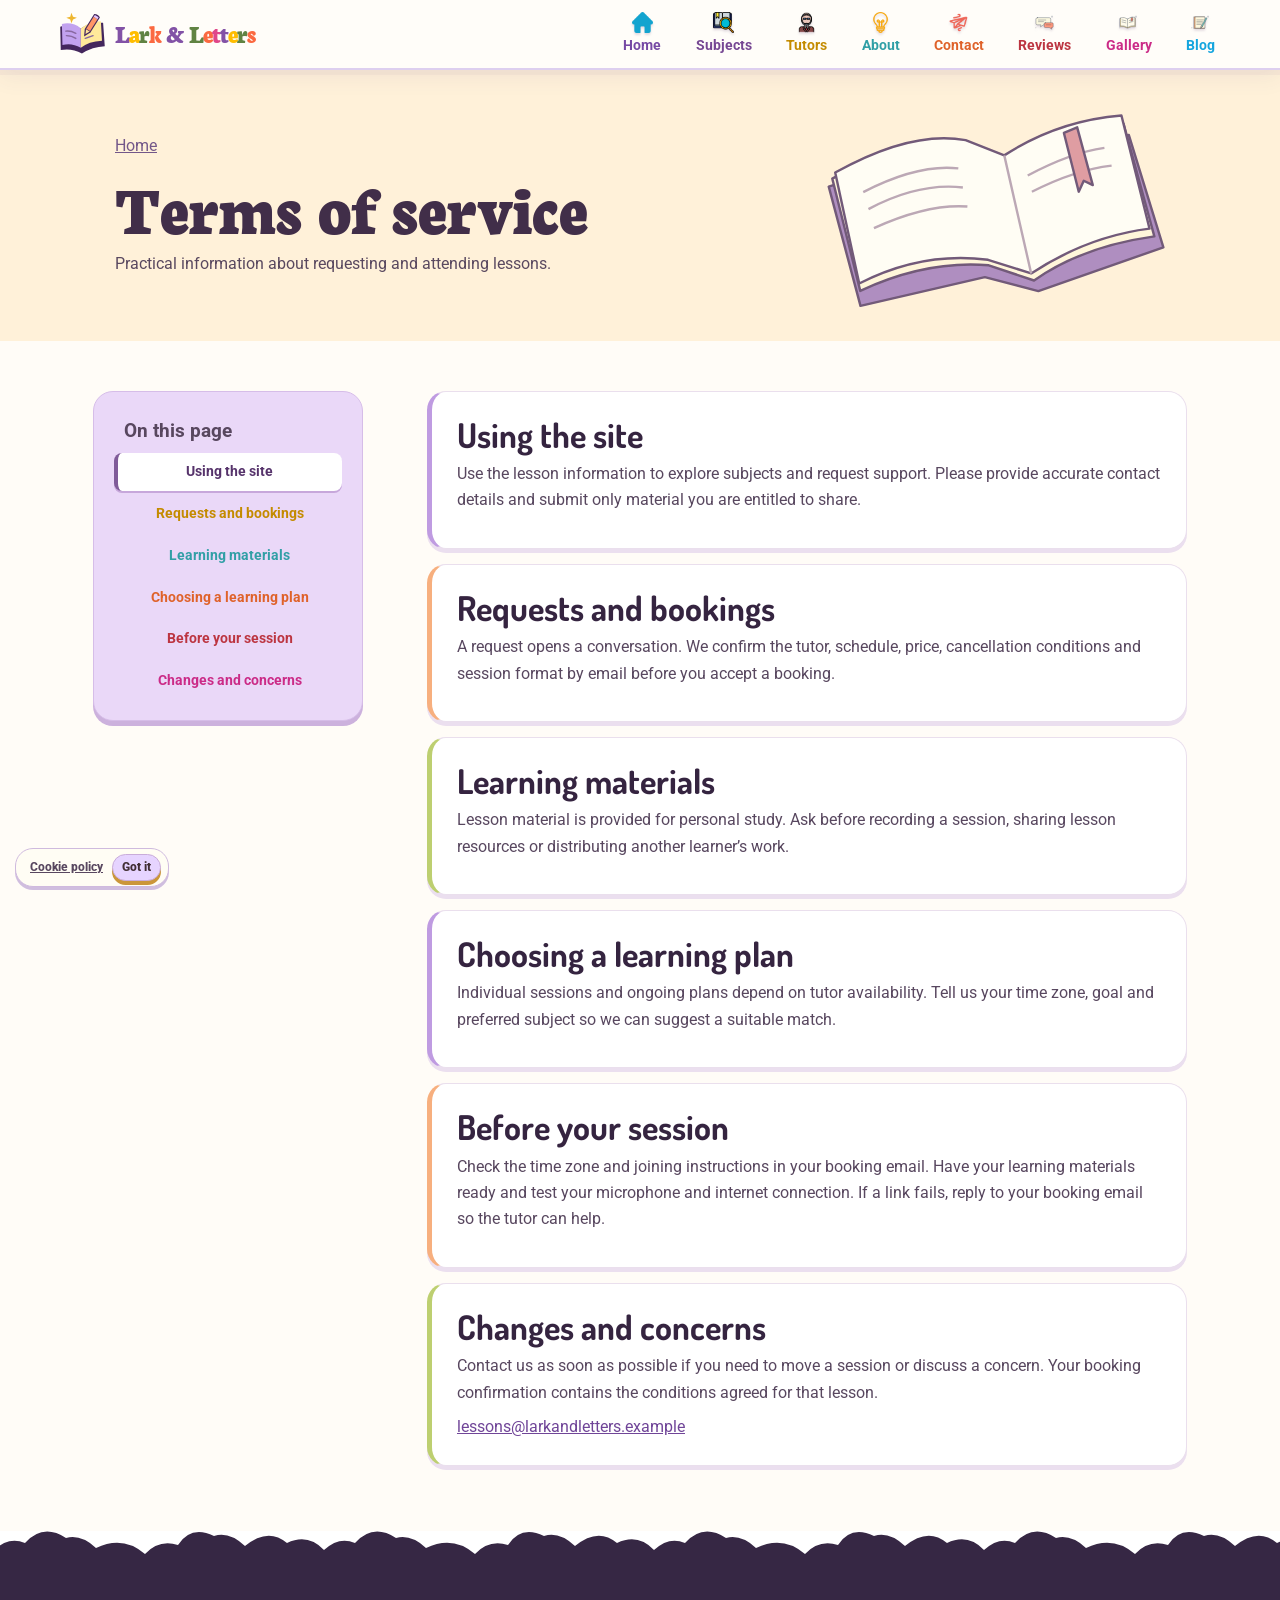
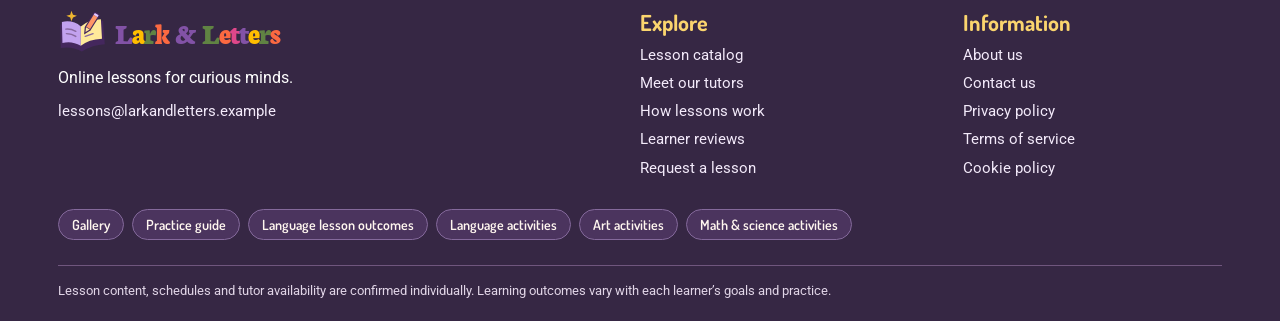
<file: terms.html>
<!doctype html><html lang="en"><head><meta charset="utf-8"><meta name="viewport" content="width=device-width,initial-scale=1"><title>Terms of service | Lark &amp; Letters</title><link rel="icon" href="assets/studio-mark.svg"><link rel="stylesheet" href="assets/site.css"><script defer src="config/config.js"></script><script defer src="assets/site.js"></script><link rel="stylesheet" href="assets/preschool.css"><link rel="stylesheet" href="assets/legal.css"><script defer src="assets/legal.js"></script><link rel="stylesheet" href="assets/illustrations.css"><link rel="stylesheet" href="assets/studio.css"><script defer src="assets/studio.js"></script><link rel="stylesheet" href="assets/finish.css"><link rel="stylesheet" href="assets/workshop.css"><script defer src="assets/workshop.js"></script><link rel="stylesheet" href="assets/editorial.css"><link rel="stylesheet" href="assets/collections.css"><link rel="stylesheet" href="assets/detail.css"><link rel="stylesheet" href="assets/motion.css"><script defer src="assets/motion.js"></script><link rel="stylesheet" href="assets/navigation.css"></head><body data-title="Terms of service"><a class="skip" href="#main">Skip to content</a><header><div class="bar wrap"><a class="brand" href="index.html"><img data-logo src="assets/studio-book.svg" alt=""><span data-name>Lark &amp; Letters</span></a><button class="toggle" aria-label="Open navigation" aria-expanded="false"><svg class="ui-icon icon-menu" xmlns="http://www.w3.org/2000/svg" viewBox="0 0 24 24" width="24" height="24" fill="none" stroke="currentColor" stroke-width="2" stroke-linecap="round" stroke-linejoin="round" aria-hidden="true" focusable="false"><path d="M4 6h16M4 12h16M4 18h16"/></svg><svg class="ui-icon icon-close" xmlns="http://www.w3.org/2000/svg" viewBox="0 0 24 24" width="24" height="24" fill="none" stroke="currentColor" stroke-width="2" stroke-linecap="round" stroke-linejoin="round" aria-hidden="true" focusable="false"><path d="m6 6 12 12M6 18 18 6"/></svg></button><nav><div class="menu-content"><div class="menu-intro"><p>Learn. Create. Discover.</p><h2>Where shall we go?</h2></div><div class="menu-grid"><a data-nav="Home" href="index.html"><img src="assets/nav0.png" alt="">Home</a><div class="subnav"><button class="subject-trigger" type="button" aria-expanded="false" aria-controls="subject-links"><img src="assets/nav1.png" alt="">Subjects</button><div class="sub-list" id="subject-links" inert><a href="language.html">Language Lessons</a><a href="creative-arts.html">Creative Arts</a><a href="math-science.html">Math & Science</a></div></div><a data-nav="Tutors" href="index.html#teachers"><img src="assets/nav2.png" alt="">Tutors</a><a data-nav="About" href="index.html#about"><img src="assets/nav3.png" alt="">About</a><a data-nav="Contact" href="index.html#contact"><img src="assets/nav4.png" alt="">Contact</a><a data-nav="Reviews" href="index.html#reviews"><img src="assets/study0.svg" alt="">Reviews</a><a data-nav="Gallery" href="index.html#gallery"><img src="assets/study1.svg" alt="">Gallery</a><a data-nav="Blog" href="language.html#blog"><img src="assets/study3.svg" alt="">Blog</a></div><div class="menu-footer"><span>One-to-one lessons. Endless possibilities.</span><a class="menu-cta" href="index.html#request-form">Find your lesson <svg class="ui-icon" viewBox="0 0 24 24" fill="none" stroke="currentColor" stroke-width="1.8" stroke-linecap="round" stroke-linejoin="round" aria-hidden="true"><path d="M5 12h14m-6-6 6 6-6 6"/></svg></a></div></div></nav></div></header><main id="main" class="legal-page"><div class="legal-hero legal-terms"><div class="wrap"><a href="index.html">Home</a><h1>Terms of service</h1><p>Practical information about requesting and attending lessons.</p></div></div><div class="legal-grid wrap"><nav class="legal-nav" aria-label="On this page"><strong>On this page</strong><a href="#using-the-site">Using the site</a><a href="#requests-and-bookings">Requests and bookings</a><a href="#learning-materials">Learning materials</a><a href="#choosing-a-learning-plan">Choosing a learning plan</a><a href="#before-your-session">Before your session</a><a href="#changes-and-concerns">Changes and concerns</a></nav><div class="legal-copy"><article id="using-the-site"><h2>Using the site</h2><p>Use the lesson information to explore subjects and request support. Please provide accurate contact details and submit only material you are entitled to share.</p></article><article id="requests-and-bookings"><h2>Requests and bookings</h2><p>A request opens a conversation. We confirm the tutor, schedule, price, cancellation conditions and session format by email before you accept a booking.</p></article><article id="learning-materials"><h2>Learning materials</h2><p>Lesson material is provided for personal study. Ask before recording a session, sharing lesson resources or distributing another learner’s work.</p></article><article id="choosing-a-learning-plan"><h2>Choosing a learning plan</h2><p>Individual sessions and ongoing plans depend on tutor availability. Tell us your time zone, goal and preferred subject so we can suggest a suitable match.</p></article><article id="before-your-session"><h2>Before your session</h2><p>Check the time zone and joining instructions in your booking email. Have your learning materials ready and test your microphone and internet connection. If a link fails, reply to your booking email so the tutor can help.</p></article><article id="changes-and-concerns"><h2>Changes and concerns</h2><p>Contact us as soon as possible if you need to move a session or discuss a concern. Your booking confirmation contains the conditions agreed for that lesson.</p><a data-email></a></article></div></div></main><footer><div class="footer-wave" aria-hidden="true"></div><div class="wrap foot"><div><a class="brand" href="index.html"><img data-logo src="assets/studio-book.svg" alt=""><span data-name>Lark &amp; Letters</span></a><p data-footer></p><a data-email></a><p data-address></p></div><div><strong>Explore</strong><a class="" href="index.html#catalog">Lesson catalog</a><a class="" href="index.html#teachers">Meet our tutors</a><a class="" href="index.html#how">How lessons work</a><a class="" href="index.html#reviews">Learner reviews</a><a class="" href="index.html#request-form">Request a lesson</a></div><div><strong>Information</strong><a class="" href="index.html#about">About us</a><a class="" href="index.html#contact">Contact us</a><a class="" href="privacy.html">Privacy policy</a><a class="" href="terms.html">Terms of service</a><a class="" href="cookies.html">Cookie policy</a></div></div><div class="wrap foot-jumps"><a href="index.html#gallery">Gallery</a><a href="index.html#practice-guide">Practice guide</a><a href="language.html#outcomes">Language lesson outcomes</a><a href="language.html#blog">Language activities</a><a href="creative-arts.html#blog">Art activities</a><a href="math-science.html#blog">Math &amp; science activities</a></div><p class="wrap fine" data-disclaimer></p></footer><aside class="policy" hidden><a href="cookies.html">Cookie policy</a><button>Got it</button></aside><div class="loader" aria-hidden="true"><img src="assets/studio-book.svg" alt=""></div></body></html>
</file>
<file: assets/site.css>
@font-face{font-family:Bricolage;src:url(display.woff2) format('woff2');font-weight:200 800;font-display:swap}@font-face{font-family:Nunito;src:url(body.woff2) format('woff2');font-weight:200 900;font-display:swap}
:root{--ink:#202e42;--yellow:#ffcb29;--cream:#fff7e6;--aqua:#c6edef;--orange:#fd815c;--border:#e1e3df;--head:Bricolage,system-ui,sans-serif}*{box-sizing:border-box}html{scroll-behavior:smooth;scroll-padding-top:95px}body{margin:0;color:var(--ink);font:17px/1.55 Nunito,Arial,sans-serif}a{color:inherit}button,input,select,textarea{font:inherit}button,a{touch-action:manipulation}button{cursor:pointer}img{max-width:100%;display:block}.wrap{width:min(100% - clamp(38px,9vw,160px),1480px);margin-inline:auto}header{position:sticky;top:0;z-index:12;background:white;box-shadow:0 2px 9px #27384b0d}.bar,.brand,nav,.actions,.controls,.check,.review,.ticker>div{display:flex;align-items:center}.bar{justify-content:space-between;gap:22px;min-height:82px}.brand{font:800 clamp(20px,2.2vw,32px)/1 var(--head);letter-spacing:-1.6px;text-decoration:none;gap:7px;white-space:nowrap}.brand img{width:52px}.bar nav{gap:clamp(16px,2.8vw,48px)}nav a{display:grid;justify-items:center;text-decoration:none;font-size:13px;font-weight:800;gap:2px}nav img{height:23px;width:23px;object-fit:contain}nav a:hover,nav a:focus-visible{color:#a95027}.btn,.policy button{display:inline-flex;align-items:center;justify-content:center;background:var(--yellow);border:1.5px solid var(--ink);border-radius:25px;padding:12px 24px;color:var(--ink);font-weight:850;text-decoration:none;box-shadow:2px 3px 0 var(--ink);transition:transform .2s,box-shadow .2s}.btn:hover,.policy button:hover{transform:translateY(-3px);box-shadow:3px 5px 0 var(--ink)}.ink{background:var(--ink);color:white;box-shadow:2px 3px 0 #967219}.small{font-size:14px;padding:10px 18px}.under{font-weight:850;text-underline-offset:6px}.toggle,.skip:not(:focus){display:none}section{position:relative;padding:clamp(48px,5vw,78px) 0}.hero{overflow:hidden;background:var(--yellow);padding:0}.hero::before,.hero::after{content:"";position:absolute;left:0;right:0;height:clamp(28px,3.4vw,53px);background:url(clouds.svg) center bottom / auto 100% repeat-x;z-index:2;pointer-events:none}.hero::before{top:-1px;transform:rotate(180deg)}.hero::after{bottom:-1px}.stage{display:grid;grid-template-columns:1fr 1fr;align-items:center;min-height:clamp(480px,42vw,650px);position:relative}.hero-copy{grid-column:2;grid-row:1;position:relative;z-index:3;padding:54px 0 72px 3%}.ribbon{display:inline-block;background:#fff9df;border:1.5px solid var(--ink);border-radius:7px;box-shadow:2px 2px 0 var(--ink);font-size:11px;font-weight:900;letter-spacing:1.8px;padding:5px 12px;transform:rotate(-3deg)}h1,h2,h3,p{margin:0}h1,h2,h3{font-family:var(--head);line-height:1.04;text-wrap:balance}h1{font-size:clamp(46px,5.9vw,94px);letter-spacing:-.065em;font-weight:800}.hero h1{margin:22px 0}.hero h1 em{font-style:normal;display:inline-block;position:relative}.hero h1 em:after{content:"";position:absolute;height:7px;border-radius:70%;bottom:-5px;left:23%;right:2%;background:#fff5c5;transform:rotate(-2deg)}.hero p{max-width:470px;font-weight:600}.actions{gap:26px;margin-top:26px}.hero-art{height:100%;grid-column:1;grid-row:1;position:relative;isolation:isolate}.portrait{position:absolute;height:91%;width:100%;object-fit:contain;object-position:bottom;bottom:0;z-index:1}.blob{position:absolute;inset:23% 7% 3% 7%;border-radius:51% 49% 38% 60%;background:#ffdc65;transform:rotate(-9deg)}.plane{position:absolute;top:9%;right:0;width:29%;z-index:2;animation:bob 5s ease-in-out infinite}.hello,.math{position:absolute;z-index:2;font:800 clamp(18px,2.2vw,35px) var(--head);border:2px solid var(--ink);box-shadow:3px 4px var(--ink);padding:4px 17px}.hello{background:#fff9e7;top:36%;left:0;transform:rotate(-12deg);border-radius:50% 48% 45% 20%}.math{background:#9edcde;bottom:18%;right:2%;transform:rotate(10deg);border-radius:12px}.spark{position:absolute;color:#fff9de;font-size:58px;line-height:1}.s1{top:15%;left:14%}.s2{bottom:19%;left:5%;color:#298d96}.ticker{overflow:hidden;border-bottom:1px dashed #b9c8c4;padding:12px 0;background:white}.ticker>div{width:max-content;animation:run 48s linear infinite}.ticker span{margin-right:32px;font-size:14px;font-weight:800;color:#3b5960}.ticker span:nth-child(even){color:#9e4e35}@keyframes run{to{transform:translateX(-50%)}}@keyframes bob{50%{transform:translate(4px,-6px) rotate(4deg)}}h2{font-size:clamp(33px,3.8vw,58px);letter-spacing:-.055em}h3{font-size:clamp(23px,2.1vw,34px);letter-spacing:-.045em}.sectitle{text-align:center;margin-bottom:30px}.sectitle i{display:flex;align-items:center;justify-content:center;gap:7px;color:#d99a00;font-size:20px;line-height:1.5}.sectitle i:after,.sectitle i:before{content:"";width:28px;border-top:2px solid #f2bb2e}.sectitle p{color:#52616b}.cards,.team,.plans{display:grid;grid-template-columns:repeat(4,1fr);gap:clamp(12px,1.7vw,26px)}.card,.plans article{display:flex;flex-direction:column;align-items:center;gap:10px;padding:21px 14px;text-decoration:none;text-align:center;border-radius:24px;border:1px solid #e1e1da;box-shadow:0 4px 0 #26334712;transition:transform .25s,box-shadow .25s}.card:hover{transform:translateY(-6px) rotate(-1deg);box-shadow:0 9px 0 #26334713}.card>div{width:min(78%,178px);aspect-ratio:1;border-radius:50%;overflow:hidden}.card img,.team img{width:100%;height:100%;object-fit:cover}.card small,.slide small,.team small{font-weight:800;font-size:12px}.card span{font-size:14px;font-weight:850;margin-top:auto;text-decoration:underline;text-underline-offset:4px}.c0{background:#e2f4ef}.c1{background:#fff0ce}.c2{background:#fbe5e0}.c3{background:#e7e9fa}.split,.contact,.slide{display:grid;grid-template-columns:1fr 1fr;align-items:center;gap:clamp(24px,5vw,80px)}.split{max-width:1120px;margin:auto}.split p,.paper p,.intro p,.review p,.plans p,.team p,.slide p{margin:15px 0}.sky,.aqua{background:var(--aqua)}.cream,.plans article{background:var(--cream)}.snapshot{transform:rotate(-3deg);background:white;padding:10px 10px 19px;box-shadow:3px 6px 0 #326d7333}.snapshot img{width:100%;aspect-ratio:1.65;object-fit:cover}.carousel{max-width:830px;margin:auto;touch-action:pan-y}.slide{display:none;gap:36px}.slide.active,.slide:first-child:not(.ready){display:grid}.slide.active{animation:appear .35s ease-out}.slide>img{width:210px;height:210px;object-fit:cover;border:9px solid #c7ecec;border-radius:50%;justify-self:end}.controls{margin:18px auto 0;justify-content:center;gap:12px}.controls button{background:white;border:1px solid #adb8ba;border-radius:50%;width:35px;height:35px;font-size:25px;line-height:1}.controls span{font-size:13px;letter-spacing:4px;color:#48757a}.review,.paper,.faq{max-width:810px;margin:auto}.review{gap:25px}.review>b{font:110px/1 Georgia;color:#c88a0c}.contact{align-items:start}.contact h2{max-width:12em}.contact p{margin-top:14px}.contact form,.paper,.team article{background:white;border-radius:24px;padding:clamp(20px,3vw,40px)}.fields{display:grid;grid-template-columns:1fr 1fr;gap:12px}label{display:block;font-weight:800;font-size:14px;margin-bottom:12px}input,select,textarea{display:block;width:100%;padding:10px;border:1px solid #a8b4ba;background:#fffdfa;border-radius:9px;color:var(--ink)}textarea{min-height:90px;resize:vertical}.check{align-items:center;gap:10px}.check input{width:auto}.trap{position:absolute;clip-path:inset(50%);width:1px;height:1px;overflow:hidden}.intro{background:#fff1bd;text-align:center}.intro h1{font-size:clamp(40px,5vw,70px);margin:12px 0}.intro p{max-width:680px;margin-inline:auto}.crumb{font-size:14px;font-weight:bold}.subject-art{min-height:230px;display:grid;place-items:center;background:#d3efea;border-radius:45% 38% 33% 36%;position:relative}.subject-art span{font:800 clamp(54px,7vw,104px) var(--head);transform:rotate(-8deg)}.subject-art img{position:absolute;bottom:0;right:0;width:32%}.art1{background:#ffdf89}.art2{background:#ffcbb9}.art3{background:#d9dbfb}dl{display:grid;grid-template-columns:auto 1fr;gap:7px 17px;margin:18px 0}dt{font-weight:800}dd{margin:0}.faq details{border-bottom:1px solid #bcc6c2;padding:14px 0}.faq summary{cursor:pointer;font-weight:800;font-size:20px}.faq p{padding:9px 0}.team,.plans{grid-template-columns:repeat(3,1fr)}.team article{text-align:center;background:#edf8f6}.team img{width:min(100%,190px);aspect-ratio:1;height:auto;border-radius:50%;margin:0 auto 16px}.plans strong{margin-top:auto}.plans h2,.paper h2{font-size:29px}.center{text-align:center;margin-top:25px}.paper{border:1px solid var(--border)}.paper h2:not(:first-child){margin-top:28px}footer{background:#233447;color:white;padding:38px 0 20px}.foot{display:grid;grid-template-columns:2fr 1fr 1fr;gap:35px}.foot>div>a:not(.brand){display:block;margin:5px 0;font-size:15px}.foot p{margin:9px 0}.fine{border-top:1px solid #506071;margin-top:25px;padding-top:15px;font-size:13px;color:#d4e0e2}.policy{position:fixed;bottom:13px;left:15px;border:1px solid #ccc7b6;background:#fffdf4;border-radius:18px;padding:5px 7px 5px 14px;z-index:11;box-shadow:0 3px 8px #0001;font-size:12px;font-weight:800}.policy button{padding:3px 9px;margin-left:9px;box-shadow:none}.loader{pointer-events:none;position:fixed;inset:0;z-index:20;background:#fff2b8;display:grid;place-items:center;opacity:0;visibility:hidden}.loading .loader{visibility:visible;animation:appear .16s both}.loader img{width:75px;animation:bob .5s infinite}.seen{animation:appear .5s ease-out backwards}@keyframes appear{from{opacity:0;transform:translateY(12px)}to{opacity:1;transform:none}}:focus-visible{outline:3px solid #2068ae;outline-offset:3px}
@media(max-width:920px){.bar{min-height:67px}.toggle{display:block;order:3;background:white;border:1px solid var(--border);border-radius:12px;padding:5px 12px}.bar>.btn{margin-left:auto}.bar nav{position:absolute;display:none;top:100%;left:0;right:0;background:white;padding:20px;justify-content:center;box-shadow:0 5px 8px #0001}.bar nav.open{display:flex}.cards{grid-template-columns:repeat(2,1fr)}.card{padding:16px}.stage{min-height:465px}.actions{gap:13px;flex-wrap:wrap}.contact{grid-template-columns:1fr;max-width:740px;text-align:center}.contact form{text-align:left}.contact h2{margin:auto}.plans,.team{gap:12px}.plans article{padding:15px}.hero-copy{padding-left:0}}
@media(max-width:680px){.wrap{width:calc(100% - 36px)}.brand img{width:37px}.bar{gap:8px}.small{font-size:12px;padding:7px 11px}.bar nav{gap:18px;flex-wrap:wrap}.stage{display:flex;flex-direction:column;min-height:0;text-align:center}.hero-copy{padding:37px 0 2px}.hero h1{font-size:clamp(41px,10.5vw,69px);margin:13px 0}.hero p{font-size:16px;margin-inline:auto}.actions{justify-content:center;margin-top:16px}.hero-art{height:clamp(190px,54vw,275px);width:min(100%,420px)}.portrait{height:100%}.hello{left:10%}.math{right:8%}.plane{top:6%;right:4%}.hero:after{height:25px}.cards{gap:11px}.card{padding:13px 8px;border-radius:18px}.card h3{font-size:21px}.card small{font-size:11px}.split,.slide,.team,.plans,.fields{grid-template-columns:1fr}.split,.slide,.team,.plans{text-align:center}.slide>img{justify-self:center;width:155px;height:155px}.slide{gap:16px}.foot{grid-template-columns:1fr 1fr;gap:20px}.foot>div:first-child{grid-column:1/-1}.foot .brand{justify-content:flex-start}.fine{margin-bottom:33px}.review{gap:12px}.review>b{font-size:65px}.snapshot{width:92%;margin:auto}.subject-art{min-height:165px}.contact h2{font-size:35px}.team img{width:120px}dl{text-align:left}.policy{bottom:7px;left:8px}}
@media(prefers-reduced-motion:reduce){*,*:before,*:after{animation:none!important;transition:none!important;scroll-behavior:auto!important}}
.subject-art .artwork{position:static;width:70%;max-height:265px}.studio-art{border-radius:30% 38% 28% 37%;padding:10px;max-width:330px;width:100%;justify-self:center}.studio-art img{height:200px;width:100%}.studio+.section{padding-top:0}.contact{max-width:970px;grid-template-columns:1fr;gap:22px}.contact h2{max-width:none}.contact form{width:100%}.contact form textarea{min-height:65px}.contact>div>p{max-width:900px}.contact{gap:18px}.contact form{padding:22px}.contact section{padding-block:40px}
</file>
<file: assets/preschool.css>
:root{--yellow:#ffca00;--ink:#292929;--head:SchoolHead,Nunito,sans-serif}body{font:16px/1.55 SchoolBody,Nunito,sans-serif;color:#666}h1,h2,h3{color:#212121;letter-spacing:0;font-weight:700}h2{font-size:clamp(32px,3.5vw,48px)}h3{font-size:22px}.wrap{max-width:1480px}.bar{min-height:68px;max-width:950px}.brand{font:italic bold 28px Georgia,serif;letter-spacing:-1px;flex-direction:column;gap:0;line-height:1}.brand img{width:31px;height:23px}.brand span{color:#16ace4}.bar nav{gap:clamp(15px,2.3vw,38px)}nav a{font-weight:700;font-size:14px}nav a:nth-child(7n+1){color:#15a5de}nav a:nth-child(7n+2){color:#82a423}nav a:nth-child(7n+3){color:#c48b00}nav a:nth-child(7n+4){color:#319fa6}nav a:nth-child(7n+5){color:#df622a}nav a:nth-child(7n+6){color:#bc3541}nav a:nth-child(7n+7){color:#cb2b87}nav img{width:21px;height:21px}.btn{box-shadow:none;border:0;background:#ffca00;color:#403209;text-transform:uppercase;font:700 15px SchoolBody,Nunito,sans-serif;min-width:145px;padding:13px 23px}.btn:hover{background:#ffb800;box-shadow:none}.hero{background:#ffca00}.hero::before,.hero::after{display:none}.scene{position:relative;height:min(43.5vw,690px);min-height:410px;width:100%;max-width:1480px}.hero:before{display:block;height:17%;background:url(ref-cloud-top.webp) center top/100% 100% no-repeat;transform:none;top:-1px}.hero:after{display:block;height:27%;background:url(ref-cloud-bottom.webp) center bottom/100% 100% no-repeat;bottom:-1px}.portrait{left:13%;bottom:0;width:39%;height:85%;object-position:center bottom}.lesson-title{position:absolute;top:23%;left:53%;width:40%;text-align:center;z-index:2}.lesson-title h1{font:900 clamp(42px,5vw,82px)/1.15 Georgia,serif;color:#fff7f0;letter-spacing:-2px;margin:0}.lesson-title svg{width:46%;margin:auto}.supplies{position:absolute;right:9%;bottom:1%;width:38%;height:51%;object-fit:contain;object-position:bottom}.cloud-note{position:absolute;bottom:1.7%;left:10%;width:25%;z-index:3}.cloud-note h2{font-size:clamp(19px,1.8vw,29px);font-weight:500}.cloud-note p{font-size:clamp(10px,.85vw,14px);line-height:1.35;font-weight:400;margin:8px 0}.ticker{background:white;color:#888;padding:7px 0}.ticker span{font-size:13px;color:#687778}.sectitle{margin-bottom:clamp(28px,4vw,55px)}.sectitle i{color:#ffbd00;gap:10px;margin:5px 0 10px}.sectitle i:before,.sectitle i:after{width:39px;border-color:currentColor}.sectitle p{color:#737373}.services .carousel{max-width:1170px;position:relative;padding:0 65px}.services .slide{grid-template-columns:1fr 1fr;gap:35px}.services .slide img{width:100%;max-width:none;height:auto;aspect-ratio:1.29;object-fit:cover;border:0;border-radius:46px}.services .slide h3:first-letter{font-size:66px;color:var(--yellow)}.services .slide p{margin:20px 0 30px}.controls button,.cyclebtn{background:#ccc;color:white;border:0;border-radius:50%;width:39px;height:39px;font:700 26px/1 Arial}.services .controls button,.cyclebtn{position:absolute;top:45%;left:0}.services .controls button:last-child,.cyclebtn.next{left:auto;right:0}.services .controls span{display:none}.services .controls{margin:0}.facility{background:#d5edf2;overflow:hidden}.fac-grid,.event-layout{display:grid;grid-template-columns:36% 1fr;align-items:center;gap:5%;max-width:1160px;margin:auto}.fac-grid>img{width:100%;animation:bob 6s infinite ease-in-out}.fac-grid>div{display:grid;grid-template-columns:1fr 1fr;gap:38px 28px}.fac-grid article{display:flex;gap:15px;align-items:start}.fac-grid h3{font-size:24px;font-weight:500}.fac-grid p{margin:10px 0}.fac-grid i{flex:none;background:white;border:1px solid #6bc5d0;outline:7px solid #ffffff66;border-radius:50%;width:60px;height:60px;display:grid;place-items:center}.fac-grid i img{width:45px}.discovery{background:#fff url(ref-doodles.webp) center/cover}.discover{position:relative;max-width:730px;height:clamp(365px,36vw,530px);margin:auto;background:url(ref-children.webp) center/100% 100% no-repeat;display:grid;place-items:center;text-align:center}.discover>div{width:63%;margin-top:14%}.discover h2{font-size:26px;text-transform:uppercase;color:#ed6631}.discover p{margin:12px auto 20px}.discover .btn{margin:4px}.discover .btn:first-of-type{background:white;border:1px solid var(--yellow)}.weekly,.gallery,.event{background:#fafafa}.rotator,.journal,.gallery-grid{position:relative;display:grid;grid-template-columns:repeat(3,minmax(0,1fr));gap:28px;max-width:1150px;margin:auto}.rotator{padding-inline:49px}.rotator>a{text-decoration:none;text-align:center}.class-card{display:flex;flex-direction:column;align-items:center;background:white;border-radius:35px;padding:22px 12px 15px;box-shadow:0 0 15px #0002;transition:background .25s}.class-card>img{width:82%;max-width:240px;aspect-ratio:1;object-fit:cover;border-radius:50%;margin:5px auto 20px}.class-card h3{color:#169dce;font-size:21px}.class-card p{margin:8px 0}.squig{color:#9caf35}.class-card small{text-transform:uppercase;margin:6px auto 14px}.class-card>div{width:100%;margin-top:auto;border-top:1px solid #ddd;display:flex;justify-content:space-evenly;padding-top:12px;font-size:12px}.class-card b{display:block;color:#298ea6}.class-card:nth-of-type(2),.class-card:hover{background:#9cbc40;color:#222e10}.class-card:nth-of-type(2) h3,.class-card:hover h3{color:#263c06}.teachers{isolation:isolate}.teachers:before{content:"";position:absolute;inset:0 0 45%;z-index:-1;background:#a9dadd url(ref-teal-pattern.avif) center/cover}.teachers .sectitle h2{color:white}.teacher img{width:min(100%,260px);aspect-ratio:1;object-fit:cover;margin:auto;border:15px solid white;border-radius:50%}.teacher:nth-of-type(2) img{border-color:#a9dadd}.teacher h3{text-transform:uppercase;font-size:18px;margin:12px 0;font-weight:500}.teacher strong{color:#35818b}.teacher p{margin-top:8px}.event-layout{grid-template-columns:1.2fr 1fr}.event-layout img{max-height:365px;margin:auto}.event h2{font-size:34px;text-transform:uppercase}.event p{margin:20px 0}.steps{display:flex;gap:14px;flex-wrap:wrap}.steps span{width:clamp(60px,7vw,100px);aspect-ratio:1;display:grid;place-items:center;background:var(--yellow);border-radius:50%;color:#514012;font:700 clamp(15px,1.6vw,24px) var(--head)}.journal a{text-decoration:none}.journal a>div{position:relative}.journal img,.gallery-grid img{width:100%;aspect-ratio:1.45;object-fit:cover}.journal b{position:absolute;inset:0;display:grid;place-items:center;color:white;background:#322b2370;opacity:0;font-size:48px;transition:opacity .2s}.journal a:hover b,.journal a:focus-visible b{opacity:1}.journal section{padding:15px 0 0;display:flex;align-items:center;gap:14px}.journal i{background:var(--yellow);color:#423500;width:50px;height:55px;display:grid;place-items:center;font-size:22px}.journal h3{font-size:19px}.gallery-grid figure{background:white;padding:10px;margin:0;box-shadow:0 1px 8px #0003;text-align:center;transition:transform .2s}.gallery-grid figure:nth-child(2){transform:rotate(5deg)}.gallery-grid figure:hover{transform:rotate(0) translateY(-3px)}.gallery-grid img{aspect-ratio:1.2}.gallery-grid figcaption{padding:13px 4px}.rotator [hidden]{display:none}.intro{background:#fff5cf url(ref-doodles.webp) center/cover}.paper,.contact form{border:1px solid #e7e7e7}.contact h2{font-size:35px}footer{background:#343434}.foot .brand{align-items:start;color:white}.cyclebtn{top:35%}.class-row .cyclebtn{top:45%}.gallery-grid,.journal{max-width:1120px}
@media(max-width:920px){.bar{justify-content:space-between}.scene{min-height:380px}.fac-grid{grid-template-columns:26% 1fr}.fac-grid>div{gap:18px}.fac-grid article{display:block}.fac-grid i{margin:0 auto 12px}.fac-grid article{text-align:center}.rotator,.journal,.gallery-grid{gap:15px}.discover>div{margin-top:12%}.services .carousel{padding:0 45px}.bar nav.open{align-items:center}.bar nav{gap:17px}.event-layout{text-align:center}.steps{justify-content:center}}
@media(max-width:680px){.scene{min-height:0;height:108vw;max-height:535px}.hero:before{height:10%}.hero:after{height:23%}.portrait{width:59%;height:75%;left:0}.lesson-title{top:15%;left:30%;width:66%}.lesson-title h1{font-size:clamp(34px,9vw,54px)}.supplies{width:48%;right:1%;bottom:4%;height:44%}.cloud-note{left:7%;bottom:1%;width:82%}.cloud-note h2{font-size:18px}.cloud-note p{margin:2px 0;font-size:10px}.services .slide,.event-layout,.fac-grid{grid-template-columns:1fr}.services .slide>img{width:100%;max-height:235px;border-radius:30px;grid-row:1}.services .slide h3:first-letter{font-size:42px}.services .slide p{margin:9px 0 15px}.services .carousel{padding-inline:31px}.services .controls button,.cyclebtn{width:27px;height:27px;font-size:20px}.fac-grid>img{width:45%;margin:0 auto 18px}.fac-grid>div{gap:16px}.fac-grid h3{font-size:20px}.discover{height:330px;background-size:100% auto}.discover>div{width:75%;background:white;border-radius:32%;margin-top:18%;padding:7px}.discover h2{font-size:20px}.discover p{font-size:13px;margin:6px}.discover .btn{min-width:0;padding:7px 12px;font-size:12px}.rotator{grid-template-columns:1fr;max-width:400px;padding:0 40px}.journal,.gallery-grid{grid-template-columns:1fr;max-width:370px;gap:24px}.event-layout img{max-height:190px;order:-1}.event-layout{gap:18px}.event h2{font-size:27px}.teachers:before{bottom:50%}.gallery-grid figure:nth-child(2){transform:rotate(2deg)}.teacher img{width:195px}.brand{font-size:23px}.bar nav.open{display:grid;grid-template-columns:repeat(4,minmax(0,1fr));justify-content:center}.brand img{height:19px}}
@font-face{font-family:SchoolHead;src:url(ref-dosis.woff2);font-weight:200 800;font-display:swap}@font-face{font-family:SchoolBody;src:url(ref-roboto.woff2);font-weight:100 900;font-display:swap}@font-face{font-family:Neuton;src:url(ref-neuton.woff2);font-weight:800;font-display:swap}
.hero:before{background-image:url(ref-cloud-top.webp)}.hero:after{background-image:url(ref-cloud-bottom.webp);background-size:100% 100%;height:30%}.lesson-title h1{font-family:Neuton,Georgia,serif;font-weight:800;font-size:clamp(48px,5.8vw,99px)}.lesson-title svg{visibility:hidden}.lesson-title:after{content:"";position:absolute;bottom:0;left:25%;width:50%;height:25%;background:url(ref-underline.webp) center/contain no-repeat}.facility{background:#d4ecf1 url(ref-sky.avif) center/cover}.discovery,.intro{background-image:url(ref-doodles.webp)}.discover{background:url(ref-children.webp) top center/100% auto no-repeat}.discover:before{content:"";position:absolute;inset:25% 14% 0;background:url(ref-bubble.webp) center/100% 100% no-repeat}.discover>div{position:relative;margin-top:25%;width:59%}.teachers:before{background:#a9dadd url(ref-teal-pattern.avif) top center/cover}.brand span>i{font-style:inherit}.cloud-note{bottom:1%;left:10.7%}.scene{height:min(41vw,640px)}.lesson-title{top:24%}.hero .portrait{z-index:1}.hero .supplies{z-index:1}.sectitle i{font-style:normal}.class-card p,.teacher p,.journal p,.fac-grid p,.services p{font-weight:300}.discovery{background-color:white}.intro{background-color:#fffbea}.rotator>a.incoming{animation:appear .32s ease}.footer .brand{color:white}
@media(max-width:680px){.scene{height:108vw}.lesson-title h1{font-size:clamp(32px,10vw,65px)}.cloud-note{left:7%;bottom:1%;background:#fff;max-width:245px;border-radius:50% 45% 0 0;padding:8px 10px 0}.discover:before{inset:26% 0 0}.discover>div{width:78%;margin-top:20%;background:none}.lesson-title{top:13%}.discover{max-width:420px}}
</file>
<file: assets/illustrations.css>
.facility{background:#eee3fa url(sky-lavender.avif) center/cover}
.teachers:before{background:#c2abd9 url(teal-pattern-lavender.avif) top center/cover}
.discover{background-image:url(children-v2.avif);background-size:100% auto;background-position:top center;background-repeat:no-repeat}
</file>
<file: assets/studio.css>
:root{--plum:#3f285c;--lav:#b897f2;--lilac:#eee4ff;--peach:#ff956c;--lime:#c6df64;--berry:#b74971;--paper:#fffaf0;--ink:#352940;--aqua:#ece1fc}
body{color:#58475f}html{scroll-padding-top:99px}h1,h2,h3{color:#352440}header{background:#fffdf9;border-bottom:2px solid #ddcfef;box-shadow:0 5px 0 #5e3e7e0b,0 9px 20px #523a7b10}.bar{max-width:1240px}.brand{flex-direction:row;align-items:center;gap:8px}.brand img{width:49px;height:49px;transition:transform .25s}.brand:hover img{transform:rotate(-9deg) scale(1.08)}.brand span{font:800 clamp(19px,2vw,29px)/1 Neuton,Georgia,serif}.bar nav{gap:clamp(10px,1.6vw,26px)}.bar nav>a,.subnav>a{border-radius:13px;padding:5px 7px}.bar nav>a:hover,.subnav:hover{background:#f5edff}.bar nav img{filter:drop-shadow(0 2px 1px #4c265f29)}.bar nav a:first-child{color:#7649a4}.subnav{position:relative;display:flex;align-items:center;border-radius:13px}.sub-toggle{border:0;border-radius:50%;background:#ebd9ff;color:#59357a;width:23px;height:23px;line-height:1;box-shadow:0 2px 0 #b99cd5}.sub-list{position:absolute;top:100%;left:50%;transform:translate(-50%,5px);background:white;padding:7px;border:1px solid #d5bdeb;box-shadow:0 7px 0 #38223c14,0 12px 25px #3521371b;border-radius:19px;width:195px;opacity:0;visibility:hidden;transition:.18s;z-index:20}.subnav.expanded .sub-list{opacity:1;visibility:visible;transform:translate(-50%,0)}.bar .sub-list a{display:block;color:var(--plum);padding:9px 14px;border-radius:12px;text-align:left}.sub-list a:hover,.sub-list a:focus-visible{background:var(--lilac)}
.btn,.policy button{background:#ffd445;color:#422f35;border:1px solid #dcb342;box-shadow:0 4px 0 #cb9639;transition:transform .18s,box-shadow .18s}.btn:hover,.policy button:hover{background:#ffe166;transform:translateY(-2px);box-shadow:0 6px 0 #c7a343}.btn:active{transform:translateY(2px)}.services .controls button,.cyclebtn,.controls button{background:#e9daff;color:#66448c;border:1px solid #cfafea;box-shadow:0 3px 0 #b39ac8,0 4px 9px #34224312;transition:transform .2s,background .2s}.cyclebtn:hover,.controls button:hover{background:#ffda80;transform:scale(1.08)}.go{display:inline-grid;place-items:center;border-radius:50%;background:#fff8;width:24px;height:24px;line-height:1;margin-left:3px;font-style:normal}.sectitle i:before,.sectitle i:after{border-radius:50%;border-width:3px;transform:rotate(-2deg)}.sectitle i svg{filter:drop-shadow(0 2px 0 #d4953c50)}.ticker{background:#fff9ec}.ticker span:nth-child(odd){color:#72509c}.facility .fac-grid i{border-color:#b895dc;box-shadow:0 5px 0 #b8a1c9}.gallery-grid figure,.journal img,.snapshot{border-radius:20px}.journal a>div{border-radius:20px;overflow:hidden}.journal b{font-family:SchoolHead;background:#64428491}.journal i{border-radius:16px;box-shadow:0 4px 0 #ca9237}.weekly{background:#fff7e9}.class-row{max-width:1050px}.class-card{--accent:#e2cdff;--edge:#b398d0;padding:15px 12px 12px;border:1px solid #e8ddcf;border-radius:26px;background:#fff;gap:1px;box-shadow:0 6px 0 #dfcdb6,0 9px 18px #713e4f12}.class-card:nth-of-type(2){--accent:#ffd09f;--edge:#d8a56d;background:#fff1d6}.class-card:nth-of-type(3){--accent:#d4ec98;--edge:#a7bf77}.class-card:nth-of-type(4){--accent:#ffc6d9;--edge:#cf98b3}.class-card:hover,.class-card:focus-visible,.class-card:nth-of-type(2):hover{background:var(--accent);transform:translateY(-4px);box-shadow:0 7px 0 var(--edge),0 13px 19px #6b408420}.class-card h3,.class-card:nth-of-type(2) h3,.class-card b{color:#533a62}.class-card>img{width:min(67%,146px);margin:0 auto 10px;object-position:center 32%;border:4px solid white;box-shadow:0 3px 0 #0001}.class-card small{margin:2px auto 8px}.class-card p{margin:4px 0}.class-card .squig{color:#9756ac;line-height:1}.class-card>div{padding-top:7px}.teacher strong{color:#794e9d}.event{background:#fff5dd}.event-layout{background:#fff9e9;padding:clamp(20px,3vw,44px);border:1px solid #efd69c;border-radius:44px;box-shadow:0 8px 0 #edd8ab}.steps span{width:clamp(55px,5.5vw,82px);box-shadow:0 5px 0 #cfa646}.steps span:nth-child(2){background:#ddc5ff;box-shadow:0 5px 0 #b698cf}.steps span:nth-child(3){background:#ffb18e;box-shadow:0 5px 0 #d58a72}.steps span:nth-child(4){background:#cde68c;box-shadow:0 5px 0 #abbd73}.event-layout img{filter:drop-shadow(0 8px 0 #7b62861a)}.faq details{background:#fff;border:1px solid #e2d2ea;border-radius:16px;margin-bottom:8px;padding:13px 18px;box-shadow:0 3px 0 #dfd1e3}.faq summary{list-style:none;display:flex;align-items:center;justify-content:space-between}.faq summary::-webkit-details-marker{display:none}.faq summary:after{content:'+';display:grid;place-items:center;background:#eedfff;border-radius:50%;width:28px;height:28px;color:#684286}.faq details[open] summary:after{content:'−'}
.edition .wrap{max-width:1170px}.edition h2{text-align:center;margin-bottom:24px}.edition h3{line-height:1.08}.path-grid,.mentor-grid,.principles .wrap>div,.out-grid,.kit-layout,.index-layout{display:grid;gap:14px}.edition a{text-decoration:none}.pathways{background:#fbf7ff}.path-grid{grid-template-columns:.85fr repeat(3,1fr);align-items:stretch}.path-grid>p{align-self:center;font:500 23px/1.36 SchoolHead;color:#624976}.path-grid a{display:flex;flex-direction:column;border-radius:28px;overflow:hidden;background:#efddff;box-shadow:0 5px 0 #cdb2db}.path-grid a:nth-child(3){background:#ffe4cb}.path-grid a:nth-child(4){background:#e9f0bc}.path-grid img{width:100%;height:clamp(135px,15vw,205px);object-fit:contain;background:#fff7}.path-grid a>div{padding:16px;flex:1;display:flex;flex-direction:column}.path-grid p{margin:8px 0}.path-grid b{font-size:13px;margin-top:auto}.mentorwall{background:#fff7ef}.mentor-grid{grid-template-columns:1.45fr repeat(3,1fr)}.mentor-grid a{display:flex;flex-direction:column;position:relative;border-radius:26px;overflow:hidden;background:#ffd4b6;box-shadow:0 5px 0 #553e631c}.mentor-grid a:nth-child(2){background:#edddfa}.mentor-grid a:nth-child(3){background:#daedba}.mentor-grid a:nth-child(4){background:#ffeaab}.mentor-grid a>div{padding:15px}.mentor-grid img{width:100%;height:clamp(160px,18vw,235px);object-fit:contain;object-position:bottom;margin-top:auto}.mentor-grid .go{position:absolute;bottom:10px;right:10px;background:white}.mentor-grid span{font-size:13px}.principles{background:#dfc9ff}.principles .wrap>div{grid-template-columns:repeat(4,1fr)}.principles article,.out-grid article{border-radius:24px;background:#d2e95f;padding:22px;box-shadow:0 5px 0 #51375424}.principles article:nth-child(even){background:#ffaa7a}.principles i,.out-grid i{font:700 28px SchoolHead}.principles h3{margin:22px 0 10px}.lessonkit{background:#ffedf3}.kit-layout,.out-grid{grid-template-columns:1fr 1fr;align-items:center;max-width:930px;margin:auto}.petal{width:min(100%,340px);aspect-ratio:1;margin:auto;background:#edb992;clip-path:polygon(12% 5%,32% 0,48% 9%,63% 0,86% 5%,98% 25%,91% 46%,100% 65%,92% 89%,72% 100%,52% 91%,30% 100%,7% 89%,0 68%,10% 49%,0 31%);border-radius:30%}.petal img{width:100%;height:100%;object-fit:cover}.kit-layout h3,.out-cover h3{font-size:32px}.kit-layout p{margin:14px 0}.kit-layout li::marker{color:#b76d97}.outcomes{background:#fff8e9}.out-cover{background:#432e59;position:relative;border-radius:28px;overflow:hidden;isolation:isolate;min-height:270px;display:grid;align-items:end}.out-cover img{position:absolute;inset:0;width:100%;height:100%;object-fit:cover;opacity:.48;z-index:-1}.out-cover h3{color:white;padding:24px}.out-grid article{display:flex;align-items:center;gap:17px;margin:9px 0;background:#ffd0a4;padding:15px}.out-grid article:nth-child(2){background:#dbc6ff}.out-grid article:nth-child(3){background:#cbdc80}.index-layout{grid-template-columns:1fr 1.5fr 1fr;align-items:center;text-align:center}.index-layout figure{margin:0}.index-layout img{width:min(100%,200px);aspect-ratio:1;object-fit:cover;border-radius:28px;margin:auto;box-shadow:0 6px 0 #e5d4ef}.index-layout figcaption{font-size:13px;margin-top:10px}.index-layout a{display:block;font:700 clamp(24px,3.6vw,48px)/1.3 SchoolHead;color:#775989}.index-layout a:hover{color:#ac3d67}.index-layout i{color:#f28e5e;font-size:.28em;vertical-align:top}
#contact{background:#f0e5fd}.contact{max-width:850px}.contact>div:first-child{text-align:center}.contact>div:first-child h2{margin:auto}.contact>div:first-child p{font-size:15px;line-height:1.55}.contact form{position:relative;max-width:700px;margin:auto;padding:clamp(16px,2.4vw,28px);border:1px solid #ceb9e1;border-radius:28px;background:#fffaf2;box-shadow:0 7px 0 #c5afd9,0 14px 32px #794e9d13}.form-title{display:flex;align-items:center;gap:10px;margin-bottom:14px}.form-title span{background:#ffd76b;border-radius:11px;padding:3px 10px;transform:rotate(-6deg);box-shadow:0 3px 0 #dbb352}.contact label{font-size:13px;margin-bottom:9px;color:#594369}.contact input:not([type=checkbox]),.contact textarea,.contact select{background:white;border:1px solid #d9cbe0;border-radius:12px;padding:8px 11px;box-shadow:inset 0 2px 3px #4e355609}.contact :is(input,textarea,select):focus{outline:2px solid #a77acd;outline-offset:1px}.contact .check input{accent-color:#79549f}.contact form button{background:#68438f;color:white;border-color:#533974;box-shadow:0 4px 0 #402752}.contact form [role=status]:empty{display:none}.check{margin:10px 0}.footer-wave{position:absolute;top:0;left:0;width:100%;height:8px;background:url(clouds.svg) top/100px 14px repeat-x;transform:rotate(180deg)}footer{position:relative;background:#362744;padding:47px 0 20px}.foot{gap:clamp(18px,5vw,80px)}.foot strong{color:#fbd56e;font:700 22px SchoolHead}.foot .brand{align-items:center}.foot>div>a:not(.brand){text-decoration:none;width:fit-content;color:#f3eafa}.foot a:hover{text-decoration:underline}.fine{border-color:#70567e;color:#e1d5e7}.policy{border:1px solid #cfbade;box-shadow:0 3px 0 #d0bedf}.policy button{background:#e6d4ff;border-color:#c9acd9}
@media(hover:hover) and (prefers-reduced-motion:no-preference){:where(main,footer) :is(img,h1,h2,h3,p,i,b,svg,figcaption,small,strong,li),.edition a,.principles article,.steps span{transition:transform .22s,color .22s,filter .22s,box-shadow .22s}.edition a:hover,.principles article:hover,.steps span:hover{transform:translateY(-4px)}}
@media(max-width:920px){.bar nav.open{background:#fffdf9;align-items:center}.sub-list{left:0;transform:translate(0,5px)}.subnav.expanded .sub-list{transform:none}.subnav{justify-content:center}.path-grid{grid-template-columns:repeat(3,1fr)}.path-grid>p{grid-column:1/-1;text-align:center;font-size:17px}.principles .wrap>div{grid-template-columns:repeat(2,1fr)}.mentor-grid{grid-template-columns:repeat(2,1fr)}}
@media(max-width:680px){.bar .brand img{width:39px;height:39px}.bar nav.open{grid-template-columns:repeat(3,1fr)}.sub-list{left:50%;transform:translate(-50%,4px)}.subnav.expanded .sub-list{transform:translate(-50%,0)}.edition .wrap{width:calc(100% - 32px)}.path-grid{grid-template-columns:1fr}.path-grid a{display:grid;grid-template-columns:34% 1fr;align-items:center}.path-grid img{height:100%;max-height:145px}.path-grid a>div{text-align:left;padding:12px}.kit-layout,.out-grid{grid-template-columns:1fr;text-align:center}.kit-layout ul{padding:0;list-style-position:inside}.petal{width:195px}.index-layout{grid-template-columns:1fr 2fr 1fr;gap:6px}.index-layout figcaption{font-size:10px}.index-layout img{border-radius:16px}.principles article{padding:14px}.principles h3{margin:8px 0}.out-cover{min-height:180px}.out-grid article{text-align:left}.mentor-grid img{height:150px}.mentor-grid a>div{padding:10px}.mentor-grid h3{font-size:22px}.contact form{text-align:left}.foot .brand{align-items:center}.steps{gap:8px}.steps span{width:54px;font-size:14px}}
.foot-jumps{display:flex;gap:8px;flex-wrap:wrap;margin-top:24px}.foot-jumps a{font:600 14px SchoolHead;color:#fff6ef;text-decoration:none;border:1px solid #84699b;background:#4b345e;border-radius:20px;padding:6px 13px}.foot-jumps a:hover{background:#624076}.mentor-grid img{object-fit:cover;object-position:50% 26%}.journal a>div,.gallery-grid figure{background:#fffaf3}.journal img,.gallery-grid img{aspect-ratio:1/1;max-height:335px;object-fit:cover}.services .slide>img{object-fit:cover;object-position:center;padding:0;background:#fff9f2}.gallery-grid figure:hover img,.journal a:hover img{filter:saturate(1.12)}.foot .brand span{font-size:30px}

.contact{margin-inline:auto}.form-title h3{margin:0}.contact form .go{color:#4e3568;background:#eadbff}
</file>
<file: assets/finish.css>
.subject-trigger{display:grid;gap:2px;justify-items:center;border:0;background:transparent;color:#764793;padding:5px 7px;border-radius:12px;font-size:14px;font-weight:700;line-height:inherit}.subject-trigger:hover,.subject-trigger:focus-visible{background:#f5edff}.cloud-note{left:8.5%}.hero:before{filter:drop-shadow(0 5px 5px #e89f2b23)}.hero:after{filter:drop-shadow(0 -5px 4px #ffe8af85)}.sky-marks{position:absolute;inset:0;pointer-events:none;color:white}.sky-marks>*{position:absolute;opacity:.56;animation:skyfloat 6s ease-in-out infinite alternate}.sky-marks span{font:600 clamp(17px,2vw,31px) SchoolHead}.sky-marks span:first-child{left:9%;top:32%;rotate:-14deg}.sky-marks span:nth-child(2){left:51%;top:23%;rotate:14deg;animation-delay:-2s}.sky-marks span:nth-child(3){left:48%;top:64%;animation-delay:-4s}.sky-marks svg{width:clamp(34px,4vw,59px);stroke:white;stroke-width:1.7;fill:none;stroke-linejoin:round}.sky-marks svg:nth-child(4){right:4%;top:53%;rotate:-40deg}.sky-marks svg:nth-child(5){left:7%;top:62%;rotate:20deg;animation-delay:-3s}@keyframes skyfloat{to{transform:translate(3px,-9px) rotate(5deg)}}.ticker{padding:9px 0;background:#fff5de;border-top:1px solid #f0ddb6;border-bottom:3px solid #ead6b3;box-shadow:0 4px 8px #5b38300b}.ticker span{margin-right:18px;padding:3px 13px;border:1px solid #dcc8e8;background:#f2e7ff;border-radius:5px 14px 14px 5px;box-shadow:0 2px 0 #cfbadb;color:#5d416d}.ticker span:nth-child(even){background:#ffdfbd;border-color:#e9be96;color:#784523;box-shadow:0 2px 0 #e6bd94}.ticker:hover>div{animation-play-state:paused}
.plans-mini .wrap{max-width:960px;text-align:center}.plans-mini .wrap>div{display:grid;grid-template-columns:repeat(3,1fr);gap:13px;margin-top:19px}.plans-mini a{display:grid;gap:5px;text-decoration:none;color:#543658;background:#f0e4ff;padding:16px;border-radius:19px;box-shadow:0 4px 0 #cdb4e0;transition:transform .2s}.plans-mini a:hover{transform:translateY(-3px)}.plans-mini a:nth-child(2){background:#ffebcc}.plans-mini a:last-child{background:#eaf3c8}.plans-mini strong{font:700 22px SchoolHead}.reviews-section{background:#fff5e3}.reviews-section .sectitle{margin-bottom:15px}.reviews-section .sectitle p{font-size:13px}.review-loop{max-width:690px;text-align:center;border-radius:28px;background:#fffdf8;box-shadow:0 6px 0 #e5cda8;padding:24px clamp(16px,4vw,50px) 16px}.review-loop .slide.active,.review-loop .slide:first-child:not(.ready){display:block}.review-loop blockquote{margin:0 0 12px;color:#493456;font:500 clamp(21px,2vw,28px)/1.4 SchoolHead}.review-loop strong{color:#79558a}.review-loop .controls{margin-top:12px}
#contact.aqua{padding-block:clamp(25px,3.2vw,48px)}.contact{max-width:880px;gap:12px}.contact>div:first-child p{max-width:860px;font-size:14px;line-height:1.42;margin:7px auto}.contact form{max-width:720px;display:grid;grid-template-columns:1fr 1.25fr;gap:7px 14px;padding:16px 21px}.form-title,.contact .fields,.contact form [role=status]{grid-column:1/-1}.form-title{margin:0}.form-title h3{font-size:22px}.form-title span{font-size:16px;padding:1px 8px}.contact form label{margin:0}.contact form .fields{grid-template-columns:1fr 1.25fr}.contact form .check{align-self:center}.contact form button{justify-self:end;align-self:center;padding:7px 17px}.contact form textarea{min-height:45px;height:48px}.contact form [role=status]{margin:0}.contact form :is(select,input,textarea){font-size:14px}.foot{position:relative}.footer-wave{top:-30px;height:32px;background:url(footer-cloud.svg) bottom/330px 32px repeat-x;transform:none;pointer-events:none}footer{margin-top:30px}.legal-page{background:#fffcf7;--ocean:#704598}.legal-hero{background:#efe2ff url(ref-doodles.webp) center/800px;border:0;box-shadow:inset 0 -4px #decaef}.legal-nav{background:#ead8f8;border:1px solid #d6bde8;box-shadow:0 5px 0 #ccb1dd}.legal-nav a{color:#54366b}.legal-nav a[aria-current]{color:#56336b;box-shadow:0 2px 0 #c7a7db}.legal-copy article{background:#fff;border:1px solid #eadfed;border-left:5px solid #bf9be1;border-radius:19px;padding:clamp(16px,2vw,25px);margin-bottom:15px;box-shadow:0 4px 0 #ebdfef}.legal-copy article:nth-child(3n+2){border-left-color:#f7af7e}.legal-copy article:nth-child(3n){border-left-color:#bdcf70}.legal-copy article:is(:hover,:target){box-shadow:0 6px 0 #dfcde6}.ink-reveal{animation:inkprint .58s steps(23,end) both}@keyframes inkprint{from{clip-path:inset(-.2em 100% -.2em 0)}to{clip-path:inset(-.2em 0 -.2em 0)}}@media(max-width:680px){.cloud-note{left:4%}.sky-marks span:nth-child(2),.sky-marks svg:nth-child(5){display:none}.contact form{grid-template-columns:1fr;gap:8px;padding:15px}.contact form .fields{grid-template-columns:1fr;gap:8px}.contact form button{justify-self:start}.plans-mini .wrap>div{grid-template-columns:1fr}.legal-nav{box-shadow:0 3px 0 #ccb1dd}.footer-wave{background-size:220px 24px;height:24px;top:-23px}}
@media(min-width:921px){.class-row:has(.class-card:nth-of-type(3):last-of-type) .cyclebtn{display:block}}
@media(prefers-reduced-motion:reduce){.ink-reveal{clip-path:none;animation:none}}
</file>
<file: assets/workshop.css>
#contact.aqua .contact{display:grid;grid-template-columns:minmax(0,1.2fr) minmax(320px,430px);gap:clamp(32px,6vw,96px);max-width:1080px;align-items:center;margin:auto}
#contact .contact>div:first-child{text-align:left}#contact .contact>div:first-child h2{margin:0;text-align:left}#contact .contact>div:first-child p{font-size:16px;line-height:1.62;margin:16px 0}
#request-form{width:100%;max-width:430px;grid-template-columns:1fr;gap:12px;padding:23px;margin:0}#request-form textarea{min-height:86px}#request-form .fields{grid-template-columns:1fr 1fr;gap:10px}#request-form button{justify-self:stretch}
.mentor-grid a{min-width:0}.mentor-grid img{height:clamp(235px,25vw,350px);object-fit:contain;object-position:bottom}.mentor-grid a>div{min-height:77px}.teacher img{object-position:center 12%}
@media(min-width:921px){.mentor-grid{display:flex}.mentor-grid a{flex:1;transition:flex .48s,box-shadow .3s}.mentor-grid a:is(:hover,:focus-visible){flex:1.75;box-shadow:0 8px 0 #c5abdb}.tutor-row .cyclebtn{display:block}}
.principles .wrap article{padding:0;box-shadow:none;background:transparent;perspective:950px;cursor:pointer}.turncard{position:relative;min-height:205px;height:100%;transform-style:preserve-3d;transition:transform .5s}.turncard>div{border-radius:24px;backface-visibility:hidden;box-shadow:0 5px 0 #68457833;overflow:hidden}.front{padding:20px;background:#d1e976;min-height:205px;height:100%}.principles article:nth-child(2) .front{background:#ffa56c}.principles article:nth-child(3) .front{background:#ffda65}.principles article:nth-child(4) .front{background:#f3b4cf}.back{position:absolute;inset:0;transform:rotateY(180deg);background:#fff}.back img{width:100%;height:100%;object-fit:cover}.back b{position:absolute;bottom:8px;left:8px;background:#fff6df;color:#432f50;border-radius:20px;padding:5px 12px}.flipped .turncard{transform:rotateY(180deg)}@media(hover:hover){.principles article:hover .turncard{transform:rotateY(180deg)}}
.out-grid article{cursor:pointer;border:2px solid transparent;transition:transform .2s,border-color .2s}.out-grid article.chosen{border-color:#624176;transform:translateX(-4px)}.out-cover{min-height:310px}.out-cover img{opacity:.9}.out-cover h3{background:#402d52;color:white;margin:12px;width:fit-content;border-radius:17px;padding:8px 15px;font-size:23px}.index-layout a.chosen{color:#a24068}.index-layout figure:first-child{rotate:-3deg}.index-layout figure:last-child{rotate:3deg}
.kit-layout li{list-style:none;border:1px solid #eac6ce;border-radius:13px;background:#fff9e9;padding:6px 13px;margin:6px 0;box-shadow:0 3px 0 #edd0d7;transition:.2s}.kit-layout ul{padding:0}.kit-layout li::before{content:'✦';color:#965477;margin-right:10px}.kit-layout li:hover{transform:translateX(5px);background:#ffdc9a}.petal:hover img{transform:scale(1.055) rotate(2deg)}
.steps button,.lab-switch button{border:0;font:700 18px SchoolHead;cursor:pointer}.steps button{padding:10px 14px;border-radius:22px;background:#f6dfa7;color:#503951;box-shadow:0 4px 0 #ccb683;transition:.2s}.steps button.chosen{background:#71468b;color:white;transform:translateY(-3px);box-shadow:0 6px 0 #472e5c}.event-layout .step-note{min-height:2.8em;font-size:16px;margin:17px 0 0}.event-layout:hover>img{transform:rotate(2deg) translateY(-3px)}
.ideas{background:#fbf5ff}.journal a{padding:9px 9px 15px;background:#fff9e7;border-radius:25px;box-shadow:0 6px 0 #ddc9ae;border:1px solid #dfc9aa;transition:transform .28s}.journal a:nth-child(2){background:#e7dbfc}.journal a:nth-child(3){background:#e6f1cb}.journal a:hover{transform:translateY(-5px) rotate(-1deg)}.journal section{padding-inline:6px}.journal a:hover i{transform:rotate(-9deg)}.path-grid a{border:2px solid #fff;box-shadow:0 5px 0 #c5aed0}.path-grid b{align-self:flex-start;border-radius:20px;background:white;color:#50375c;padding:4px 12px}.weekly .class-card{border:2px solid #d6bedf}.weekly .class-card:nth-of-type(2){border-color:#e7b36d}.weekly .class-card:nth-of-type(3){border-color:#adc579}
.lab{background:#fff9ec}.lab .wrap,.materials .wrap{max-width:1140px}.lab-head,.lab-grid,.materials .wrap>div{display:grid;gap:20px}.lab-head{grid-template-columns:1.6fr 1fr;align-items:center;margin-bottom:22px}.lab-grid{grid-template-columns:.84fr 1.15fr 1fr;background:#f3e8ff;border-radius:34px;overflow:hidden;align-items:stretch;box-shadow:0 6px 0 #d7c3e1}.lab-switch{display:grid;align-content:center;gap:10px;background:#422e50;padding:18px}.lab-switch button{border-radius:20px;text-align:left;color:white;background:transparent;padding:12px}.lab-switch button.chosen{color:#392747;background:#e4c3ff}.lab-info{align-self:center;padding:18px}.lab-info strong{color:#875372}.lab-info h3{font-size:32px;margin:8px 0}.lab-info p{margin-bottom:20px}.film{position:relative;min-height:270px;perspective:900px;overflow:hidden}.film img{position:absolute;left:7%;width:84%;height:61%;object-fit:cover;border-radius:19px;box-shadow:0 5px 12px #46374735;transition:transform .45s,opacity .4s;top:19%}.film [data-slot="0"]{z-index:2}.film [data-slot="1"]{transform:translateY(82%) rotateX(54deg) scale(.88);opacity:.65}.film [data-slot="2"]{transform:translateY(-82%) rotateX(-54deg) scale(.88);opacity:.65}
.materials{background:#fff6dd;text-align:center}.materials .wrap>div{grid-template-columns:repeat(3,1fr);margin-top:20px}.materials article{padding:22px;background:#fffbf5;border:2px solid #51384f;border-radius:26px;box-shadow:0 6px 0 #51384f;text-align:left;display:grid;gap:8px}.materials article:nth-child(2){background:#523966;color:white}.materials article:nth-child(2) h3{color:white}.materials i{font:700 25px SchoolHead;color:#4c3854;background:#ffda65;padding:4px 12px;justify-self:start;border-radius:10px}.materials a{color:inherit;border:1px solid;border-radius:20px;text-align:center;padding:6px;margin-top:auto}.materials article:hover{transform:translateY(-3px)}
.subject-hero{position:relative;overflow:hidden;background:#d8c0ff;padding:0}.tone-english{background:#ffbe94}.tone-math{background:#d2e98f}.subject-hero:before,.subject-hero:after{content:'';position:absolute;left:0;width:100%;height:clamp(32px,5vw,76px);background:url(ref-cloud-top.webp) top center/100% 100% no-repeat;pointer-events:none;z-index:1;top:0}.subject-hero:after{background-image:url(ref-cloud-bottom.webp);top:auto;bottom:-2px}.subject-hero .wrap{display:grid;grid-template-columns:1fr 1fr;gap:4%;align-items:center;max-width:1180px;padding-block:55px}.subject-art{width:100%;height:clamp(240px,27vw,355px);object-fit:contain}.subject-hero h1{font:800 clamp(42px,5.3vw,80px)/.98 Neuton,Georgia,serif;color:#422b50;margin:10px 0}.subject-hero p{max-width:460px;color:#493745;margin:12px 0 18px}.subject-hero .crumb{color:#523c5f}.legal-hero .wrap{position:relative;isolation:isolate}.legal-hero .wrap:after,.legal-hero .wrap:before{content:'§';position:absolute;left:11%;top:12%;color:#845ba2;font:700 clamp(28px,5vw,65px) Neuton;background:#ffe19a;border:3px solid white;box-shadow:0 5px 0 #cbb4d6;border-radius:25% 40%;width:1.45em;rotate:-12deg;z-index:-1}.legal-hero .wrap:after{content:'✎';left:auto;right:12%;top:34%;rotate:10deg;background:#ddf0be}
.ticker{border-block:2px dashed #d2acc9;background:#fff1cf;box-shadow:0 4px 0 #ead2bd}.ticker span{font-family:SchoolHead;letter-spacing:.025em;border-radius:20px 8px 20px 8px}.ticker span:nth-child(4n+3){background:#e1edc2}.ticker span:nth-child(4n){background:#ffe1e6}.loader{background:#f3e4ff;z-index:99}.loader img{box-sizing:content-box;padding:19px;border-radius:25px;background:#fff4c3;border:2px solid #634977;box-shadow:6px 6px 0 #b895d4;transform:rotate(-6deg)}
@media(max-width:780px){#contact.aqua .contact{grid-template-columns:1fr;gap:20px}#contact .contact>div:first-child,#contact .contact>div:first-child h2{text-align:center}#request-form{margin:auto}.lab-grid{grid-template-columns:1.2fr 1fr}.lab-head{grid-template-columns:1fr;text-align:center;gap:4px}.lab-switch{grid-column:1/-1;display:flex;justify-content:center;flex-wrap:wrap}.mentor-grid img{height:240px}.materials .wrap>div{gap:10px}.legal-hero .wrap:before{left:0}.legal-hero .wrap:after{right:0}}
@media(max-width:600px){.subject-hero .wrap{grid-template-columns:1fr;gap:0;text-align:center;padding:36px 0 45px}.subject-art{height:185px}.subject-hero p{margin-inline:auto}.mentor-grid img{height:210px}.steps{flex-wrap:wrap}.steps button{font-size:16px;padding:8px 10px}.materials .wrap>div{grid-template-columns:1fr}.lab-grid{grid-template-columns:1fr;text-align:center;gap:0}.lab-switch{gap:3px;padding:8px}.lab-switch button{padding:7px;font-size:15px}.film{min-height:210px}.legal-hero .wrap:before,.legal-hero .wrap:after{display:none}.out-cover{min-height:185px}.front{padding:13px}.materials article{text-align:center}.materials i{justify-self:center}#request-form .fields{grid-template-columns:1fr}}
@media(prefers-reduced-motion:reduce){*,*:before,*:after{animation-duration:.01ms!important;transition-duration:.01ms!important}}
@media(min-width:781px){.journal{perspective:1300px;align-items:center}.journal a{transform:rotateY(5deg) scale(.96);transform-origin:right}.journal a:nth-child(2){transform:translateY(-3px);z-index:1}.journal a:last-child{transform:rotateY(-5deg) scale(.96);transform-origin:left}.journal a:is(:hover,:focus-visible){transform:translateY(-8px) rotateY(0) scale(1.02);z-index:2}.path-grid a{position:relative;min-height:280px}.path-grid img{height:165px;object-fit:cover}.path-grid a>div{border-top:3px solid #fff9}}
@media(max-width:680px){.ideas .journal{display:flex;max-width:100%;overflow-x:auto;scroll-snap-type:x mandatory;padding:6px 4px 14px}.journal a{flex:0 0 84%;scroll-snap-align:center}.journal img{max-height:240px}.journal a>div{background:transparent}}
</file>
<file: assets/editorial.css>
.hero.language-scene{background:#bca2e5}.hero.english-scene{background:#f4a375}.hero.math-scene{background:#c0d778}.service-scene .lesson-title h1{font-size:clamp(42px,5.35vw,86px)}.service-scene .supplies{filter:drop-shadow(5px 6px 0 #53374c28);height:45%}
.mentorwall{background:#fffaf5}.mentorwall .wrap{max-width:970px}.mentor-grid{display:flex;gap:10px}.mentor-grid a{flex:1;position:relative;isolation:isolate;height:clamp(270px,26vw,345px);border-radius:22px;overflow:hidden;display:block;color:#35273d;box-shadow:0 5px 0 #30253424;transition:flex .4s ease,transform .2s}.mentor-grid a:first-child{flex:2}.mentor-grid:has(a:is(:hover,:focus-visible)) a{flex:1}.mentor-grid:has(a:is(:hover,:focus-visible)) a:is(:hover,:focus-visible){flex:2}.mentor-grid a>div{position:relative;z-index:2;padding:15px 12px;text-align:left;min-height:0}.mentor-grid a h3{font:700 clamp(19px,2.2vw,30px)/1 SchoolHead;max-width:8ch;margin:0}.mentor-grid a>div>span{display:inline-block;font:700 12px SchoolHead;background:#fff9e9;color:#453647;border-radius:20px;padding:4px 8px;margin-top:7px}.mentor-grid a img{position:absolute;bottom:0;right:0;width:auto;max-width:100%;height:71%;object-fit:contain;object-position:right bottom;z-index:0;mask-image:linear-gradient(to bottom,transparent,black 13%)}.mentor-grid a:before{content:'✹';position:absolute;bottom:8%;left:8%;font-size:54px;color:#fff8}.mentor-grid .go{display:none}.mentor-grid a:nth-child(1){background:#f7ad50}.mentor-grid a:nth-child(2){background:#15bec8}.mentor-grid a:nth-child(3){background:#54ade9}.mentor-grid a:nth-child(4){background:#ff908a}.teacher img{object-fit:contain;object-position:center;border:8px solid #fff;border-radius:50%;background:#c9b2cc}
.image-layers{display:grid;max-width:200px;margin:auto;aspect-ratio:1}.index-layout .image-layers img{grid-area:1/1;width:100%;height:100%;opacity:0;transition:opacity .16s ease;pointer-events:none}.index-layout .image-layers img.visible{opacity:1}
#contact.aqua .contact{max-width:1160px;grid-template-columns:1fr minmax(435px,535px);gap:clamp(30px,5vw,70px)}#contact #request-form{max-width:535px;padding:clamp(20px,2.3vw,32px);gap:14px}#request-form input:not([type=checkbox]),#request-form select{min-height:43px}#contact #request-form textarea{min-height:100px}#request-form .fields{gap:13px}
.ticker{position:relative;background:#624179;border-top:4px solid #d6bceb;border-bottom:4px solid #d6bceb;padding:8px 0;box-shadow:inset 0 1px #f2deff,0 4px 0 #e5d6e9}.ticker span:nth-child(n){display:inline-flex;align-items:center;gap:10px;background:transparent;border:0;box-shadow:none;padding:0 16px;margin:0;color:#fff6e5;font:700 19px SchoolHead}.ticker i{display:grid;place-items:center;font:800 17px SchoolHead;color:#493544;background:#ffdb75;width:35px;height:29px;border-radius:9px 6px 10px 5px;box-shadow:0 2px 0 #251633;rotate:-6deg}.ticker span:nth-child(4n+2) i{background:#e8c8ff;rotate:6deg}.ticker span:nth-child(4n+3) i{background:#cee78c}.ticker span:nth-child(4n) i{background:#ffb190}.ticker span:after{content:'✦';font-size:13px;color:#eed5ff;margin-left:16px}
.pathways .path-grid{align-items:stretch}.path-lead{align-self:center}.pathways .path-lead h2{text-align:left}.pathways .path-grid a{position:relative;isolation:isolate;min-height:310px;background:#453947}.path-grid a img{height:100%;width:100%;max-height:none;position:absolute;inset:0;object-fit:cover;z-index:-1}.path-grid a>div{margin-top:auto;flex:0;background:#382c40ed;color:white;border:0}.path-grid a h3{color:white}.path-grid a b{color:#44364d;margin-top:8px}.weekly .class-card{display:flex;flex-direction:column;align-items:stretch;text-align:left;border-radius:20px;padding:17px}.weekly .class-card[hidden]{display:none}.weekly .class-card h3{font-size:24px}.weekly .class-card>img{order:5;width:100%;max-width:none;height:128px;object-fit:cover;border:0;border-radius:12px;margin:10px 0 0}.weekly .class-card>div{margin-top:auto}.weekly .class-card .squig,.weekly .class-card small{display:none}.weekly .class-card:nth-of-type(2){background:#ddd0ec}
.project-rail{background:#fff6ef;text-align:center}.project-rail .wrap{max-width:1190px}.project-rail .wrap>p{margin:8px 0 24px}.project-rail .wrap>div{display:grid;grid-template-columns:repeat(4,1fr);gap:9px;align-items:center}.project-rail a{position:relative;display:flex;flex-direction:column;justify-content:end;isolation:isolate;overflow:hidden;border-radius:20px;min-height:230px;padding:16px;text-align:left;background:#51364d;color:white;text-decoration:none;box-shadow:0 5px 0 #cdaeb8}.project-rail img{position:absolute;inset:0;width:100%;height:100%;object-fit:cover;z-index:-1}.project-rail a:nth-child(2){min-height:264px}.project-rail :is(small,h3){align-self:start;background:#3e2948;color:white;border-radius:6px;padding:4px 8px;margin:0}.project-rail a:hover img{transform:scale(1.045)}.materials article ul{padding:10px 0 0;list-style:none;border-top:1px solid #8e78934d}.materials article li{padding:3px 0}.materials li:before{content:'✓';margin-right:7px;color:inherit}.lab-switch button.chosen{box-shadow:4px 3px 0 #aa87c2}.lab-info{border-radius:20px}.legal-page{--cover:#dbc5ef;--binding:#805b99}.legal-page:has(.legal-nav a[href*="cookie"]){--cover:#f4d8ad;--binding:#936f45}.legal-hero{padding:clamp(24px,4vw,54px) 16px;background:#faf4ed}.legal-hero .wrap{border:1px solid var(--binding);border-left:10px solid var(--binding);border-radius:8px 30px 26px 8px;background:var(--cover);padding:22px 12%;box-shadow:0 4px 0 #fff,0 6px 0 var(--binding),0 11px 0 #e5d8df;max-width:1000px}.legal-hero .wrap:before{left:5%}.legal-hero .wrap:after{right:5%}.legal-nav a[aria-current]{border-left:4px solid var(--binding)}.legal-copy article:target{outline:2px solid var(--binding)}
@media(hover:hover) and (prefers-reduced-motion:no-preference){:where(header,main,footer,aside) :is(p,li,label,small,strong,b,figcaption,span,svg,img,h1,h2,h3,i,a,button,summary){transition-property:color,filter,translate,scale,box-shadow,background-color;transition-duration:.2s}.legal-copy article:hover{transform:translateY(-2px)}.mentor-grid a{transition:flex .4s ease,transform .2s}.index-layout .image-layers img{transition:opacity .16s}}
@media(max-width:800px){#contact.aqua .contact{grid-template-columns:1fr}#request-form{margin:auto}.project-rail .wrap>div{grid-template-columns:1fr 1fr}.project-rail a,.project-rail a:nth-child(2){min-height:190px}.path-lead{grid-column:1/-1}.pathways .path-lead h2{text-align:center}}
@media(max-width:680px){.mentor-grid{display:grid;grid-template-columns:1.17fr 1fr}.mentor-grid a{height:250px}.pathways .path-grid{grid-template-columns:1fr}.pathways .path-grid a{display:flex;min-height:215px}.pathways .path-grid a>div{width:100%;align-self:end}.service-scene .lesson-title h1{font-size:clamp(29px,7vw,44px)}.mentor-grid a>div{padding:11px}.ticker span:nth-child(n){font-size:16px}.legal-hero .wrap{padding:18px 12px}.project-rail a{padding:9px}.project-rail h3{font-size:19px}}
</file>
<file: assets/collections.css>
.ticker{padding:16px 0;background:#f2e6fa;border-block:2px solid #ddcce9;box-shadow:inset 0 1px white,0 3px 0 #eee1f2}.ticker span:nth-child(n){color:#664b6d;gap:14px;padding-inline:22px}.ticker i{background:#ffebba;box-shadow:0 2px 0 #d2c0cc}.ticker span:after{color:#ad89b8}.hero .scene .cloud-note{left:6.7%}.reviews-section .review-loop{width:min(94%,880px);max-width:880px}
:is(.services,.ideas,.gallery,.reviews-section,.outcomes){position:relative;isolation:isolate;overflow:hidden}
:is(.services,.ideas,.gallery,.reviews-section,.outcomes):before,:is(.services,.ideas,.gallery,.reviews-section,.outcomes):after{content:'';position:absolute;z-index:-1;pointer-events:none;top:7%;left:1%;width:9%;height:83%;background:url(stationery-notepad-real.avif) center/contain no-repeat;opacity:.72;animation:deskfloat 8s ease-in-out infinite alternate}
:is(.services,.ideas,.gallery,.reviews-section,.outcomes):after{left:auto;right:1%;rotate:170deg;animation-delay:-4s}@keyframes deskfloat{to{translate:4px -11px;transform:rotate(5deg)}}
.look{padding:clamp(32px,5vw,72px) 0;color:#392c3e}.look>.wrap{max-width:1160px}.look h2{font-size:clamp(33px,4vw,59px);line-height:1.04;margin:0}.look h3{margin:0;line-height:1.12}.look a{text-decoration:none;color:inherit}.look header{position:static;inset:auto;z-index:auto;box-shadow:none;border:0;background:none;padding:0;margin:0;height:auto}.look a:focus-visible,.guide button:focus-visible{outline:3px solid #8757ab;outline-offset:3px}
.voices{text-align:center;background:#fffaf5}.voices .wrap{max-width:930px}.voice-row{display:flex;gap:9px;margin-top:27px}.voice-row a{flex:1;position:relative;height:clamp(260px,24vw,331px);overflow:hidden;border-radius:22px;background:#ffaf55;transition:flex .36s}.voice-row a:first-child,.voice-row:has(a:is(:hover,:focus-visible)) a:is(:hover,:focus-visible){flex:2}.voice-row:has(a:is(:hover,:focus-visible)) a:not(:is(:hover,:focus-visible)){flex:1}.voice-row img{position:absolute;inset:auto 0 0 auto;height:83%;width:100%;object-fit:contain;object-position:bottom right}.voice-row a:nth-child(2){background:#1bbdc6}.voice-row a:nth-child(3){background:#61b7ea}.voice-row a:nth-child(4){background:#ff938c}.voice-row a>div{position:relative;padding:15px 8px}.voice-row a:first-child>div{text-align:left;padding-left:17px}.voice-row h3{font-size:clamp(19px,2.1vw,30px)}.voice-row small{background:#fff6e6;border-radius:20px;padding:3px 8px;display:inline-block;margin-top:5px}
.windows{background:#f6f0f8}.window-row{display:grid;grid-template-columns:1.55fr repeat(3,1fr);gap:12px}.window-row header{align-self:center;padding-right:15px}.window-row header p{margin-top:16px}.window-row a,.exhibit-row a{position:relative;isolation:isolate;overflow:hidden;border-radius:19px;display:flex;flex-direction:column;justify-content:end;min-height:320px;background:#443549}.window-row img,.exhibit-row img{position:absolute;inset:0;width:100%;height:100%;object-fit:cover;z-index:-2;transition:scale .32s}.window-row a:hover img,.exhibit-row a:hover img{scale:1.05}.window-row a>div{padding:13px;background:#382a42eb;color:white}.window-row h3,.exhibit-row h3{color:white}.window-row a p{color:#fff6ef;margin:7px 0}.window-row b{display:block;background:white;color:#48364f;border-radius:22px;text-align:center;padding:5px}
.syllabus{background:#fff9ed}.syllabus-box{background:#fff;border:1px solid #dfd1df;border-radius:34px;padding:clamp(17px,4vw,48px);box-shadow:0 5px 0 #e9dce9}.syllabus-box header,.guide header{display:flex;align-items:center;justify-content:space-between;gap:25px;margin-bottom:26px}.syllabus-box header p,.guide header p{max-width:355px}.syllabus-row,.format-row{display:grid;grid-template-columns:repeat(3,minmax(0,1fr));gap:14px}.syllabus-row a{border:2px solid #715782;padding:13px;border-radius:23px;display:flex;flex-direction:column}.syllabus-row a:nth-child(2){background:#816492;color:white}.syllabus-row a:nth-child(2) h3{color:white}.syllabus-row a>div{display:flex;align-items:center;justify-content:space-between;border-bottom:1px solid;padding:4px 0 11px}.syllabus-row i{background:#795989;color:white;border-radius:50%;padding:6px 9px}.syllabus-row a:nth-child(2) i{background:#ffd078;color:#43324c}.syllabus-row p{margin:12px 0}.syllabus-row img{width:100%;height:clamp(120px,14vw,187px);object-fit:cover;border-radius:14px;margin-top:auto}
.exhibit{text-align:center;background:#fcf3f3}.exhibit h2 em{color:#a46c91;font-style:normal}.exhibit-row{display:grid;grid-template-columns:repeat(4,1fr);gap:6px;align-items:center;margin-top:24px}.exhibit-row a{min-height:225px;border-radius:14px;text-align:left;padding:15px}.exhibit-row a:nth-child(2){min-height:260px;box-shadow:0 7px 15px #4b32403d}.exhibit-row a:before{content:'';position:absolute;inset:0;background:#442d4873;z-index:-1}.exhibit-row small{position:absolute;top:12px;left:12px;background:#48314d;color:white;padding:3px 8px;border-radius:16px}
.guide-shell{display:grid;grid-template-columns:30% 1fr;background:#39283f;border-radius:38px;overflow:hidden}.guide-nav{display:grid;align-content:center;padding:24px 10px 24px 22px;gap:7px}.guide-nav button{border:0;border-radius:34px;background:transparent;color:white;font:700 20px SchoolHead;cursor:pointer;text-align:left;padding:14px}.guide-nav button.chosen{background:#c5a0eb;color:#35253e}.guide-content{display:grid;align-items:center;padding:clamp(18px,3.5vw,48px);border-radius:34px;background:#f6eff9}.guide-content article:not([hidden]){display:grid;grid-template-columns:1.5fr 1fr;gap:20px;align-items:center}.guide-content ul,.format-row ul{padding:0;list-style:none}.guide-content li,.format-row li{margin:8px 0}.guide-content li:before,.format-row li:before{content:'✓';display:inline-grid;place-items:center;background:#e0cefa;color:#4c385c;border-radius:50%;width:21px;height:21px;margin-right:7px}.guide-content a{border-bottom:2px solid #a182b3}.guide-content aside{position:static;background:white;border-radius:24px;text-align:center;padding:20px 9px}.guide-content aside strong{display:grid;place-items:center;width:min(120px,95%);margin:auto;aspect-ratio:1;border:2px solid #b091ce;outline:1px solid #e6d7ed;outline-offset:5px;border-radius:50%;font:700 25px SchoolHead}.guide-content aside p{margin:15px 0 0}
.formats{background:#f4ebf7}.formats h2{text-align:center;margin-bottom:28px}.format-row{align-items:start}.format-row article{background:#fffdf9;padding:clamp(16px,2vw,27px);border:2px solid #45354a;border-bottom-width:5px;border-radius:27px}.format-row article:nth-child(2){background:#402f46;color:white;padding-bottom:39px}.format-row article:nth-child(2) h3{color:white}.format-row header{display:flex;align-items:center;justify-content:space-between;margin-bottom:15px}.format-row header img{width:54px;height:54px;border:2px solid #ad8bb7;border-radius:12px}.format-row a{display:block;text-align:center;border:2px solid;border-radius:24px;padding:9px;font-weight:700;margin:15px 0}.format-row article:nth-child(2) a{background:#c8a1ec;color:#34213d}
@media(max-width:850px){.window-row{grid-template-columns:repeat(3,1fr)}.window-row header{grid-column:1/-1;text-align:center}.window-row header br{display:none}.guide-content article:not([hidden]){grid-template-columns:1fr}.guide-content aside{display:none}.hero .scene .cloud-note{left:4%}}
@media(max-width:600px){.voice-row{display:grid;grid-template-columns:1.15fr 1fr;gap:8px}.voice-row a{height:225px}.window-row,.syllabus-row,.format-row{grid-template-columns:1fr}.window-row a{min-height:180px}.window-row a>div{align-self:end;width:65%;border-radius:15px 0 0}.syllabus-box header,.guide header{display:block;text-align:center}.look header p{margin:8px auto}.syllabus-row img{height:150px}.exhibit-row{grid-template-columns:1fr 1fr}.exhibit-row a,.exhibit-row a:nth-child(2){min-height:175px}.guide-shell{grid-template-columns:1fr}.guide-nav{grid-template-columns:1fr 1fr;padding:12px}.guide-nav button{font-size:16px;padding:8px}.ticker{padding:14px 0}.hero .scene .cloud-note{left:2%}.reviews-section .review-loop{width:100%}}
@media(prefers-reduced-motion:reduce){:is(.services,.ideas,.gallery,.reviews-section,.outcomes):before,:is(.services,.ideas,.gallery,.reviews-section,.outcomes):after{animation:none}}
</file>
<file: assets/detail.css>
.hero .wrap.scene .cloud-note{left:clamp(16px,3.4vw,52px);text-align:left}.cloud-note h2,.cloud-note p{text-align:left}
.services{--motif:url(stationery-pencils-real.avif);--motion:drift-pencil}.ideas{--motif:url(stationery-notepad-real.avif);--motion:tilt-page}.gallery{--motif:url(stationery-clips-real.avif);--motion:swing-clips}.reviews-section{--motif:url(stationery-envelope-real.avif);--motion:glide-letter}.outcomes{--motif:url(stationery-notebook-photo.avif);--motion:tilt-page}
:is(.services,.ideas,.gallery,.reviews-section,.outcomes):before,:is(.services,.ideas,.gallery,.reviews-section,.outcomes):after{background-image:var(--motif);width:clamp(68px,8vw,125px);height:clamp(105px,10vw,160px);top:15%;animation-name:var(--motion);animation-duration:10s;opacity:1}
:is(.services,.ideas,.gallery,.reviews-section,.outcomes):after{top:auto;bottom:11%;rotate:15deg}
@keyframes drift-pencil{to{translate:4px -11px;rotate:5deg}}@keyframes tilt-page{to{rotate:-10deg;translate:0 3px}}@keyframes swing-clips{to{rotate:15deg}}@keyframes glide-letter{to{translate:13px -4px;rotate:-5deg}}@keyframes turn-ruler{to{rotate:-13deg;translate:2px 4px}}
.window-row a{display:grid;grid-template-rows:auto 1fr;min-height:0;background:#fffaf5;border:1px solid #e4d7de;box-shadow:0 4px 0 #decedf}.window-row a img{position:static;z-index:auto;width:100%;height:clamp(145px,16vw,226px);object-fit:cover}.window-row a>div{position:relative;align-self:stretch;width:100%;background:transparent;color:#43324d;padding:14px 45px 15px 14px}.window-row a h3{color:#43324d}.window-row a p{color:#65536a;font-size:14px;margin:6px 0 0}.card-arrow,.go,.syllabus-row i{display:inline-grid;place-items:center;width:28px;height:28px;background:#eddef6;color:#57366a;border-radius:50%;box-shadow:0 2px 0 #cbb6d5;font:700 16px/1 sans-serif}.card-arrow{position:absolute;right:10px;top:15px}.window-row a:hover .card-arrow,.syllabus-row a:hover i{translate:2px -2px;background:#ffe2a4}.controls button,.rotator .cyclebtn{border:1px solid #cbb2dc;background:#f3e6fc;color:#64427b;box-shadow:0 3px 0 #c6add7}.gallery-grid.rotator{padding-inline:46px;touch-action:pan-y}.gallery-grid.rotator .cyclebtn{display:block;z-index:2}.gallery-grid.rotator img{aspect-ratio:1.3;object-fit:cover;width:100%}.gallery-grid .incoming{animation:appear .32s ease}.gallery-grid figcaption{font:600 18px SchoolHead}
.price{display:grid;text-align:right;line-height:1}.price b{font:800 40px/1 SchoolHead}.price small{font-size:13px;margin-top:4px}.format-row article:nth-child(2) .price b{color:#ffd788}.goal-photo{width:100%;height:clamp(170px,19vw,275px);object-fit:cover;border-radius:24px}
#contact #request-form{border:1px solid #d3c0d9;border-top:5px solid #926da7;border-radius:24px;background:#fffaf4;box-shadow:0 5px 0 #d4bfdc,0 14px 35px #52345f12}#request-form .form-title{padding-bottom:11px;border-bottom:1px solid #e5d6e4}#request-form .form-title span{background:#f8dba6;color:#55445b;rotate:-4deg}#request-form :is(input:not([type=checkbox]),select,textarea){background:#fffdff;border:1px solid #d7cadb;border-radius:11px;box-shadow:0 2px 0 #eadddf;font:inherit;font-size:15px}#request-form select{appearance:none;background:#fffdff url("data:image/svg+xml,%3Csvg xmlns='http://www.w3.org/2000/svg' viewBox='0 0 16 16'%3E%3Cpath d='m3 6 5 5 5-5' fill='none' stroke='%23765588' stroke-width='2'/%3E%3C/svg%3E") right 13px center/14px no-repeat;padding-right:35px}#request-form button{border-radius:14px;background:#614278}#request-form label:focus-within{color:#75438a}
.legal-page .legal-hero{position:relative;isolation:isolate;overflow:hidden;text-align:left;border:0;box-shadow:none;background:#f4ebfa;padding:clamp(32px,5vw,74px) 0}.legal-page .legal-terms{background:#fff1d9}.legal-page .legal-cookies{background:#edf2df}.legal-page .legal-hero .wrap{position:relative;max-width:1050px;width:88%;border:0;background:none;box-shadow:none;border-radius:0;padding:0 25% 0 0}.legal-page .legal-hero .wrap:before,.legal-page .legal-hero .wrap:after{display:none}.legal-hero:after{content:'';position:absolute;z-index:-1;right:6%;top:6%;width:32%;height:88%;background:url(legal-book.svg) center/contain no-repeat}.legal-page .legal-hero h1{font:700 clamp(42px,5.6vw,80px)/1.02 Neuton,Georgia,serif;color:#412e49;margin:10px 0}.legal-page .legal-hero p{max-width:510px;color:#59485f}.legal-hero a{color:#735789}
@media(hover:hover) and (prefers-reduced-motion:no-preference){.window-row a:hover,.format-row article:hover{transform:translateY(-3px)}}
@media(max-width:850px){.guide-content article:not([hidden]){grid-template-columns:1.25fr 1fr}.goal-photo{height:175px}}
@media(max-width:600px){.hero .wrap.scene .cloud-note{left:0}.window-row a{grid-template-columns:35% 1fr;grid-template-rows:auto;align-items:center}.window-row a img{height:122px}.window-row a>div{align-self:center}.gallery-grid.rotator{padding-inline:35px}.guide-content article:not([hidden]){grid-template-columns:1fr}.goal-photo{height:180px}.legal-page .legal-hero .wrap{width:91%;padding-right:16%}.legal-hero:after{right:-9%;width:30%;opacity:.42}.legal-page .legal-hero p{font-size:15px}}
:root{--seafoam:#b6e1cd;--apricot:#ffc799;--iris:#d1b6e9}.syllabus-row a{transition:background-color .24s,box-shadow .24s,transform .24s}.syllabus-row a:is(:hover,:focus-visible){background:var(--seafoam);box-shadow:0 5px 0 #87bba2;transform:translateY(-4px)}.syllabus-row a:nth-child(2):is(:hover,:focus-visible){background:var(--apricot);color:#47303c;box-shadow:0 5px 0 #d59672}.syllabus-row a:nth-child(2):is(:hover,:focus-visible) h3{color:#47303c}.syllabus-row a:nth-child(3):is(:hover,:focus-visible){background:var(--iris);box-shadow:0 5px 0 #a78bc1}
.facility{position:relative;isolation:isolate;background:#eee3f8}.facility>.wrap{position:relative;z-index:1}.floating-clouds{position:absolute;inset:0;pointer-events:none;overflow:hidden}.floating-clouds i{position:absolute;display:block;width:29%;height:36%;background:url(flying-cloud.avif) center/contain no-repeat;animation:float-bank 17s ease-in-out infinite alternate}.floating-clouds i:first-child{left:-7%;top:9%}.floating-clouds i:nth-child(2){right:-7%;top:25%;width:23%;animation-delay:-8s}.floating-clouds i:nth-child(3){left:39%;bottom:1%;width:24%;animation-delay:-5s}.facility .floating-clouds i:nth-child(3){left:6%;bottom:-6%}.facility .floating-clouds i{opacity:.9}.hero:before{animation:cloud-edge 13s ease-in-out infinite alternate}.hero:after{animation:cloud-edge 16s ease-in-out -5s infinite alternate}@keyframes float-bank{from{transform:translate(-4%,3%)}to{transform:translate(13%,-8%)}}@keyframes cloud-edge{from{transform:scaleX(1.035) translateX(-.8%)}to{transform:scaleX(1.035) translateX(.8%)}}.studio-example{width:100%;height:100%;object-fit:cover;border-radius:24px}
.gallery .gallery-grid{align-items:center;gap:6px;max-width:1140px;padding-block:18px}.gallery .gallery-grid figure{position:relative;padding:0;overflow:hidden;border-radius:17px;background:#423044;box-shadow:0 4px 0 #dfcfe1;transform:scale(.94);transition:transform .36s ease,box-shadow .36s ease}.gallery .gallery-grid figure.featured-frame{transform:scale(1.06);z-index:1;box-shadow:0 11px 24px #44294238}.gallery .gallery-grid img{display:block;border-radius:0;aspect-ratio:1.13;object-fit:cover}.gallery .gallery-grid figcaption{position:absolute;bottom:10px;left:10px;right:auto;max-width:90%;padding:5px 9px;color:white;background:#493248e8;border-radius:8px;text-align:left;font-size:16px}.gallery .gallery-grid .cyclebtn{z-index:3}.gallery .gallery-grid .incoming{animation:frame-enter .38s ease}@keyframes frame-enter{from{opacity:.72;translate:7px 0}to{opacity:1;translate:0 0}}
@media(max-width:680px){.gallery .gallery-grid{max-width:440px}.gallery .gallery-grid figure.featured-frame{transform:scale(1.015)}}
@media(prefers-reduced-motion:reduce){.floating-clouds i,.hero:before,.hero:after{animation:none}}
.hero:before{filter:drop-shadow(0 5px 0 #fff3d6) drop-shadow(0 8px 6px #805f5426);animation:none}.hero:after{filter:drop-shadow(0 -5px 0 #fff5df) drop-shadow(0 -6px 5px #7e5a5829);animation:none}.hero.service-scene:before{filter:drop-shadow(0 5px 0 #f6ebfb) drop-shadow(0 7px 5px #6d456027)}.hero.service-scene:after{filter:drop-shadow(0 -4px 0 #f9effa) drop-shadow(0 -7px 5px #6d456027)}
.bar .sub-list a[aria-current="page"]{background:#ead7f8;color:#502c68;font-weight:800;box-shadow:inset 4px 0 #a375c4}.subnav:has([aria-current="page"]) .subject-trigger{background:#f3e7fa}
.popular{background:#eee7fa;text-align:center}.popular .wrap,.before-booking .wrap,.lesson-invite .wrap{max-width:1180px}.popular h2,.before-booking h2,.lesson-invite h2{font:800 clamp(35px,4vw,58px)/1.03 SchoolHead;color:#3e2857;margin:0}.course-grid{display:grid;grid-template-columns:repeat(3,minmax(0,1fr));gap:clamp(12px,2vw,27px);margin:26px auto}.course-tile{text-decoration:none;color:#442e55;text-align:left;background:white;box-shadow:0 6px 18px #63498217;border-radius:8px;overflow:hidden;transition:transform .22s}.course-tile:hover{transform:translateY(-4px)}.course-picture{position:relative}.course-picture img{width:100%;aspect-ratio:1.39;object-fit:cover;object-position:center 25%}.course-price{position:absolute;right:7%;bottom:-24px;display:grid;align-content:center;text-align:center;background:#523169;color:white;border-radius:50%;width:70px;height:70px}.course-price b{font:700 24px SchoolHead}.course-price small{font-size:10px}.course-info{padding:30px 8% 17px}.course-info h3{font-size:clamp(21px,2.2vw,31px);margin:0}.course-info p{margin:9px 0 17px;color:#755986}.course-info>div{border-top:1px solid #dac6e7;padding-top:12px;display:flex;justify-content:space-between;font-size:14px;font-weight:700}.course-info span:before{content:'◷';color:#ae613b;margin-right:6px}.course-info span+span:before{content:'✦'}.popular .btn,.before-booking .btn{background:#ffaf83;color:#432a40;border-color:#e89b77;box-shadow:0 3px 0 #cf886a}
.before-booking{background:#faf6ef}.before-booking .wrap,.lesson-invite .wrap{display:grid;grid-template-columns:.85fr 1.3fr;gap:clamp(20px,5vw,74px);align-items:start}.before-booking .wrap>div>p,.lesson-invite p{margin:15px 0 22px;max-width:420px}.before-booking .faq{width:100%;max-width:none;margin:0}.faq details[open]{border-color:#e6ac83}.faq summary:after{content:'+';font:600 22px/1 SchoolHead;flex:none;box-shadow:0 2px 0 #cbb8d9}.faq details[open]>summary:after{content:'−';background:#ffb990;color:#543453}.before-booking summary{gap:10px}.before-booking details p{margin:12px 0 1px}
.lesson-invite .wrap{position:relative;isolation:isolate;overflow:hidden;background:#ffa477;border-radius:40px;padding:clamp(23px,4vw,52px);grid-template-columns:1fr auto;align-items:center}.lesson-invite .wrap:before,.lesson-invite .wrap:after{content:'';position:absolute;z-index:-1;width:110px;height:110px;border:18px solid #ffc298;border-radius:50%;right:20%;top:-82px}.lesson-invite .wrap:after{right:-70px;top:auto;bottom:-110px;width:200px;height:150px}.lesson-invite h2{font-size:clamp(30px,3vw,44px)}.lesson-invite p{margin-bottom:0}.lesson-invite .wrap>div:last-child{display:flex;gap:10px;flex-wrap:wrap}.lesson-invite .btn{background:#4d315e;border-color:#4d315e;color:white;box-shadow:0 4px 0 #392246}.lesson-invite .btn:last-child{background:#fff8ee;color:#533a55;border-color:#ffddc9;box-shadow:0 4px 0 #d99274}.controls button,.cyclebtn{transition:background .18s,scale .18s}.controls button:hover,.cyclebtn:hover{scale:1.08}.guide-content li:before,.format-row li:before{box-shadow:0 2px 0 #c9aedb}.contact input[type=checkbox]{accent-color:#764996}
@media(max-width:750px){.before-booking .wrap,.lesson-invite .wrap{grid-template-columns:1fr;text-align:center}.before-booking .wrap>div>p,.lesson-invite p{margin-inline:auto}.before-booking .faq{text-align:left}.lesson-invite .wrap>div:last-child{justify-content:center}}
@media(max-width:600px){.course-grid{grid-template-columns:1fr;max-width:380px}.course-picture img{aspect-ratio:1.85}.course-info{padding:27px 18px 14px}.course-price{width:58px;height:58px}}
.fac-grid>.space-photo{width:100%;max-width:420px;aspect-ratio:1.22;height:auto;object-fit:cover;border:6px solid #fff;border-radius:38% 22% 32% 16%;box-shadow:0 7px 0 #ceb8db;margin:auto}
:where(.bar,.sub-list,main,footer,.policy) :is(a,button,summary):focus-visible{outline:3px solid #9667ae;outline-offset:3px}
.card-arrow,.go,.syllabus-row i,.faq summary:after,.controls button,.rotator .cyclebtn,.guide-content li:before,.format-row li:before{display:inline-grid;place-items:center;vertical-align:middle;text-align:center;line-height:1;font-style:normal;padding:0;flex-shrink:0}
.faq summary:after,.syllabus-row i{width:29px;height:29px}.faq summary{gap:12px}.journal a>div>b{font:600 28px/1 SchoolHead;align-items:center;justify-content:center}.journal i{align-self:center}.lesson-invite .btn span{display:inline-grid;place-items:center;line-height:1;vertical-align:middle}.sectitle i{align-items:center}.sectitle i:before,.sectitle i:after{align-self:center}
@media(hover:hover) and (prefers-reduced-motion:no-preference){:where(main,header,footer,aside) :is(a,button,summary,li,p,dt,dd,label,small,strong,h1,h2,h3,figcaption,i,svg,img){transition:color .18s,background-color .18s,filter .18s,translate .18s,box-shadow .18s}.foot a:hover{color:#ffdfab}.journal a:hover i,.card-arrow:hover,.faq summary:hover:after{background:#ffd2aa;color:#613952}.fac-grid>.space-photo:hover{rotate:-1deg;filter:saturate(1.12)}}
.rotator button.cyclebtn,.carousel .controls button{font-size:0;position:relative}.rotator button.cyclebtn,.services .controls button{position:absolute}.rotator button.cyclebtn:before,.carousel .controls button:before{content:'';display:block;width:8px;height:8px;box-sizing:border-box;border:solid currentColor;border-width:0 2px 2px 0;transform:rotate(135deg);margin-left:3px}.rotator button.next:before,.carousel .controls button:last-child:before{transform:rotate(-45deg);margin-left:-3px}.faq summary{align-items:center}.faq summary:after{font-family:Arial,sans-serif;font-weight:400;line-height:1}

.fac-grid>.flight-illustration{display:block;width:min(100%,440px);height:auto;object-fit:contain;justify-self:center}
:is(.services,.teachers,.reviews-section) :is(.controls button,button.cyclebtn){display:grid;place-items:center;padding:0;line-height:0;font-size:0;box-sizing:border-box;aspect-ratio:1;border-radius:50%}
:is(.services,.teachers,.reviews-section) :is(.controls button,button.cyclebtn):before{content:'';display:block;width:16px;height:16px;margin:0;padding:0;border:0;transform:none;background:currentColor;mask:url(chevron.svg) center/contain no-repeat;pointer-events:none}
:is(.services,.teachers,.reviews-section) :is(.controls button:last-child,button.cyclebtn.next):before{transform:rotate(180deg)}
.before-booking .wrap{align-items:stretch}.before-booking .wrap>div:first-child{display:flex;flex-direction:column;align-items:flex-start}.before-booking .wrap>div:first-child .booking-book{margin-top:auto;padding-top:18px;align-self:flex-start;pointer-events:none}.booking-book svg{width:clamp(80px,9vw,125px);height:auto;overflow:visible;filter:drop-shadow(0 3px 1px #512e5c25)}.booking-book svg path{stroke:#64466e;stroke-width:2;stroke-linejoin:round}.booking-book .cover{fill:#ae8ac6}.booking-book .paper{fill:#fff3ce}.booking-book .leaf{fill:#fffaf0}.booking-book .ink{stroke:#b69aae;fill:none}.turn-page{transform-origin:70px 40px;animation:booking-page 5s ease-in-out infinite}@keyframes booking-page{0%,15%{transform:scaleX(.12)}45%,64%{transform:scaleX(1)}88%,100%{transform:scaleX(-.83)}}
.journal .activity-medal{display:grid;place-items:center;height:42px;width:42px;flex:0 0 42px;padding:0;border-radius:14px;box-shadow:0 3px 0 #c8ad80;background:#ffdea1}.journal a:nth-child(2) .activity-medal{background:#dec9f1;box-shadow:0 3px 0 #bda0cf}.journal a:nth-child(3) .activity-medal{background:#c8e7d5;box-shadow:0 3px 0 #9dbfab}.activity-symbol{display:block;width:24px;height:24px;fill:none;stroke:#513d59;stroke-width:1.75;stroke-linejoin:round;stroke-linecap:round}
.faq summary:after,.faq details[open]>summary:after,.guide-content li:before,.format-row li:before,.card-arrow,.syllabus-row i,.go{content:'';font-size:0;background-position:center;background-repeat:no-repeat;background-size:16px 16px}.faq summary:after,.journal a>div>b{background-image:url(mark-plus.svg)}.faq details[open]>summary:after{background-image:url(mark-minus.svg)}.guide-content li:before,.format-row li:before{background-image:url(mark-check.svg)}.card-arrow,.syllabus-row i,.go{background-image:url(mark-arrow.svg)}.journal a>div>b{font-size:0;background-position:center;background-repeat:no-repeat;background-size:25px}.faq summary:after{margin-left:auto}.card-arrow:hover,.faq summary:hover:after{background-color:#ffdcb4}.syllabus-row a:hover i{background-image:url(mark-arrow.svg)}.booking-book:only-child{align-self:start}
@media(max-width:750px){.before-booking .wrap>div:first-child{align-items:center}.before-booking .wrap>div:first-child .booking-book{padding-top:6px}.booking-book svg{width:72px}}
@media(prefers-reduced-motion:reduce){.turn-page{animation:none}}
.faq summary:hover:after,.faq summary:focus-visible:after{background:#ffdfbf url(mark-plus.svg) center/16px no-repeat}.faq details[open]>summary:hover:after,.faq details[open]>summary:focus-visible:after{background:#ffc79f url(mark-minus.svg) center/16px no-repeat}.card-arrow:hover,.window-row a:hover .card-arrow,.contact form .go{background:#efdff8 url(mark-arrow.svg) center/16px no-repeat}.syllabus-row a:nth-child(n) i{background-image:url(mark-arrow.svg);background-repeat:no-repeat;background-position:center;background-size:16px}.syllabus-row a:first-child i,.syllabus-row a:last-child i{background-color:#ead6f8}
.lesson-invite .btn span[aria-hidden]{width:18px;height:18px;margin-left:3px;font-size:0;background:currentColor;mask:url(mark-arrow.svg) center/16px no-repeat}.contact .check input[type=checkbox]{appearance:none;width:18px;height:18px;min-width:18px;min-height:18px;margin:0;padding:0;vertical-align:middle;border-radius:5px;border:1.5px solid #a385b3;background:#fff;box-shadow:none}.contact .check input[type=checkbox]:checked{background:#dfc7f3 url(mark-check.svg) center/14px no-repeat;border-color:#906ba3}
.home-show{background-color:#ffca00;transition:background-color .55s ease;touch-action:pan-y}.home-show[data-current="1"]{background-color:#a987cd}.home-show[data-current="2"]{background-color:#69ad9e}.home-show .hero-part{opacity:0;pointer-events:none;transform:translateY(9px);transition:opacity .48s ease,transform .52s ease}.home-show .hero-part.is-current{opacity:1;transform:none;pointer-events:auto}.scene-switch{display:flex;align-items:center;justify-content:center;position:absolute;z-index:5;left:46%;bottom:1.4%;gap:2px;background:white;border-radius:24px;padding:0 4px}.scene-switch button{display:grid;place-items:center;border:0;background:transparent;width:22px;height:24px;cursor:pointer;padding:0}.scene-switch button:before{content:'';width:7px;height:7px;border-radius:12px;background:#dbcbdf;transition:width .2s}.scene-switch button[aria-pressed=true]:before{width:16px;background:#79538e}.scene-switch button:focus-visible{outline:2px solid #9567ab;border-radius:10px}.home-show[data-current="1"] .lesson-title,.home-show[data-current="2"] .lesson-title{filter:drop-shadow(0 3px 0 #61446128)}
@media(max-width:680px){.scene-switch{left:auto;right:4%;bottom:1%}}
@media(prefers-reduced-motion:reduce){.home-show,.home-show .hero-part{transition:none}}

#main>section:not(.hero){padding-block:clamp(24px,2.65vw,38px);margin-block:0}
.before-booking .booking-book{position:relative;line-height:0}
.booking-book svg{display:block;filter:none}
.book-leaf{position:absolute;inset:auto 0 0;transform-origin:50% 58%;animation:leaf-turn 5.6s ease-in-out infinite alternate;animation-play-state:paused}
.book-visible .book-leaf{animation-play-state:running}
@keyframes leaf-turn{0%,15%{transform:perspective(420px) rotateY(-8deg)}85%,100%{transform:perspective(420px) rotateY(-163deg)}}
#main :is(.card-arrow,.go,.syllabus-row i,.activity-symbol,.faq summary:after,.controls button,.cyclebtn){box-sizing:border-box;transform:none;align-self:center}
#main :is(.controls button,.cyclebtn){padding:0;line-height:0;letter-spacing:0}
#main :is(.faq summary,.btn,.controls button,.cyclebtn):hover{transform:none}
@media(hover:hover){#main :is(.faq summary,.controls button,.cyclebtn):hover{box-shadow:0 2px 0 #bc9ecd,0 4px 12px #6a437325}
}
@media(prefers-reduced-motion:reduce){.book-visible .book-leaf{animation:none}}

.services{--control-fill:#ffdfa9;--control-glow:#fff1d6}.teachers{--control-fill:#dfcaf5;--control-glow:#f5eaff}.reviews-section{--control-fill:#bfe7d7;--control-glow:#e6f7ec}
#main :is(.services,.teachers,.reviews-section) :is(.controls button,.cyclebtn){width:42px;height:42px;border:1px solid #66427555;background:linear-gradient(145deg,var(--control-glow),var(--control-fill));color:#482f57;box-shadow:inset 0 2px 0 #ffffffbb,0 3px 0 #74577a77,0 5px 9px #58356320;scale:1}
#main :is(.services,.teachers,.reviews-section) :is(.controls button,.cyclebtn):before{width:20px;height:20px}
#main :is(.services,.teachers,.reviews-section) :is(.controls button,.cyclebtn):is(:hover,:focus-visible){background:#543767;color:white;box-shadow:inset 0 2px 0 #88639c,0 3px 0 #362340,0 5px 12px #67487744}
@media(hover:hover) and (pointer:fine){
:where(header,main,footer,aside) :where(p,small,label,li,figcaption,summary,span,h1,h2,h3,h4,strong,b,a,button,img,svg,input,textarea,select,figure,article){transition-property:color,background-color,box-shadow,opacity,transform,filter;transition-duration:.18s}



}
@media(prefers-reduced-motion:reduce){:where(header,main,footer,aside) *{transition-duration:0s}}

#main .services .carousel .controls button{translate:none}
#main .services .carousel .controls button:before{position:absolute;left:50%;top:50%;margin:0;transform:translate(-50%,-50%)}
#main .services .carousel .controls button:last-child:before{transform:translate(-50%,-50%) rotate(180deg)}

.services .lesson-carousel .slides{display:grid;grid-template-columns:minmax(0,1fr) minmax(0,1fr);align-items:center;gap:35px}
.services .lesson-carousel .slide{display:block;grid-area:1/1;min-width:0;opacity:0;visibility:hidden;pointer-events:none;background:transparent;box-shadow:none;transform:translateY(8px);animation:none;transition:opacity .55s ease,transform .65s ease,visibility 0s .65s}
.services .lesson-carousel .slide.active{opacity:1;visibility:visible;pointer-events:auto;transform:none;transition-delay:0s}
#main .services .lesson-carousel .slide :is(h3,p){text-shadow:none;filter:none;translate:none;transform:none}
#main .services .lesson-carousel .slide h3{color:#352440}
#main .services .lesson-carousel .slide p{color:#58475f}
.services .lesson-visual{grid-area:1/2;position:relative;width:100%;aspect-ratio:1.29;border-radius:46px;perspective:1400px;min-width:0}
.services .lesson-cube{position:absolute;inset:0;border-radius:inherit;transform-style:preserve-3d;transform:translateZ(calc(-1 * var(--cube-depth)))}
.services .lesson-cube .lesson-face{position:absolute;inset:0;display:block;width:100%;height:100%;max-width:none;object-fit:cover;object-position:center;background:#fff9f2;border:0;border-radius:inherit;backface-visibility:hidden;transform:translateZ(var(--cube-depth));translate:none;transition:none;box-shadow:none}
.services .lesson-cube .lesson-face[hidden]{display:none}
@media(max-width:680px){
  .services .lesson-carousel .slides{grid-template-columns:minmax(0,1fr);gap:24px}
  .services .lesson-carousel .slide{grid-area:2/1}
  .services .lesson-visual{grid-area:1/1;max-height:235px;border-radius:30px}
}
@media(prefers-reduced-motion:reduce){.services .lesson-carousel .slide{transition:none;transform:none}}

header .ui-icon,#main .ui-icon{display:block;width:20px;height:20px;flex:none;fill:none;stroke:currentColor;stroke-width:2;stroke-linecap:round;stroke-linejoin:round;pointer-events:none;filter:none;translate:none;transform:none;transition:none}
.toggle .icon-close{display:none}
.toggle[aria-expanded=true] .icon-menu{display:none}
.toggle[aria-expanded=true] .icon-close{display:block}
#main .controls button:has(> .ui-icon):before,#main .rotator button.cyclebtn:has(> .ui-icon):before{content:none}
#main :is(.controls button,.cyclebtn):has(> .ui-icon){display:grid;place-items:center}
#main :is(.card-arrow,.go,.syllabus-row i,.lesson-invite .btn span[aria-hidden]):has(> .ui-icon){background-image:none;mask:none}
#main .lesson-invite .btn span[aria-hidden]:has(> .ui-icon){background:none}
#main .lesson-invite .btn span[aria-hidden] .ui-icon{width:18px;height:18px}
#main .journal a>div>b:has(> .ui-icon){background-image:none}
#main .journal a>div>b .ui-icon{width:28px;height:28px}
#main .faq summary:has(> .faq-icon):after{content:none}
.faq-icon{display:grid;place-items:center;flex:0 0 29px;width:29px;height:29px;margin-left:auto;border-radius:50%;background:#eedfff;color:#684286;box-shadow:0 2px 0 #cbb8d9}
#main .faq-icon .ui-icon{width:17px;height:17px}
.faq details[open]>summary .faq-icon{background:#ffb990;color:#543453}
.faq details[open]>summary .icon-vertical{display:none}
.faq summary:is(:hover,:focus-visible) .faq-icon{background:#ffdfbf}

@media(min-width:751px){
  .before-booking .wrap>div:first-child{position:sticky;top:99px;align-self:start}
}

#main .principles{background:#eee4fb}
#main .principles .wrap>div{grid-template-columns:repeat(4,minmax(0,1fr));grid-auto-rows:1fr;gap:18px;align-items:stretch}
#main .principles .wrap article{display:flex;min-width:0;border-radius:24px;background:transparent;box-shadow:none}
#main .principles .turncard{display:grid;flex:1;min-width:0;min-height:0;height:auto;border-radius:inherit}
#main .principles .turncard>div{border:1px solid #60416c18;border-radius:inherit;box-shadow:0 6px 18px #4a2b6010}
#main .principles .front{display:flex;flex-direction:column;grid-area:1/1;min-height:0;height:auto;padding:26px 24px;background:#edf3d8}
#main .principles article:nth-child(2) .front{background:#ffebdc}
#main .principles article:nth-child(3) .front{background:#fff3ce}
#main .principles article:nth-child(4) .front{background:#f7e2ed}
#main .principles h3{min-block-size:2.36em;margin:0 0 12px;font-size:clamp(22px,1.85vw,26px);line-height:1.18;text-wrap:pretty;color:#352440}
#main .principles p{margin:0;font-size:16px;line-height:1.6;color:#58475f}
#main .principles :is(h3,p){text-shadow:none;filter:none;translate:none;transform:none}
#main .principles .back{background:#fffaf4}
#main .principles .back img{border-radius:inherit;translate:none;filter:none}
#main .principles .back b{left:16px;right:16px;bottom:16px;padding:10px 14px;border-radius:12px;background:#fffaf4ed;font:700 18px/1.25 SchoolHead;text-shadow:none;translate:none;transform:none}
@media(max-width:920px){#main .principles .wrap>div{grid-template-columns:repeat(2,minmax(0,1fr))}}
@media(max-width:540px){
  #main .principles .wrap>div{grid-template-columns:minmax(0,1fr);gap:14px}
  #main .principles .front{padding:24px}
  #main .principles h3{min-block-size:0}
}

#main .outcomes .out-cover{aspect-ratio:3/2;min-height:0}
#main .outcomes .out-cover img{opacity:1;object-fit:cover;object-position:center;image-rendering:auto}
.outcomes>.wrap{position:relative;z-index:1}
.outcomes:before,.outcomes:after{opacity:1;animation:none;pointer-events:none;background-repeat:no-repeat;background-size:contain;filter:none}
.outcomes:before{background-image:url(stationery-notebook-photo.avif);width:clamp(180px,19vw,280px);height:clamp(220px,25vw,340px);top:-18px;left:-44px;rotate:-14deg}
.outcomes:after{background-image:url(stationery-scissors-photo.avif);width:clamp(160px,17vw,250px);height:clamp(240px,29vw,390px);top:auto;bottom:-38px;right:-35px;left:auto;rotate:12deg}
@media(max-width:750px){.outcomes:before,.outcomes:after{display:none}}
</file>
<file: assets/motion.css>
:root{--motion-ease:cubic-bezier(.22,.68,.18,1);--motion-fast:280ms;--motion-panel:440ms}

body :is(a,button,input,select,textarea,summary,[role=button]),
body :is(.card-arrow,.go,.activity-medal,.faq-icon,.subject-trigger,.legal-copy article,.materials article,.gallery-grid figure,.class-card){
  transition:color var(--motion-fast) var(--motion-ease),background-color var(--motion-fast) var(--motion-ease),border-color var(--motion-fast) var(--motion-ease),box-shadow 360ms var(--motion-ease),outline-color 220ms ease,transform 420ms var(--motion-ease),translate 420ms var(--motion-ease),scale 420ms var(--motion-ease),filter 420ms var(--motion-ease),opacity 360ms ease;
}
body :is(a,button,input,select,textarea,summary,[tabindex]){outline:3px solid transparent;outline-offset:4px}
body :is(a,button,input,select,textarea,summary,[tabindex]):focus-visible{outline:3px solid #9667ae;outline-offset:4px}
#main #request-form :is(input,textarea,select):focus{outline:3px solid #9667ae;outline-offset:4px}
#main :is(h1,h2,h3,p,li,small,strong,b,label,figcaption){text-shadow:none}
#main :is(a,button,summary,[role=button]) :is(h1,h2,h3,p,li,small,strong,b,label,figcaption){transition:color var(--motion-fast) var(--motion-ease)}
body .bar .brand img{transition:transform 500ms var(--motion-ease)}

#main :is(.card,.course-tile,.syllabus-row a,.plans-mini a,.window-row a):is(:hover,:focus-visible){transform:translateY(-2px)}
#main .journal a:is(:hover,:focus-visible){transform:translateY(-3px)}
#main :is(.card-arrow,.go,.syllabus-row i,.activity-medal,.ui-icon){translate:none}
#main .journal a:hover i{transform:none}
#main .steps button.chosen,#main .out-grid article.chosen{transform:none}
#main :is(.kit-layout li,.principles article,.legal-copy article,.format-row article,.materials article):hover{transform:none}
#main .faq summary:is(:hover,:focus-visible){box-shadow:none;transform:none}
#main :is(.controls button,.cyclebtn):is(:hover,:focus-visible){scale:1;translate:none}
#main :is(.services,.teachers,.reviews-section) :is(.controls button,.cyclebtn){background:var(--control-fill)}
#main :is(.services,.teachers,.reviews-section) :is(.controls button,.cyclebtn):is(:hover,:focus-visible){background:#654577}
#main :is(.window-row,.syllabus-row) a:hover :is(.card-arrow,i){translate:none}
#main :is(.window-row,.exhibit-row,.project-rail) a img{transition:scale 650ms var(--motion-ease),transform 650ms var(--motion-ease),filter 420ms ease}
#main .window-row a:hover img,#main .exhibit-row a:hover img{scale:1.025}
#main .project-rail a:hover img{transform:scale(1.025)}
#main :is(.petal,.event-layout)>img{transition:transform 650ms var(--motion-ease),filter 420ms ease}
#main .fac-grid>.space-photo{transition:rotate 650ms var(--motion-ease),filter 420ms ease}
#main :is(.mentor-grid,.voice-row) a{flex:1;transition:transform 420ms var(--motion-ease),box-shadow 360ms var(--motion-ease)}
#main :is(.mentor-grid,.voice-row) a:is(:first-child,:hover,:focus-visible){flex:1}
#main .principles .turncard{transition:transform 780ms var(--motion-ease)}
#main .principles .turncard>div{transition:box-shadow 360ms ease}
#main .teachers .tutor-row a.teacher{background:transparent;border:0;box-shadow:none;outline:none;transform:none;translate:none;filter:none}
#main .teachers .tutor-row a.teacher img{border-color:#fff;box-shadow:0 0 0 0 transparent;transform:none;translate:none;scale:1;filter:none;transition:box-shadow 360ms var(--motion-ease),border-color 360ms var(--motion-ease)}
@media(hover:hover){#main .teachers .tutor-row a.teacher:hover img{box-shadow:0 0 0 3px #d5c0e5}}
#main .teachers .tutor-row a.teacher:focus-visible img{box-shadow:0 0 0 3px #8757ab}
#main .index-layout .image-layers img{transition:opacity 520ms var(--motion-ease)}
#main .subjectindex .index-layout a{color:#775989;background:transparent;box-shadow:none;transform:none;translate:none;filter:none;transition:color 360ms var(--motion-ease),outline-color 220ms ease}
#main .subjectindex .index-layout a:is(:hover,:focus-visible,.chosen){color:#674778;background:transparent;box-shadow:none;transform:none;translate:none;filter:none}
#main .film img{transition:transform 700ms var(--motion-ease),opacity 520ms ease}
.reveal-pending{opacity:0}
@media(prefers-reduced-motion:reduce),print{
  .reveal-pending{opacity:1!important}
}

.bar .subnav:after{content:'';position:absolute;top:100%;left:0;right:0;height:14px}
.bar .sub-list{pointer-events:none;transition:opacity 300ms ease,transform var(--motion-panel) var(--motion-ease),visibility 0s var(--motion-panel)}
.bar .subnav.expanded .sub-list{pointer-events:auto;transition-delay:0s}
.bar .toggle{position:relative;width:42px;height:38px;padding:0;flex-shrink:0}
body .bar .toggle .ui-icon{position:absolute;inset:0;margin:auto;display:block;opacity:0;transform:rotate(-35deg) scale(.85);transition:opacity 220ms ease,transform 360ms var(--motion-ease)}
body .bar .toggle[aria-expanded=false] .icon-menu,body .bar .toggle[aria-expanded=true] .icon-close{opacity:1;transform:none}
body .bar .toggle[aria-expanded=true] .icon-menu{display:block;opacity:0;transform:rotate(35deg) scale(.85)}
@media(max-width:920px){
  body .bar nav{display:grid;grid-template-columns:repeat(4,minmax(0,1fr));opacity:0;visibility:hidden;pointer-events:none;transform:translateY(-6px);transition:opacity 300ms ease,transform var(--motion-panel) var(--motion-ease),visibility 0s var(--motion-panel)}
  body .bar nav.open{display:grid;opacity:1;visibility:visible;pointer-events:auto;transform:none;transition-delay:0s}
}
@media(max-width:680px){body .bar nav{grid-template-columns:repeat(3,minmax(0,1fr))}}

.faq{overflow-anchor:none}
.faq details{transition:border-color var(--motion-fast) ease,box-shadow 360ms ease}
.faq .faq-content{display:flow-root;opacity:1;transition:opacity 300ms ease}
.faq .motion-details[data-expanded=false] .faq-content{opacity:0}
#main .faq .motion-details[data-expanded=false]{border-color:#e2d2ea}
#main .faq .motion-details[data-expanded=true]{border-color:#e6ac83}
#main .faq .motion-details .faq-icon{transition:background-color 320ms ease,color 320ms ease,box-shadow 320ms ease}
#main .faq .motion-details[data-expanded=false] .faq-icon{background:#eedfff;color:#684286}
#main .faq .motion-details[data-expanded=true] .faq-icon{background:#ffb990;color:#543453}
#main .faq .motion-details summary:is(:hover,:focus-visible) .faq-icon{background:#ffdfbf}
#main .faq .motion-details .icon-vertical{display:block;opacity:1;transform:scaleY(1);transform-origin:12px 12px;transition:opacity 240ms ease,transform 320ms var(--motion-ease)}
#main .faq .motion-details[data-expanded=true] .icon-vertical{opacity:0;transform:scaleY(0)}

.fade-carousel .slides{display:grid}
.fade-carousel .slide{display:block;grid-area:1/1;opacity:0;visibility:hidden;pointer-events:none;animation:none;transform:none;transition:opacity 480ms ease,visibility 0s 480ms}
.fade-carousel .slide.active{display:block;opacity:1;visibility:visible;pointer-events:auto;animation:none;transition-delay:0s}
#main .guide-content.is-ready{align-items:stretch}
#main .guide-content.is-ready article{display:grid;grid-area:1/1;opacity:0;visibility:hidden;pointer-events:none;transition:opacity 480ms ease,visibility 0s 480ms}
#main .guide-content.is-ready article.is-active{opacity:1;visibility:visible;pointer-events:auto;transition-delay:0s}
#main .rotator .incoming{animation:none}
#main .step-note{display:grid}
#main .step-note .step-copy{grid-area:1/1;opacity:0;visibility:hidden;transition:opacity 420ms ease,visibility 0s 420ms}
#main .step-note .step-copy.is-current{opacity:1;visibility:visible;transition-delay:0s}
.legal-nav a{border-left:4px solid transparent;transition:background-color 280ms ease,color 280ms ease,border-color 280ms ease,box-shadow 360ms ease}
body .foot a:not(.brand){text-decoration:underline;text-decoration-color:transparent;text-underline-offset:4px;transition:color 280ms ease,text-decoration-color 280ms ease}
body .foot a:not(.brand):is(:hover,:focus-visible){text-decoration-color:currentColor}
#request-form [role=status]{min-height:1.55em}
.home-show{transition:background-color 700ms ease}
#main .home-show .hero-part{transition:opacity 650ms ease,transform 750ms var(--motion-ease)}
.home-show .lesson-title h1{display:grid}
.home-show .hero-heading{grid-area:1/1;opacity:0;visibility:hidden;transition:opacity 600ms ease,visibility 0s 600ms}
.home-show .hero-heading.is-current{opacity:1;visibility:visible;transition-delay:0s}

@media(prefers-reduced-motion:reduce){
  html{scroll-behavior:auto}
  *,*:before,*:after{animation-duration:.01ms!important;animation-iteration-count:1!important;transition-duration:.01ms!important;transition-delay:0s!important}
}

#main .circular-slider{touch-action:pan-y}
#main .rotator.circular-slider{display:block}
#main .loop-viewport{--loop-visible:1;--loop-gap:28px;display:grid;grid-template-columns:minmax(0,1fr);align-items:stretch;gap:0;overflow:hidden;overflow:clip;min-width:0;touch-action:pan-y;isolation:isolate}
#main .loop-viewport>.loop-item{display:block;grid-area:1/1;align-self:stretch;min-width:0;width:calc((100% - (var(--loop-visible) - 1) * var(--loop-gap)) / var(--loop-visible));opacity:1;visibility:visible;animation:none;transition:none}
#main .loop-viewport>.loop-item[aria-hidden=true]{pointer-events:none}
#main .services .loop-viewport>.slide{display:grid;align-items:center;grid-template-columns:minmax(0,1fr) minmax(0,1fr);gap:35px}
#main .rotator .loop-viewport{padding-block:18px;margin-block:-18px}
#main .rotator .loop-viewport>a{text-decoration:none;text-align:center}
#main .gallery-grid .loop-item{margin:0;transform:none;box-shadow:0 3px 12px #4429421c}
#main .gallery-grid .loop-item.featured-frame{transform:none;box-shadow:0 5px 16px #44294228}
#main .gallery-grid .cyclebtn{top:45%}
@media(max-width:920px){#main .loop-viewport{--loop-gap:15px}}
@media(max-width:680px){#main .services .loop-viewport>.slide{grid-template-columns:minmax(0,1fr);gap:20px}}
</file>
<file: assets/booking-book.css>
#main .before-booking>.wrap{padding-bottom:0}
#main .before-booking>.wrap>.booking-intro{
  position:relative;
  top:auto;
  align-self:stretch;
  min-width:0;
  padding-bottom:clamp(120px,12vw,150px);
}
#main .before-booking .booking-intro>.booking-book{
  position:absolute;
  right:0;
  bottom:0;
  width:clamp(130px,14vw,190px);
  margin:0;
  padding:0;
  line-height:0;
  pointer-events:none;
  user-select:none;
}
.booking-book .book-stage{
  position:relative;
  width:100%;
  aspect-ratio:3/2;
  perspective:700px;
  transform:rotate(-5deg);
  transform-style:preserve-3d;
}
#main .booking-book .book-base{
  display:block;
  position:absolute;
  inset:0;
  width:100%;
  height:100%;
  object-fit:contain;
  filter:none;
  transform:none;
  translate:none;
  box-shadow:none;
}
.booking-book .book-sheet{
  position:absolute;
  left:50%;
  top:10.8%;
  width:40.6%;
  height:79%;
  transform-origin:0 50%;
  transform-style:preserve-3d;
  opacity:0;
  animation:real-book-turn 8s cubic-bezier(.35,.05,.2,1) infinite;
  animation-play-state:paused;
}
.booking-book .book-sheet-1{--page-depth:1.2px;z-index:3}
.booking-book .book-sheet-2{--page-depth:.8px;z-index:2;animation-delay:240ms}
.booking-book .book-sheet-3{--page-depth:.4px;z-index:1;animation-delay:480ms}
.booking-book .book-side{
  position:absolute;
  inset:0;
  backface-visibility:hidden;
  clip-path:polygon(0 5%,15% 1%,45% 0,74% 0,100% 3%,100% 98%,65% 97%,30% 97%,0 100%);
  background:#f5ead3 url(booking-book-real.avif) 84.175% 51.4%/246.3% 126.58% no-repeat;
}
.booking-book .book-side:after{
  content:'';
  position:absolute;
  inset:0;
  background:linear-gradient(90deg,#8b6e482b,transparent 17%,#fff9e71a 56%,#92724b18);
}
.booking-book .book-side-back{transform:rotateY(180deg)}
.booking-book .book-side-back:after{background:linear-gradient(90deg,#745c3d20,#fffbec38 42%,transparent 78%)}
.booking-book.book-visible .book-sheet{animation-play-state:running}
@keyframes real-book-turn{
  0%,14%{opacity:0;transform:translateZ(var(--page-depth)) rotateY(0)}
  18%{opacity:1;transform:translateZ(var(--page-depth)) rotateY(-2deg)}
  38%{opacity:1;transform:translateZ(var(--page-depth)) rotateY(-76deg) rotateZ(-1deg)}
  57%{opacity:1;transform:translateZ(var(--page-depth)) rotateY(-154deg)}
  72%{opacity:1;transform:translateZ(var(--page-depth)) rotateY(-178deg)}
  84%,100%{opacity:0;transform:translateZ(var(--page-depth)) rotateY(-180deg)}
}
@media(max-width:750px){
  #main .before-booking>.wrap>.booking-intro{padding-bottom:104px}
  #main .before-booking .booking-intro>.booking-book{width:116px}
}
@media(prefers-reduced-motion:reduce){.booking-book .book-sheet{animation:none;opacity:0}}
</file>
<file: assets/hero-responsive.css>
.hero .hero-footer{display:contents}
#main .home-show .hero-part{visibility:hidden;transition:opacity 420ms ease;transform:none}
#main .home-show .hero-part.is-current{visibility:visible;transform:none}
#main .home-show .hero-heading{transition:opacity 420ms ease;visibility:hidden}
#main .home-show .hero-heading.is-current{visibility:visible}
#main .home-show.is-changing :is(.hero-part.is-current,.hero-heading.is-current){opacity:0;transition-duration:180ms}
#main .hero :is(.lesson-title h1,.cloud-note h2){animation:none;clip-path:none}

@media(max-width:1199px){
  #main .hero:before{height:clamp(22px,3vw,36px);filter:none}
  #main .hero:after{display:block;height:34px;background:url(clouds.svg) center bottom/auto 34px repeat-x;filter:none;bottom:-1px}
  #main .hero>.scene{
    --hero-gutter:clamp(24px,4vw,48px);
    display:grid;
    grid-template-columns:minmax(0,1.1fr) minmax(0,1fr);
    grid-template-rows:minmax(0,1fr) auto;
    align-items:center;
    gap:24px;
    width:100%;
    max-width:none;
    height:auto;
    max-height:none;
    min-height:460px;
    padding:62px var(--hero-gutter) 54px;
    isolation:isolate;
  }
  #main .hero .sky-marks{display:none}
  #main .hero>.scene>.portrait{
    position:relative;
    grid-area:1/1/3/2;
    align-self:end;
    justify-self:center;
    inset:auto;
    width:100%;
    max-width:100%;
    min-width:0;
    height:340px;
    object-fit:contain;
    object-position:center bottom;
    z-index:1;
  }
  #main .hero>.scene>.supplies{
    position:relative;
    grid-area:2/1/3/2;
    align-self:end;
    justify-self:end;
    inset:auto;
    width:55%;
    min-width:0;
    max-width:100%;
    height:180px;
    object-fit:contain;
    object-position:right bottom;
    z-index:2;
    filter:none;
  }
  #main .hero .lesson-title{
    position:relative;
    grid-area:1/2;
    align-self:end;
    inset:auto;
    width:100%;
    min-width:0;
    padding:0;
    margin:0;
    text-align:left;
    filter:none;
    z-index:3;
  }
  #main .hero .lesson-title h1{
    margin:0;
    font:800 clamp(40px,4.8vw,58px)/1.08 SchoolHead,Nunito,sans-serif;
    color:#352440;
    letter-spacing:-.02em;
    text-wrap:balance;
  }
  #main .hero .lesson-title:after,#main .hero .lesson-title>svg{display:none}
  #main .hero .hero-footer{
    display:block;
    position:relative;
    grid-area:2/2;
    align-self:start;
    min-width:0;
    padding:20px 22px;
    background:#fffdf5ee;
    border:1px solid #ffffff80;
    border-radius:24px;
    z-index:3;
  }
  #main .hero .hero-footer .cloud-note{
    position:static;
    inset:auto;
    width:auto;
    max-width:none;
    margin:0;
    padding:0;
    background:transparent;
    border-radius:0;
    text-align:left;
  }
  #main .hero .cloud-note h2{margin:0;font:700 24px/1.18 SchoolHead,Nunito,sans-serif;color:#352440;text-align:left}
  #main .hero .cloud-note p{max-width:45ch;margin:9px 0 0;font-size:15px;line-height:1.55;font-weight:400;color:#58475f;text-align:left}
  #main .hero .scene-switch{
    position:static;
    display:flex;
    justify-content:flex-start;
    gap:4px;
    width:max-content;
    margin:10px 0 0;
    padding:0;
    background:transparent;
    border-radius:0;
  }
  #main .hero .scene-switch button{width:44px;height:36px;padding:0;background:transparent;border:0;box-shadow:none}
  #main .hero .scene-switch button:before{width:8px;height:8px;border-radius:10px;background:#d6c6de;transition:width 280ms ease,background-color 280ms ease}
  #main .hero .scene-switch button[aria-pressed=true]:before{width:24px;background:#79538e}
}

@media(max-width:699px){
  #main .hero:after{display:none}
  #main .hero>.scene{
    --hero-gutter:20px;
    grid-template-columns:repeat(2,minmax(0,1fr));
    grid-template-rows:auto clamp(220px,58vw,300px) auto;
    gap:16px 0;
    min-height:0;
    padding:48px var(--hero-gutter) 0;
  }
  #main .hero .lesson-title{grid-area:1/1/2/3;align-self:center;text-align:center}
  #main .hero .lesson-title h1{max-width:18ch;margin-inline:auto;font-size:clamp(36px,8.6vw,46px);text-align:center}
  #main .hero>.scene>.portrait{grid-area:2/1/3/3;width:68%;height:100%;justify-self:start}
  #main .home-show>.scene>.portrait[data-scene="1"]{width:74%}
  #main .home-show>.scene>.portrait[data-scene="2"]{width:72%}
  #main .hero.service-scene>.scene>.portrait{width:74%}
  #main .hero>.scene>.supplies{grid-area:2/1/3/3;width:43%;height:70%;margin-right:0}
  #main .hero .hero-footer{
    grid-area:3/1/4/3;
    align-self:stretch;
    margin:0 calc(-1 * var(--hero-gutter));
    padding:18px 24px 14px;
    background:#fff;
    border:0;
    border-radius:0;
    text-align:center;
  }
  #main .hero .hero-footer:before{content:'';position:absolute;left:0;right:0;top:-26px;height:28px;background:url(clouds.svg) center bottom/auto 28px repeat-x;pointer-events:none}
  #main .hero .hero-footer .cloud-note{position:relative;text-align:center}
  #main .hero .cloud-note h2{text-align:center;font-size:22px}
  #main .hero .cloud-note p{text-align:center;font-size:14px;line-height:1.5;margin:8px auto 0;max-width:38ch}
  #main .hero .scene-switch{justify-content:center;margin:8px auto 0}
}
@media(min-width:700px) and (max-width:1199px) and (max-height:700px){
  #main .hero>.scene{min-height:360px;padding-top:44px;padding-bottom:46px;gap:20px}
  #main .hero>.scene>.portrait{height:270px}
  #main .hero>.scene>.supplies{height:145px}
  #main .hero .lesson-title h1{font-size:42px}
  #main .hero .hero-footer{padding:18px}
}
@media(prefers-reduced-motion:reduce){
  #main .home-show .hero-part,#main .home-show .hero-heading{transition:none}
}
</file>
<file: assets/navigation.css>
.menu-content,.menu-grid{display:contents}
.menu-intro,.menu-footer{display:none}
.bar .menu-grid>a{border-radius:13px;padding:5px 7px}

@media(max-width:1199px){
  html:has(body.menu-open){overflow:hidden;scrollbar-gutter:stable}
  body.menu-open{overflow:hidden;padding-top:74px}
  body>header{z-index:40}
  body>header .bar{min-height:72px;max-width:1240px}
  body>header .bar>.brand,body>header .bar>.toggle{position:relative;z-index:3}
  body>header .bar>.toggle{display:block;width:44px;height:44px;border:1px solid #d8c9e3;border-radius:16px;background:#fffdf9;color:#533864;box-shadow:0 3px 10px #50325f08}
  body.menu-open>header{position:fixed;top:0;left:0;right:0;background:transparent;border-color:transparent;box-shadow:none}
  body.menu-open>header:before{content:'';position:absolute;inset:0;z-index:2;pointer-events:none;background:#f5eff9f5}
  body>header .bar nav,
  body>header .bar nav.open{
    position:fixed;
    inset:0;
    display:flex;
    flex-direction:column;
    align-items:center;
    justify-content:flex-start;
    width:100%;
    height:100dvh;
    padding:calc(88px + env(safe-area-inset-top)) clamp(20px,5vw,64px) calc(24px + env(safe-area-inset-bottom));
    margin:0;
    overflow:auto;
    overscroll-behavior:contain;
    background:#f5eff9;
    background-image:radial-gradient(ellipse at 3% 10%,#ffeec9b3,transparent 52%),radial-gradient(ellipse at 100% 100%,#e2d0f7c9,transparent 54%),linear-gradient(#f5eff9f5,#f5eff9f5),url(matte-grain.svg);
    border:0;
    box-shadow:none;
    z-index:1;
    transform:none;
    opacity:0;
    visibility:hidden;
    pointer-events:none;
    transition:opacity 360ms ease,visibility 0s 360ms;
  }
  body>header .bar nav.open{opacity:1;visibility:visible;pointer-events:auto;transition-delay:0s}
  body>header .bar nav:before,
  body>header .bar nav:after{content:'';position:fixed;pointer-events:none;background-position:center;background-repeat:no-repeat;background-size:contain;opacity:.22;z-index:-1}
  body>header .bar nav:before{width:clamp(150px,24vw,280px);height:clamp(180px,30vw,320px);right:-65px;top:9%;background-image:url(stationery-pencils-real.avif);transform:rotate(-24deg)}
  body>header .bar nav:after{width:clamp(170px,26vw,300px);height:clamp(150px,24vw,260px);left:-85px;bottom:0;background-image:url(stationery-envelope-real.avif);transform:rotate(18deg)}
  body>header .menu-content{display:flex;flex-direction:column;flex:none;gap:26px;width:min(100%,780px);margin-block:auto;text-align:center;transform:translateY(12px);opacity:0;transition:transform 460ms var(--motion-ease),opacity 320ms ease}
  body>header nav.open .menu-content{transform:none;opacity:1;transition-delay:70ms}
  body>header .menu-intro{display:block}
  body>header .menu-intro p{margin:0 0 9px;color:#8b6a9e;font:700 12px/1.4 SchoolBody,Nunito,sans-serif;letter-spacing:.15em;text-transform:uppercase}
  body>header .menu-intro h2{margin:0;color:#422c55;font:800 clamp(32px,4.5vw,46px)/1.08 SchoolHead,Nunito,sans-serif;letter-spacing:-.02em}
  body>header .menu-grid{display:grid;grid-template-columns:repeat(4,minmax(0,1fr));gap:12px;align-items:stretch}
  body>header .menu-grid>a,
  body>header .menu-grid>.subnav>.subject-trigger{
    display:flex;
    flex-direction:column;
    align-items:center;
    justify-content:center;
    gap:10px;
    width:100%;
    min-height:126px;
    padding:18px 10px;
    margin:0;
    border:1px solid #ffffffc4;
    border-radius:23px;
    background:#ffffffa8;
    color:#64447b;
    font:700 19px/1.15 SchoolHead,Nunito,sans-serif;
    text-decoration:none;
    box-shadow:0 5px 18px #53346705;
    transition:background-color 300ms ease,border-color 300ms ease,box-shadow 360ms ease;
  }
  body>header .menu-grid>a:nth-child(3){color:#9c7028}
  body>header .menu-grid>a:nth-child(4){color:#38868c}
  body>header .menu-grid>a:nth-child(5){color:#b56443}
  body>header .menu-grid>a:nth-child(6){color:#ad5266}
  body>header .menu-grid>a:nth-child(7){color:#995a8a}
  body>header .menu-grid>a:nth-child(8){color:#397b9c}
  body>header .menu-grid :is(a,button):is(:hover,:focus-visible){transform:none;translate:none;scale:none;filter:none}
  body>header .menu-grid>a:is(:hover,:focus-visible),
  body>header .menu-grid>.subnav>.subject-trigger:is(:hover,:focus-visible,[aria-expanded=true]){background:#fffdf9;border-color:#cfb7df;box-shadow:0 7px 22px #5334670b}
  body>header .menu-grid>a[aria-current=page]{border-color:#bfa4d0;background:#fffdf9}
  body>header .menu-grid img{width:40px;height:40px;object-fit:contain;filter:none;transform:none;margin:0}
  body>header .menu-grid>.subnav{display:block;position:relative;border-radius:23px;min-width:0}
  body>header .menu-grid>.subnav:after{display:none}
  body>header .sub-list{
    display:grid;
    position:absolute;
    top:calc(100% + 8px);
    left:50%;
    right:auto;
    width:270px;
    padding:8px;
    border:1px solid #dbcbe5;
    border-radius:20px;
    background:#fffdf9;
    box-shadow:0 12px 32px #4830591c;
    transform:translate(-50%,6px);
    text-align:left;
  }
  body>header .subnav.expanded .sub-list{transform:translate(-50%,0)}
  body>header .bar .sub-list a{padding:14px 16px;border-radius:13px;color:#64447b;font:700 17px/1.25 SchoolBody,Nunito,sans-serif;text-align:left}
  body>header .menu-footer{display:flex;flex-direction:column;align-items:center;gap:15px}
  body>header .menu-footer>span{font:400 13px/1.5 SchoolBody,Nunito,sans-serif;color:#887393}
  body>header .menu-footer .menu-cta{display:flex;flex-direction:row;justify-content:center;align-items:center;gap:16px;width:auto;padding:14px 24px;border-radius:18px;border:1px solid #533567;background:#533567;color:#fffaf2;font:700 16px/1.3 SchoolBody,Nunito,sans-serif;box-shadow:none;text-decoration:none;transition:background-color 300ms ease,box-shadow 360ms ease}
  body>header .menu-footer .menu-cta:is(:hover,:focus-visible){background:#68437d;box-shadow:0 5px 16px #53356718}
  body>header .menu-footer .ui-icon{width:20px;height:20px}
}
@media(max-width:599px){
  body>header .bar nav,body>header .bar nav.open{padding-top:calc(88px + env(safe-area-inset-top));padding-bottom:calc(22px + env(safe-area-inset-bottom))}
  body>header .menu-content{gap:20px;max-width:390px}
  body>header .menu-grid{grid-template-columns:repeat(2,minmax(0,1fr));gap:9px}
  body>header .menu-grid>a,body>header .menu-grid>.subnav>.subject-trigger{min-height:91px;gap:7px;padding:12px 8px;border-radius:20px;font-size:18px}
  body>header .menu-grid img{width:32px;height:32px}
  body>header .menu-grid>.subnav{border-radius:20px}
  body>header .sub-list{left:auto;right:0;transform:translateY(6px);max-width:calc(100vw - 40px)}
  body>header .subnav.expanded .sub-list{transform:none}
  body>header .menu-footer{gap:12px}
}
@media(max-height:650px) and (min-width:600px){
  body>header .menu-content{gap:18px}
  body>header .menu-grid>a,body>header .menu-grid>.subnav>.subject-trigger{min-height:96px;padding:12px 8px;gap:6px}
  body>header .menu-grid img{width:32px;height:32px}
  body>header .menu-footer{flex-direction:row;justify-content:center;gap:24px}
}
@media(prefers-reduced-motion:reduce){
  body>header .bar nav,body>header .menu-content{transition:none!important}
}
</file>
<file: assets/ticker.css>
.ticker .ticker-icon{
  display:block;
  flex:0 0 54px;
  width:54px;
  height:54px;
  object-fit:contain;
  background:transparent;
  border:0;
  border-radius:0;
  box-shadow:none;
  filter:none;
  transform:none;
}
.ticker span:nth-child(n){gap:14px}
.ticker span:after{
  content:'';
  display:block;
  flex:0 0 4px;
  width:4px;
  height:4px;
  margin-left:22px;
  border-radius:50%;
  background:#b59ac0;
}
@media(max-width:680px){
  .ticker .ticker-icon{width:46px;height:46px;flex-basis:46px}
  .ticker span:nth-child(n){gap:11px;padding-inline:16px}
  .ticker span:after{margin-left:16px}
}
</file>
<file: assets/legal.css>
.legal-page{--linen:#fff5d7;--ocean:#087171}.legal-hero{padding:32px 0;background:var(--linen);text-align:center;border-bottom:3px dashed #e4bb53}.legal-hero a,.legal-copy a{color:var(--ocean);text-decoration:underline}.legal-hero h1{margin:.24em 0;font-size:clamp(40px,6vw,72px)}.legal-hero p{margin:0}.legal-grid{display:grid;grid-template-columns:minmax(190px,270px) minmax(0,760px);justify-content:center;align-items:start;gap:clamp(20px,5vw,78px);padding-block:50px}.legal-nav{position:sticky;top:100px;display:grid;background:#e4f5f3;border-radius:20px;padding:20px;gap:4px}.legal-nav strong{font-size:1.2rem;padding:4px 10px}.legal-nav a{padding:8px 10px;color:#194441;border-radius:8px}.legal-nav a[aria-current],.legal-nav a:hover{background:white;color:#086660}.legal-copy article{scroll-margin-top:130px;padding:0 0 21px;margin-bottom:23px;border-bottom:1px dashed #c4d7d1}.legal-copy h2{font-size:clamp(24px,3vw,34px);margin:0 0 9px}.legal-copy p{line-height:1.65;margin:0 0 9px}.legal-nav{z-index:2}@media(max-width:800px){.legal-grid{display:block;padding-block:16px}.legal-nav{display:flex;position:sticky;top:var(--legal-offset,76px);overflow:auto;white-space:nowrap;align-items:center;border-radius:12px;padding:6px;margin:0 0 24px}.legal-nav strong{font-size:.88rem}.legal-copy article{scroll-margin-top:calc(var(--legal-offset,76px) + 68px)}}
</file>
<file: assets/lesson-invite.css>
#main .lesson-invite .wrap{
  display:grid;
  grid-template-columns:minmax(0,1fr) auto;
  align-items:center;
  gap:clamp(24px,3.5vw,48px);
  padding:clamp(28px,4vw,54px);
  border:1px solid #d8c7ba;
  border-radius:28px;
  background-color:#eddfd3;
  background-image:linear-gradient(90deg,#faf3eaf5 0%,#f8f0e6e8 38%,#f5ecdf9c 70%,#f2e8db70 100%),var(--invite-photo);
  background-position:center,right center;
  background-size:cover;
  background-repeat:no-repeat;
  box-shadow:0 8px 28px #4a32490a;
}
.invite-language{--invite-photo:url(invite-language-photo.avif)}
.invite-creative-arts{--invite-photo:url(invite-creative-arts-photo.avif)}
.invite-math-science{--invite-photo:url(invite-math-science-photo.avif)}
#main .lesson-invite .wrap:before{
  content:'';
  inset:0;
  width:auto;
  height:auto;
  border:0;
  border-radius:inherit;
  background:url(matte-grain.svg) repeat;
  opacity:.055;
  mix-blend-mode:multiply;
  pointer-events:none;
}
#main .lesson-invite .wrap:after{display:none}
#main .lesson-invite .wrap.seen{animation:none}
#main .lesson-invite .wrap>div{position:relative;z-index:1;min-width:0}
#main .lesson-invite h2{
  margin:0;
  font-size:clamp(32px,3.4vw,46px);
  line-height:1.14;
  color:#3f2d49;
  letter-spacing:-.015em;
  text-wrap:balance;
  animation:none;
  clip-path:none;
}
#main .lesson-invite p{
  max-width:44ch;
  margin:16px 0 0;
  font-size:16px;
  line-height:1.65;
  color:#68575f;
}
#main .lesson-invite .wrap>div:last-child{justify-content:flex-end;gap:12px;flex-wrap:wrap}
#main .lesson-invite .btn{
  min-height:50px;
  min-width:0;
  padding:14px 20px;
  gap:8px;
  border:1px solid #513c60;
  border-radius:16px;
  background:#513c60;
  color:#fffaf5;
  font-size:13px;
  line-height:1.2;
  letter-spacing:.015em;
  box-shadow:none;
  transform:none;
  translate:none;
}
#main .lesson-invite .btn:last-child{background:#faf6f0;color:#513c60;border-color:#cbb8c7;box-shadow:none}
#main .lesson-invite .btn:is(:hover,:focus-visible){background:#654e73;border-color:#654e73;box-shadow:0 4px 12px #4a324915;transform:none;translate:none}
#main .lesson-invite .btn:last-child:is(:hover,:focus-visible){background:#fffaf5;color:#493153;border-color:#b7a0b6}
#main .lesson-invite .btn .ui-icon{width:17px;height:17px}

.lesson-invite .type-word{white-space:nowrap}
.lesson-invite .type-char{position:relative;opacity:0;transition:opacity 100ms ease}
.lesson-invite .type-char.is-printed{opacity:1}
.lesson-invite .type-char.is-cursor:after{
  content:'';
  position:absolute;
  left:calc(100% + 2px);
  top:10%;
  width:2px;
  height:.85em;
  border-radius:2px;
  background:currentColor;
  opacity:.65;
  animation:invite-caret 900ms ease-in-out infinite;
  transition:opacity 220ms ease;
}
.lesson-invite .is-typed .type-char.is-cursor:after{opacity:0;animation:none}
@keyframes invite-caret{0%,100%{opacity:.25}50%{opacity:.75}}
@media(max-width:900px){
  #main .lesson-invite .wrap{
    grid-template-columns:minmax(0,1fr);
    gap:26px;
    text-align:left;
    padding-top:clamp(170px,25vw,220px);
    background-image:linear-gradient(180deg,#f8f0e610 0%,#f8f0e650 20%,#f8f0e6e8 43%,#f8f0e6fa 64%,#f8f0e6 100%),var(--invite-photo);
    background-position:center,60% top;
  }
  #main .lesson-invite .wrap>div:last-child{justify-content:flex-start}
}
@media(max-width:540px){
  #main .lesson-invite .wrap{padding:164px 24px 28px;border-radius:24px}
  #main .lesson-invite h2{font-size:32px}
  #main .lesson-invite .btn{flex:1;min-width:180px}
}
@media(prefers-reduced-motion:reduce){
  .lesson-invite .type-char{opacity:1;transition:none}
  .lesson-invite .type-char.is-cursor:after{display:none}
}
</file>
